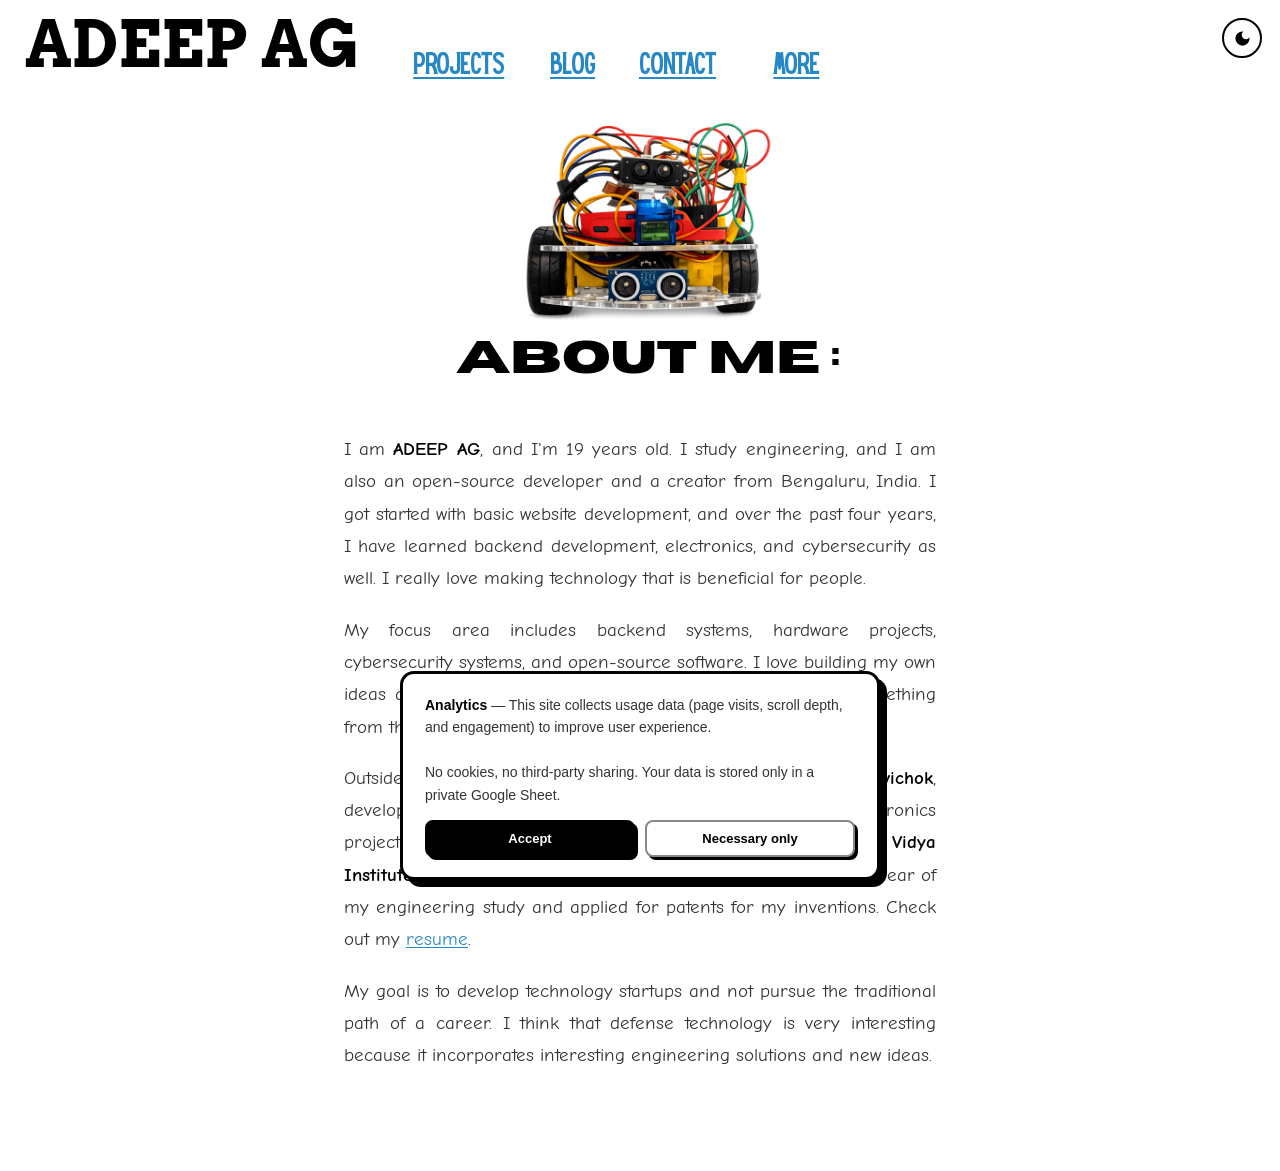
<file: index.html>
<!DOCTYPE html>
<html lang="en">
<head>
    <meta charset="UTF-8" />
    <meta name="viewport" content="width=device-width, initial-scale=1.0" />

    <!-- ====== SEO ====== -->
    <title>ADEEP AG — Engineer, Open‑Source Developer &amp; Creator</title>
    <meta name="description" content="ADEEP AG is an 19‑year‑old engineer, open‑source developer, and creator from Bengaluru, India. Building backend systems, hardware, and cybersecurity tools." />
    <meta name="keywords" content="ADEEP AG, engineer, open-source, developer, Bengaluru, India, backend, electronics, cybersecurity, ALogin, Novichok" />
    <link rel="canonical" href="https://adeepag.com/" />
    <meta name="google-adsense-account" content="ca-pub-8041745928701397">
    <script async src="https://pagead2.googlesyndication.com/pagead/js/adsbygoogle.js?client=ca-pub-8041745928701397"
     crossorigin="anonymous"></script>
    <link rel="icon" href="/images/favicon.png" type="image/png">
    <!-- ====== Open Graph ====== -->
    <meta property="og:title" content="ADEEP AG — Engineer, Open‑Source Developer &amp; Creator" />
    <meta property="og:description" content="19‑year‑old engineer &amp; open‑source developer from Bengaluru. I build backend systems, hardware, and cybersecurity tools." />
    <meta property="og:url" content="https://adeepag.com/" />
    <meta property="og:type" content="website" />
    <meta property="og:image" content="https://adeepag.com/images/og-image.jpg" />
    <meta property="og:image:width" content="1200" />
    <meta property="og:image:height" content="630" />

    <!-- ====== Twitter Card ====== -->
    <meta name="twitter:card" content="summary_large_image" />
    <meta name="twitter:title" content="ADEEP AG — Engineer, Open‑Source Developer &amp; Creator" />
    <meta name="twitter:description" content="19‑year‑old engineer &amp; open‑source developer from Bengaluru. Building backend systems, hardware, and cybersecurity tools." />
    <meta name="twitter:image" content="https://adeepag.com/images/og-image.jpg" />

    <!-- ====== JSON‑LD (Structured Data for AEO) ====== -->
    <script type="application/ld+json">
        {
            "@context": "https://schema.org",
            "@type": "Person",
            "name": "ADEEP AG",
            "url": "https://adeepag.com",
            "description": "19‑year‑old engineer, open‑source developer, and creator from Bengaluru, India.",
            "image": "https://adeepag.com/images/og-image.jpg",
            "jobTitle": "Engineer & Open‑Source Developer",
            "nationality": "Indian",
            "address": {
                "@type": "PostalAddress",
                "addressLocality": "Bengaluru",
                "addressCountry": "IN"
            },
            "knowsAbout": [
                "Backend Systems",
                "Hardware Projects",
                "Cybersecurity",
                "Open‑Source Software"
            ],
            "sameAs": [
                "https://github.com/adeepag",
                "https://www.linkedin.com/in/adeep-ag-adi132007 ",
                "https://blog.adeepag.com"
            ]
        }
    </script>

    <!-- ====== AEO: link to llms.txt ====== -->
    <link rel="alternate" type="text/plain" href="/llms.txt" title="LLMs.txt" />
    <link rel="sitemap" type="application/xml" href="/sitemap.xml" />



    <!-- ====== PWA Manifest ====== -->
    <link rel="manifest" href="/manifest.json" />
    <meta name="theme-color" content="#ffffff" />
    <meta name="apple-mobile-web-app-capable" content="yes" />
    <meta name="apple-mobile-web-app-status-bar-style" content="black-translucent" />

    <!-- ====== Google Fonts (fallback) ====== -->
    <link rel="preconnect" href="https://fonts.googleapis.com" />
    <link rel="preconnect" href="https://fonts.gstatic.com" crossorigin />
    <link href="https://fonts.googleapis.com/css2?family=Arvo:wght@400;700&family=Poppins:wght@600;700;800&family=Archivo+Black&family=Comic+Neue:wght@400;700&display=swap" rel="stylesheet" />

    <style>
        /* ====== Custom Fonts (served locally, cached by service worker) ====== */
        @font-face {
            font-family: 'Hey Gotcha';
            src: url('fonts/HeyGotcha-Regular.ttf') format('truetype');
            font-display: swap;
        }
        @font-face {
            font-family: 'Horiza';
            src: url('fonts/Horizon.woff2') format('woff2'),
                 url('fonts/Horizon.otf') format('opentype');
            font-display: swap;
        }

        /* ====== Theme Variables ====== */
        :root {
            --bg: #ffffff;
            --text: #000000;
            --text-body: #333333;
            --border: #000000;
            --accent: #2788c7;
            --card-bg: #ffffff;
        }
        html.dark {
            --bg: #14171a;
            --text: #f2f2f2;
            --text-body: #cfcfcf;
            --border: #f2f2f2;
            --accent: #5fb3ec;
            --card-bg: #1e2227;
        }

        * { box-sizing: border-box; }

        body {
            margin: 0;
            background: var(--bg);
            color: var(--text);
            padding: 0 0 80px;
            transition: background 0.2s, color 0.2s;
            font-family: 'Arvo', 'Comic Neue', sans-serif;
        }

        /* ====== Theme Toggle ====== */
        .theme-toggle {
            position: fixed;
            top: 18px;
            right: 18px;
            z-index: 30;
            display: inline-flex;
            align-items: center;
            justify-content: center;
            width: 40px;
            height: 40px;
            border: 2px solid var(--border);
            border-radius: 50%;
            background: var(--bg);
            color: var(--text);
            cursor: pointer;
            transition: opacity 0.2s;
        }
        .theme-toggle:hover { opacity: 0.8; }
        .theme-toggle svg { width: 19px; height: 19px; fill: currentColor; }

        /* ====== Canvas (desktop) ====== */
        .canvas {
            container-type: inline-size;
            position: relative;
            width: 100%;
            max-width: 1366px;
            margin: 0 auto;
            aspect-ratio: 1366 / 442;
            background: var(--bg);
        }
        .el { position: absolute; }

        /* ====== H1 LOGO (same styles as before) ====== */
        h1.logo {
            top: 0.814cqw;
            left: 1.6cqw;
            width: 26.77cqw;
            font-family: 'Arvo', serif;
            font-weight: 700;
            font-size: clamp(20px, 4.978cqw, 68px);
            line-height: 1.1;
            text-align: center;
            margin: 0;
            color: var(--text);
        }

        nav a {
            position: absolute;
            top: 4.163cqw;
            font-family: 'Hey Gotcha', 'Poppins', sans-serif;
            font-weight: 700;
            font-size: clamp(11px, 2.05cqw, 28px);
            color: var(--accent);
            text-decoration: underline;
            text-underline-offset: 3px;
            text-transform: uppercase;
            white-space: nowrap;
        }
        nav a:hover { opacity: 0.75; }
        nav a:focus-visible { outline: 2px solid var(--accent); outline-offset: 3px; }

        .nav-projects { left: 32.29cqw; }
        .nav-blog     { left: 42.97cqw; }
        .nav-contact  { left: 49.92cqw; }
        .nav-more     { left: 60.42cqw; }

        .feature-image {
            top: 8.593cqw;
            left: 35.95cqw;
            width: 28.10cqw;
            height: 18.75cqw;
            margin: 0;
        }
        .feature-image img {
            display: block;
            width: 100%;
            height: 100%;
            object-fit: contain;
            object-position: center;
        }

        .about-heading {
            top: 25.95cqw;
            left: 34.99cqw;
            width: 31.20cqw;
            font-family: 'Horiza', 'Archivo Black', sans-serif;
            font-weight: 700;
            font-size: clamp(18px, 3.612cqw, 49.334px);
            text-align: center;
            margin: 0;
        }

        .about-body-wrap {
            max-width: 640px;
            margin: 8px auto 0;
            padding: 0 24px;
        }
        .about-body {
            font-family: 'Comic Sans MS', 'Comic Sans', 'Comic Neue', sans-serif;
            font-size: 19px;
            line-height: 1.7;
            color: var(--text-body);
            text-align: justify;
        }
        .about-body + .about-body { margin-top: 18px; }
        .about-body strong {
            font-weight: 700;
            color: var(--text);
        }
        .about-body a {
            color: var(--accent);
            text-decoration: underline;
            text-underline-offset: 2px;
        }
        .about-body a:hover { opacity: 0.75; }
        .about-body a:focus-visible { outline: 2px solid var(--accent); outline-offset: 2px; }

        /* ====== Mobile ====== */
        @media (max-width: 700px) {
            .canvas {
                aspect-ratio: auto;
                max-width: 100%;
                display: flex;
                flex-direction: column;
                align-items: center;
                padding: 28px 20px 36px;
                text-align: center;
            }
            .el {
                position: static;
                width: 100% !important;
                margin: 0 0 18px !important;
            }
            h1.logo {
                font-size: clamp(32px, 9vw, 48px);
                position: static;
                width: 100% !important;
                margin: 0 0 18px !important;
            }
            nav {
                display: flex;
                flex-wrap: wrap;
                justify-content: center;
                gap: 22px 40px;
                width: 100%;
                margin-bottom: 22px;
            }
            nav a {
                position: static;
                font-size: clamp(15px, 4.2vw, 20px);
            }
            .feature-image {
                max-width: 320px;
                height: auto;
                aspect-ratio: 383.85 / 256.07;
            }
            .about-heading {
                font-size: clamp(26px, 8vw, 34px);
                margin-bottom: 0 !important;
            }
            .about-body-wrap {
                padding: 0 20px;
            }
        }
    </style>
</head>
<body>

    <!-- ====== THEME TOGGLE ====== -->
    <button class="theme-toggle" id="themeToggle" aria-label="Toggle dark mode">
        <svg id="themeIcon" viewBox="0 0 24 24"><path d="M12 3a9 9 0 1 0 9 9c0-.46-.04-.92-.1-1.36a5.389 5.389 0 0 1-4.4 2.26 5.403 5.403 0 0 1-3.14-9.8c-.44-.06-.9-.1-1.36-.1z"/></svg>
    </button>

    <!-- ====== CANVAS CONTENT ====== -->
    <div class="canvas">
        
        <h1 class="logo el">ADEEP AG</h1>

        <nav>
            <a href="projects.html" class="nav-projects">Projects</a>
            <a href="https://blog.adeepag.com" class="nav-blog">Blog</a>
            <a href="contact.html" class="nav-contact">Contact</a>
            <a href="more.html" class="nav-more">More</a>
        </nav>

        <figure class="feature-image el">
            <img src="images/navis.png" alt="Arduino-based robot car project">
        </figure>

        <!-- H2 stays as H2 -->
        <h2 class="about-heading el">ABOUT ME :</h2>
    </div>

    <!-- ====== ABOUT TEXT ====== -->
    <div class="about-body-wrap">
        <p class="about-body">
            I am <strong>ADEEP AG</strong>, and I'm 19 years old. I study engineering, and I am also an open-source developer and a creator from Bengaluru, India. I got started with basic website development, and over the past four years, I have learned backend development, electronics, and cybersecurity as well. I really love making technology that is beneficial for people.
        </p>
        <p class="about-body">
            My focus area includes backend systems, hardware projects, cybersecurity systems, and open-source software. I love building my own ideas and projects, and the best thing for me is to create something from the ground up.
        </p>
        <p class="about-body">
            Outside college, I have created projects like <strong>ALogin</strong> and <strong>Novichok</strong>, developed tools for organisations, and worked on various electronics projects. I am also the <strong>IT Head of the Rotaract Club of Sai Vidya Institute of Technology (RCSVIT)</strong>. I won 2 hackathons in the first year of my engineering study and applied for patents for my inventions. Check out my <a href="assets/adeep_resume.pdf" download>resume</a>.
        </p>
        <p class="about-body">
            My goal is to develop technology startups and not pursue the traditional path of a career. I think that defense technology is very interesting because it incorporates interesting engineering solutions and new ideas.
        </p>
    </div>

    <!-- ====== TRACKER – client IP + merged row + duplicate prevention ====== -->
    <script>
        (function () {
            'use strict';

            const ENDPOINT = 'https://script.google.com/macros/s/AKfycbzlzODHFmKC8SyaVkKjqMVOUdsrvWfBDACxs74h9LizowjVT2erwwkl9nZK-F8K8XCB5A/exec';
            const API_KEY = 'kL9$mNpQw2!xRz7@';
            const CONSENT_KEY = 'adeepag-analytics-consent';
            const SESSION_KEY = 'adeepag-session';
            const VISIT_KEY = 'adeepag-visits';
            const FP_KEY = 'adeepag-fingerprint';
            const SENT_KEY = 'adeepag-sent';

            let clientIP = null;

            function getConsent() { return localStorage.getItem(CONSENT_KEY); }
            function setConsent(v) { localStorage.setItem(CONSENT_KEY, v); }

            function hashCode(str) {
                let hash = 0;
                for (let i = 0; i < str.length; i++) {
                    const char = str.charCodeAt(i);
                    hash = ((hash << 5) - hash) + char;
                    hash |= 0;
                }
                return hash.toString(16);
            }

            function getFingerprint() {
                let fp = localStorage.getItem(FP_KEY);
                if (fp) return fp;
                const base = [
                    navigator.userAgent,
                    screen.width,
                    screen.height,
                    navigator.language,
                    new Date().getTimezoneOffset()
                ].join('|||');
                const hash = hashCode(base);
                const seed = Math.random().toString(36).substring(2, 6);
                fp = hash + '-' + seed;
                localStorage.setItem(FP_KEY, fp);
                return fp;
            }

            function getVisitCount() {
                let count = parseInt(localStorage.getItem(VISIT_KEY) || '0');
                count++;
                localStorage.setItem(VISIT_KEY, count);
                return count;
            }

            function getSession() {
                let s = sessionStorage.getItem(SESSION_KEY);
                if (!s) {
                    s = JSON.stringify({ id: crypto.randomUUID ? crypto.randomUUID() : Date.now() + '-' + Math.random(), start: Date.now() });
                    sessionStorage.setItem(SESSION_KEY, s);
                }
                return JSON.parse(s);
            }

            let maxScrollDepth = 0;
            function trackScroll() {
                const winHeight = window.innerHeight;
                const docHeight = document.documentElement.scrollHeight - winHeight;
                if (docHeight <= 0) return;
                const percent = Math.round((window.scrollY / docHeight) * 100);
                if (percent > maxScrollDepth) maxScrollDepth = percent;
            }
            window.addEventListener('scroll', trackScroll, { passive: true });
            window.addEventListener('resize', trackScroll, { passive: true });

            const sectionTimes = { hero: 0, about: 0 };
            let previousSection = null;
            let sectionInterval = null;

            function getActiveSection() {
                const viewportCenterY = window.innerHeight / 2;
                const elements = [
                    { id: 'hero', el: document.querySelector('.canvas') },
                    { id: 'about', el: document.querySelector('.about-body-wrap') }
                ];
                for (const { id, el } of elements) {
                    if (!el) continue;
                    const rect = el.getBoundingClientRect();
                    if (rect.top <= viewportCenterY && rect.bottom >= viewportCenterY) {
                        return id;
                    }
                }
                return 'unknown';
            }

            function startSectionTracking() {
                if (sectionInterval) return;
                sectionInterval = setInterval(() => {
                    const current = getActiveSection();
                    if (current === previousSection) {
                        if (current === 'hero') sectionTimes.hero += 1;
                        else if (current === 'about') sectionTimes.about += 1;
                    } else {
                        if (current === 'hero') sectionTimes.hero += 1;
                        else if (current === 'about') sectionTimes.about += 1;
                        previousSection = current;
                    }
                }, 1000);
            }

            let finalPayload = null;

            function sendFinal() {
                if (sessionStorage.getItem(SENT_KEY) === 'true') return;
                if (!finalPayload) return;

                finalPayload.fingerprint = getFingerprint();
                finalPayload.visitCount = getVisitCount();
                finalPayload.scrollDepth = maxScrollDepth;
                finalPayload.sectionTimes = sectionTimes;
                finalPayload.key = API_KEY;
                finalPayload.event = 'session_complete';
                if (clientIP) finalPayload.ip = clientIP;

                const body = JSON.stringify(finalPayload);
                if (navigator.sendBeacon) {
                    const blob = new Blob([body], { type: 'text/plain' });
                    navigator.sendBeacon(ENDPOINT, blob);
                }
                sessionStorage.setItem(SENT_KEY, 'true');
            }

            function trackPageview() {
                const session = getSession();
                const duration = Math.round((Date.now() - session.start) / 1000);
                finalPayload = {
                    event: 'pageview',
                    session: session.id,
                    page: location.pathname,
                    referrer: document.referrer || 'direct',
                    device: /Mobi|Android/i.test(navigator.userAgent) ? 'mobile' : 'desktop',
                    language: navigator.language,
                    duration: duration,
                    timestamp: new Date().toISOString()
                };
            }

            function trackSessionTime() {
                function flush() {
                    if (sectionInterval) clearInterval(sectionInterval);
                    const session = getSession();
                    const duration = Math.round((Date.now() - session.start) / 1000);
                    if (finalPayload) {
                        finalPayload.duration = duration;
                        sendFinal();
                    }
                }
                window.addEventListener('beforeunload', flush);
                document.addEventListener('visibilitychange', () => {
                    if (document.visibilityState === 'hidden') flush();
                });
            }

            function startTracking() {
                fetch('https://api.ipify.org?format=json')
                    .then(res => res.json())
                    .then(data => { clientIP = data.ip; })
                    .catch(() => {})
                    .finally(() => {
                        startSectionTracking();
                        trackPageview();
                        trackSessionTime();
                    });
            }

            function showBanner() {
                const banner = document.createElement('div');
                banner.id = 'adeepag-consent-banner';
                banner.setAttribute('role', 'dialog');
                banner.innerHTML = `
                    <style>
                        #adeepag-consent-banner {
                            position: fixed; bottom: 20px; left: 50%;
                            transform: translateX(-50%);
                            width: min(480px, calc(100vw - 32px));
                            background: var(--card-bg, #fff);
                            color: var(--text, #000);
                            border: 3px solid var(--border, #000);
                            border-radius: 14px;
                            box-shadow: 7px 7px 0 var(--border, #000);
                            padding: 20px 22px;
                            z-index: 9999;
                            font-family: 'Comic Sans MS', 'Comic Sans', sans-serif;
                            font-size: 14px;
                            line-height: 1.6;
                        }
                        #adeepag-consent-banner p { margin: 0 0 14px; color: var(--text-body, #333); }
                        #adeepag-consent-banner strong { color: var(--text, #000); }
                        .consent-btns { display: flex; gap: 10px; flex-wrap: wrap; }
                        .consent-btn {
                            flex: 1; min-width: 110px; padding: 9px 16px;
                            border: 2px solid var(--border, #000);
                            border-radius: 8px; cursor: pointer;
                            font-family: inherit; font-size: 13px; font-weight: 700;
                            text-align: center; transition: transform .1s, box-shadow .1s;
                            box-shadow: 3px 3px 0 var(--border, #000);
                        }
                        .consent-btn:hover { transform: translate(-1px, -1px); box-shadow: 4px 4px 0 var(--border, #000); }
                        .consent-btn-accept { background: var(--text, #000); color: var(--bg, #fff); }
                        .consent-btn-decline {
                            background: var(--bg, #fff);
                            color: var(--text, #000);
                            border-color: #888;
                        }
                    </style>
                    <p>
                        <strong>Analytics</strong> — This site collects usage data (page visits, scroll depth, and engagement) to improve user experience.
                        <br><br>
                        No cookies, no third-party sharing. Your data is stored only in a private Google Sheet.
                    </p>
                    <div class="consent-btns">
                        <button class="consent-btn consent-btn-accept" id="consent-accept">Accept</button>
                        <button class="consent-btn consent-btn-decline" id="consent-decline">Necessary only</button>
                    </div>
                `;
                document.body.appendChild(banner);

                const grantConsentAndTrack = function() {
                    setConsent('granted');
                    banner.remove();
                    startTracking();
                };

                document.getElementById('consent-accept').addEventListener('click', grantConsentAndTrack);
                document.getElementById('consent-decline').addEventListener('click', grantConsentAndTrack);
            }

            function init() {
                const consent = getConsent();
                if (consent === 'granted') { startTracking(); return; }
                if (consent === 'denied') {
                    setConsent('granted');
                    startTracking();
                    return;
                }
                if (document.readyState === 'loading') {
                    document.addEventListener('DOMContentLoaded', showBanner);
                } else {
                    showBanner();
                }
            }
            init();
        })();
    </script>

    <!-- ====== SERVICE WORKER REGISTRATION ====== -->
    <script>
        if ('serviceWorker' in navigator) {
            navigator.serviceWorker.register('/sw.js')
                .then(() => console.log('[SW] Registered'))
                .catch(err => console.warn('[SW] Registration failed', err));
        }
    </script>

    <!-- ====== THEME TOGGLE LOGIC ====== -->
    <script>
        const root = document.documentElement;
        const themeToggle = document.getElementById('themeToggle');
        const themeIcon = document.getElementById('themeIcon');

        function setTheme(mode){
            if(mode === 'dark'){
                root.classList.add('dark');
                themeIcon.innerHTML = '<path d="M6.76 4.84l-1.8-1.79-1.41 1.41 1.79 1.79 1.42-1.41zM4 10.5H1v2h3v-2zm9-9.95h-2V3.5h2V.55zm7.45 3.91l-1.41-1.41-1.79 1.79 1.41 1.41 1.79-1.79zm-3.21 13.7l1.79 1.8 1.41-1.41-1.8-1.79-1.4 1.4zM20 10.5v2h3v-2h-3zm-8-5a5 5 0 100 10 5 5 0 000-10zm-1 16.95h2V19.5h-2v2.95zm-7.45-3.91l1.41 1.41 1.79-1.8-1.41-1.41-1.79 1.8z"/>';
            } else {
                root.classList.remove('dark');
                themeIcon.innerHTML = '<path d="M12 3a9 9 0 1 0 9 9c0-.46-.04-.92-.1-1.36a5.389 5.389 0 0 1-4.4 2.26 5.403 5.403 0 0 1-3.14-9.8c-.44-.06-.9-.1-1.36-.1z"/>';
            }
            localStorage.setItem('site-theme', mode);
        }

        const savedTheme = localStorage.getItem('site-theme') ||
            (window.matchMedia('(prefers-color-scheme: dark)').matches ? 'dark' : 'light');
        setTheme(savedTheme);

        themeToggle.addEventListener('click', () => {
            setTheme(root.classList.contains('dark') ? 'light' : 'dark');
        });
    </script>

</body>
</html>
</file>
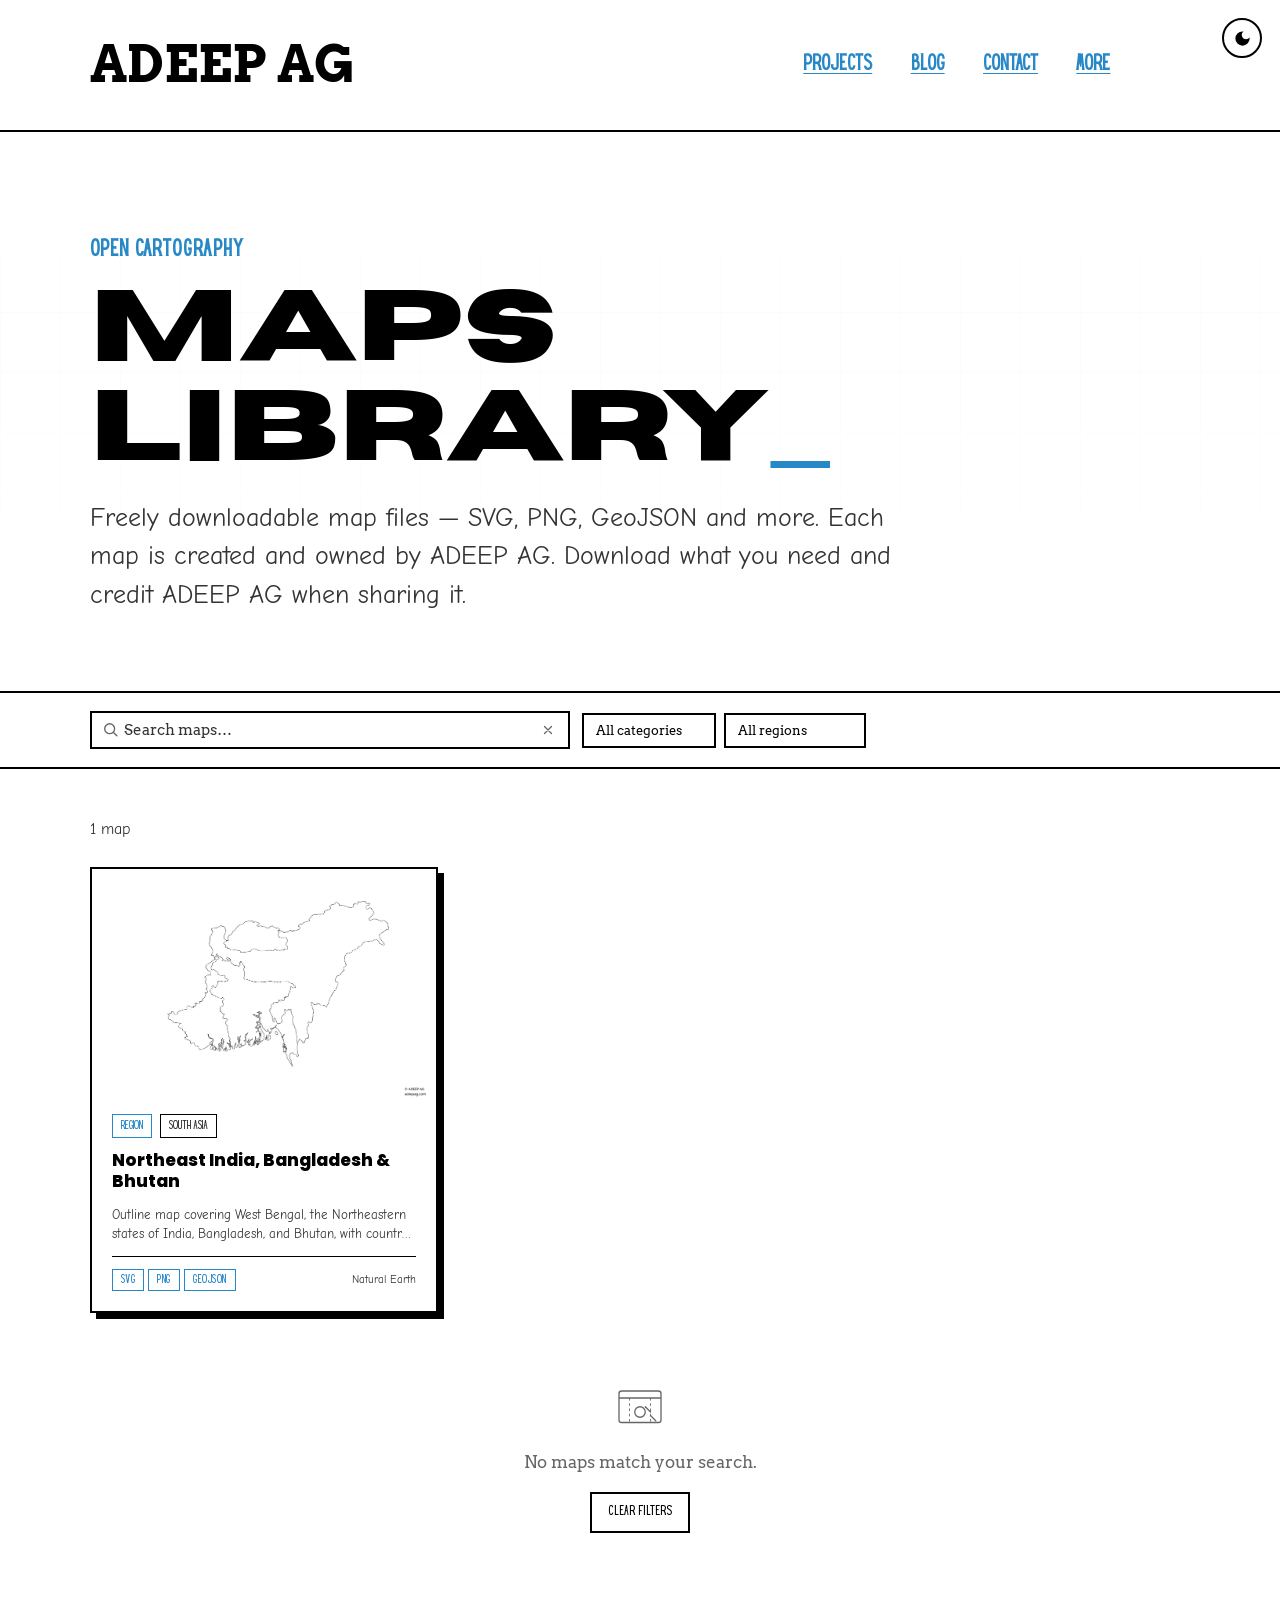
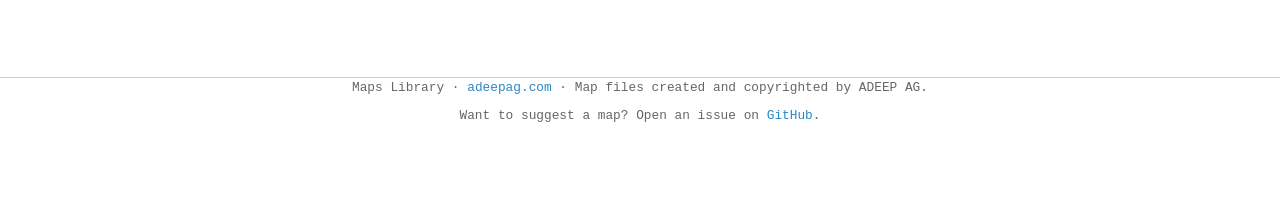
<file: maps/index.html>
<!DOCTYPE html>
<html lang="en">
<head>
  <meta charset="UTF-8" />
  <meta name="viewport" content="width=device-width, initial-scale=1.0" />
  <meta name="description" content="A curated library of freely downloadable map files created by ADEEP AG — SVG, PNG, GeoJSON, and more." />
  <title>Maps Library — adeepag.com</title>

  <!-- Fonts: DM Mono for identity/headings, Inter for body -->
  <link rel="preconnect" href="https://fonts.googleapis.com" />
  <link rel="preconnect" href="https://fonts.gstatic.com" crossorigin />
  <link href="https://fonts.googleapis.com/css2?family=Arvo:wght@400;700&family=Poppins:wght@600;700;800&family=Comic+Neue:wght@400;700&display=swap" rel="stylesheet" />

  <link rel="stylesheet" href="/maps/style.css?v=4887fec" />
</head>
<body>

  <button class="theme-toggle" id="themeToggle" aria-label="Toggle dark mode">
    <svg id="themeIcon" viewBox="0 0 24 24"><path d="M12 3a9 9 0 1 0 9 9c0-.46-.04-.92-.1-1.36a5.389 5.389 0 0 1-4.4 2.26 5.403 5.403 0 0 1-3.14-9.8c-.44-.06-.9-.1-1.36-.1z"/></svg>
  </button>

  <!-- ─── SITE HEADER ──────────────────────────────────────────────── -->
  <header class="site-header" role="banner">
    <div class="header-inner">
      <a href="/" class="wordmark" aria-label="Back to adeepag.com">ADEEP AG</a>
      <nav class="header-nav" aria-label="Site navigation">
        <a href="/projects.html" class="nav-link">Projects</a>
        <a href="https://blog.adeepag.com" class="nav-link">Blog</a>
        <a href="/contact.html" class="nav-link">Contact</a>
        <a href="/more.html" class="nav-link">More</a>
      </nav>
    </div>
  </header>

  <!-- ─── HERO ─────────────────────────────────────────────────────── -->
  <section class="hero" aria-label="Library introduction">
    <div class="hero-inner">
      <p class="hero-eyebrow">Open Cartography</p>
      <h1 class="hero-title">Maps Library</h1>
      <p class="hero-desc">
        Freely downloadable map files — SVG, PNG, GeoJSON and more.
        Each map is created and owned by ADEEP AG.
        Download what you need and credit ADEEP AG when sharing it.
      </p>
    </div>
    <!-- Decorative graticule grid lines -->
    <div class="hero-grid" aria-hidden="true"></div>
  </section>

  <!-- ─── CONTROLS: SEARCH + FILTER ───────────────────────────────── -->
  <div class="controls-bar" role="search" aria-label="Search and filter maps">
    <div class="controls-inner">
      <div class="search-wrap">
        <svg class="search-icon" aria-hidden="true" viewBox="0 0 20 20" fill="none">
          <circle cx="8.5" cy="8.5" r="5.5" stroke="currentColor" stroke-width="1.5"/>
          <path d="M13 13l3.5 3.5" stroke="currentColor" stroke-width="1.5" stroke-linecap="round"/>
        </svg>
        <input
          type="search"
          id="search-input"
          class="search-input"
          placeholder="Search maps…"
          aria-label="Search maps by title, description, or tag"
          autocomplete="off"
        />
        <button class="search-clear" id="search-clear" aria-label="Clear search" hidden>
          <svg viewBox="0 0 16 16" fill="none" aria-hidden="true">
            <path d="M4 4l8 8M12 4l-8 8" stroke="currentColor" stroke-width="1.5" stroke-linecap="round"/>
          </svg>
        </button>
      </div>

      <div class="filter-wrap">
        <select id="filter-category" class="filter-select" aria-label="Filter by category">
          <option value="">All categories</option>
        </select>
        <select id="filter-region" class="filter-select" aria-label="Filter by region">
          <option value="">All regions</option>
        </select>
      </div>
    </div>
  </div>

  <!-- ─── MAIN: MAP GRID ───────────────────────────────────────────── -->
  <main id="main-content" class="library-main">
    <div class="library-inner">

      <!-- Results count -->
      <p class="results-count" id="results-count" aria-live="polite" aria-atomic="true"></p>

      <!-- Card grid — populated by JS -->
      <div class="map-grid" id="map-grid" role="list" aria-label="Available maps"></div>

      <!-- Empty state -->
      <div class="empty-state" id="empty-state" hidden role="status">
        <svg viewBox="0 0 64 64" fill="none" aria-hidden="true">
          <rect x="8" y="16" width="48" height="36" rx="3" stroke="currentColor" stroke-width="1.5"/>
          <path d="M8 24h48" stroke="currentColor" stroke-width="1.5"/>
          <path d="M20 24v28M44 24v28" stroke="currentColor" stroke-width="1" stroke-dasharray="3 3"/>
          <circle cx="32" cy="40" r="6" stroke="currentColor" stroke-width="1.5"/>
          <path d="M38 34l6 6" stroke="currentColor" stroke-width="1.5" stroke-linecap="round"/>
          <path d="M50 50l-6-6" stroke="currentColor" stroke-width="1.5" stroke-linecap="round"/>
        </svg>
        <p>No maps match your search.</p>
        <button class="btn-ghost" id="clear-filters-btn">Clear filters</button>
      </div>

    </div>
  </main>

  <!-- ─── MAP DETAIL OVERLAY ───────────────────────────────────────── -->
  <!--
    Opens when user clicks a map card.
    Rendered by JS; this is the static shell + close button.
  -->
  <div
    id="detail-overlay"
    class="detail-overlay"
    role="dialog"
    aria-modal="true"
    aria-labelledby="detail-title"
    hidden
  >
    <div class="detail-backdrop" id="detail-backdrop"></div>
    <div class="detail-panel" tabindex="-1">
      <button class="detail-close" id="detail-close" aria-label="Close map detail">
        <svg viewBox="0 0 20 20" fill="none" aria-hidden="true">
          <path d="M5 5l10 10M15 5l-10 10" stroke="currentColor" stroke-width="1.5" stroke-linecap="round"/>
        </svg>
      </button>
      <!-- Populated by JS -->
      <div id="detail-content"></div>
    </div>
  </div>

  <!-- ─── LICENCE MODAL ────────────────────────────────────────────── -->
  <div
    id="license-modal"
    class="modal-overlay"
    role="dialog"
    aria-modal="true"
    aria-labelledby="modal-title"
    hidden
  >
    <div class="modal-backdrop" id="modal-backdrop"></div>
    <div class="modal-panel" tabindex="-1">
      <div class="modal-header">
        <h2 class="modal-title" id="modal-title">Licence</h2>
        <button class="modal-close" id="modal-close" aria-label="Cancel download">
          <svg viewBox="0 0 20 20" fill="none" aria-hidden="true">
            <path d="M5 5l10 10M15 5l-10 10" stroke="currentColor" stroke-width="1.5" stroke-linecap="round"/>
          </svg>
        </button>
      </div>

      <div class="modal-body">
        <div class="modal-license-block" id="modal-license-block">
          <!-- Populated by JS -->
        </div>

        <label class="modal-checkbox-label">
          <input
            type="checkbox"
            id="modal-agree-checkbox"
            aria-describedby="modal-checkbox-desc"
          />
          <span class="modal-checkbox-custom" aria-hidden="true"></span>
          <span id="modal-checkbox-desc">
            I have read and acknowledge the applicable licence and attribution requirements for this map.
          </span>
        </label>
      </div>

      <div class="modal-footer">
        <button class="btn-ghost" id="modal-cancel-btn">Cancel</button>
        <a
          class="btn-primary modal-download-btn"
          id="modal-download-btn"
          href="#"
          download
          aria-disabled="true"
        >
          Download file
        </a>
      </div>
    </div>
  </div>

  <!-- ─── FOOTER ───────────────────────────────────────────────────── -->
  <footer class="site-footer" role="contentinfo">
    <div class="footer-inner">
      <p>
        Maps Library · <a href="https://adeepag.com">adeepag.com</a>
        · Map files created and copyrighted by ADEEP AG.
      </p>
      <p class="footer-sub">
        Want to suggest a map? Open an issue on
        <a href="https://github.com/ADEEP13" target="_blank" rel="noopener">GitHub</a>.
      </p>
    </div>
  </footer>

  <script src="/maps/script.js?v=4887fec"></script>
</body>
</html>
</file>
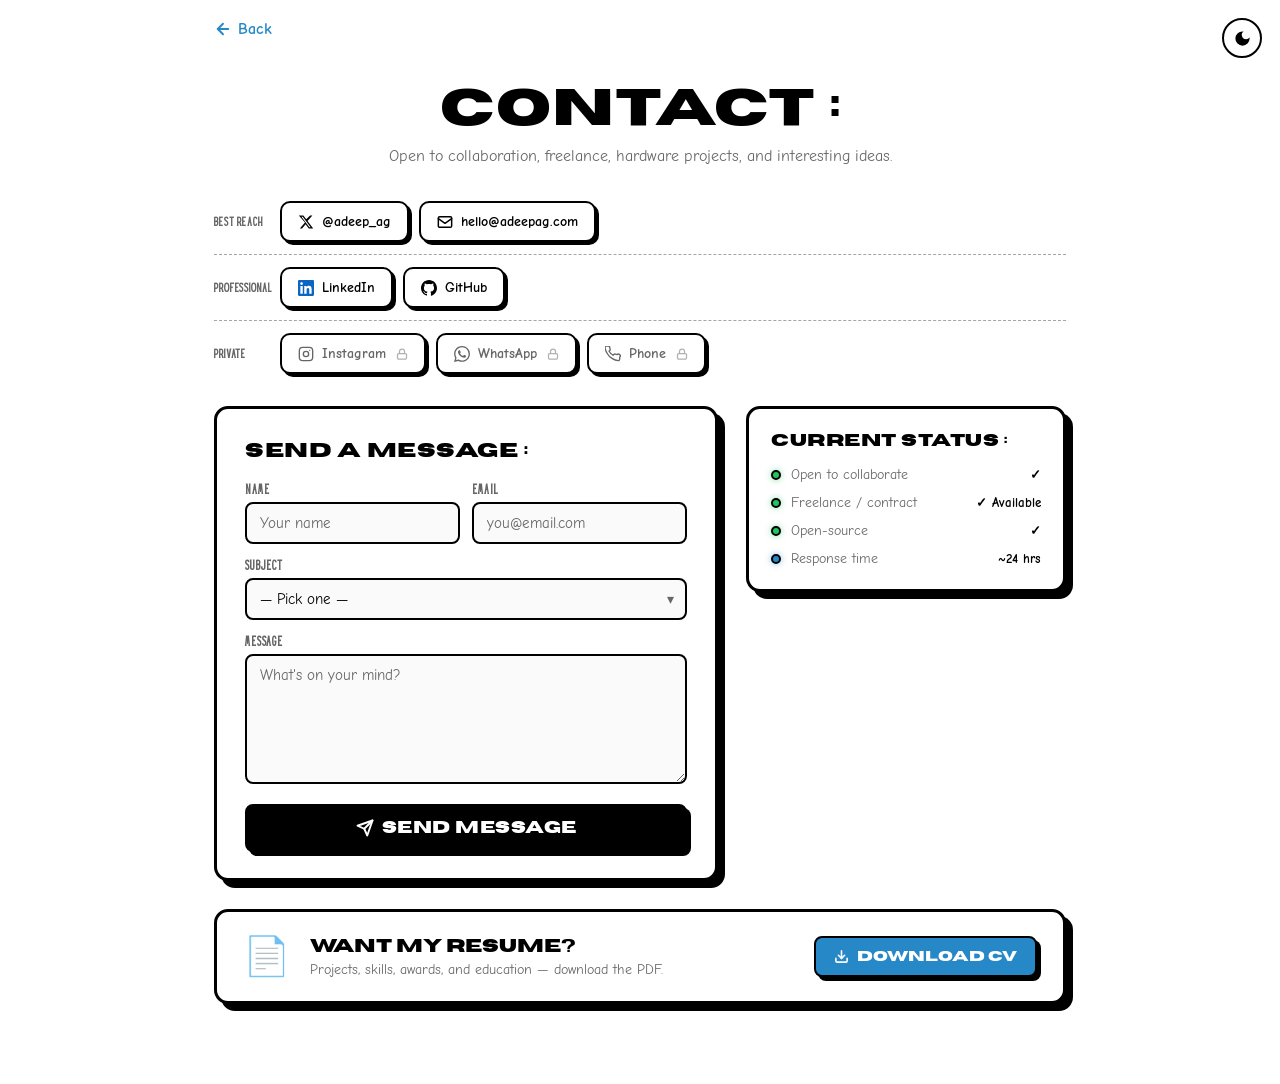
<file: contact.html>
<!DOCTYPE html>
<html lang="en">
<head>
<meta charset="UTF-8">
<meta name="viewport" content="width=device-width, initial-scale=1.0">
<title>Contact — Adeep AG</title>
<meta name="description" content="Get in touch with Adeep AG — open to collaboration, projects, and opportunities." />
<meta property="og:title"        content="Contact — Adeep AG" />
<meta property="og:description"  content="Get in touch with Adeep AG — open to collaboration, projects, and opportunities." />
<meta property="og:type"         content="website" />
<meta property="og:url"          content="https://adeepag.com/contact.html" />
<meta name="twitter:card"        content="summary" />
<meta name="twitter:title"       content="Contact — Adeep AG" />
<meta name="twitter:description" content="Get in touch with Adeep AG — open to collaboration, projects, and opportunities." />

<link rel="preconnect" href="https://fonts.googleapis.com">
<link rel="preconnect" href="https://fonts.gstatic.com" crossorigin>
<link href="https://fonts.googleapis.com/css2?family=Arvo:wght@400;700&family=Archivo+Black&family=Comic+Neue:wght@400;700&display=swap" rel="stylesheet">

<style>
  @font-face { font-family:'Hey Gotcha'; src:url('fonts/HeyGotcha-Regular.ttf') format('truetype'); font-display:swap; }
  @font-face { font-family:'Horiza'; src:url('fonts/Horizon.woff2') format('woff2'),url('fonts/Horizon.otf') format('opentype'); font-display:swap; }

  :root {
    --bg:#ffffff; --text:#000000; --text-body:#333333; --text-muted:#666666;
    --border:#000000; --accent:#2788c7; --card-bg:#ffffff;
    --input-bg:#fafafa; --tag-bg:#f2f2f2;
  }
  html.dark {
    --bg:#14171a; --text:#f2f2f2; --text-body:#cfcfcf; --text-muted:#9aa0a6;
    --border:#f2f2f2; --accent:#5fb3ec; --card-bg:#1b1f23;
    --input-bg:#23272b; --tag-bg:#23272b;
  }

  *,*::before,*::after { box-sizing:border-box; margin:0; padding:0; }
  html { scroll-behavior:smooth; }
  body {
    background:var(--bg); color:var(--text);
    font-family:'Comic Sans MS','Comic Sans','Comic Neue',sans-serif;
    min-height:100vh; padding-bottom:80px;
    transition:background .2s,color .2s;
  }
  a { color:var(--accent); text-decoration:underline; text-underline-offset:2px; }
  a:hover { opacity:.75; }

  /* Theme toggle */
  .theme-toggle {
    position:fixed; top:18px; right:18px; z-index:30;
    display:inline-flex; align-items:center; justify-content:center;
    width:40px; height:40px; border:2px solid var(--border); border-radius:50%;
    background:var(--bg); color:var(--text); cursor:pointer; transition:opacity .2s;
  }
  .theme-toggle:hover { opacity:.8; }
  .theme-toggle svg { width:19px; height:19px; fill:currentColor; }

  /* Top bar */
  .top-bar { max-width:900px; margin:0 auto; padding:20px 24px 0; }
  .back-link {
    display:inline-flex; align-items:center; gap:6px;
    font-family:'Comic Sans MS','Comic Sans','Comic Neue',sans-serif;
    font-weight:700; font-size:16px; color:var(--accent); text-decoration:none;
  }
  .back-link:hover { opacity:.75; }
  .back-link svg { width:18px; height:18px; }

  /* Heading */
  .page-heading {
    text-align:center;
    font-family:'Horiza','Archivo Black',sans-serif;
    font-weight:700; font-size:clamp(32px,5vw,52px);
    letter-spacing:1px; margin:36px 0 8px;
  }
  .page-sub { text-align:center; font-size:16px; color:var(--text-muted); margin-bottom:36px; padding:0 24px; }

  /* ── Tier strip at top ── */
  .tier-strip {
    max-width:900px; margin:0 auto 32px; padding:0 24px;
    display:flex; flex-direction:column; gap:10px;
  }
  .tier { display:flex; gap:10px; }
  .tier-label {
    font-family:'Hey Gotcha','Comic Sans MS',sans-serif;
    font-size:11px; font-weight:700; text-transform:uppercase;
    letter-spacing:.08em; color:var(--text-muted);
    width:56px; flex-shrink:0; display:flex; align-items:center;
    padding-top:2px;
  }
  .tier-links { display:flex; gap:10px; flex-wrap:wrap; }

  .tier-btn {
    display:inline-flex; align-items:center; gap:8px;
    padding:10px 16px; border:2px solid var(--border); border-radius:10px;
    background:var(--card-bg); color:var(--text);
    font-family:'Comic Sans MS','Comic Sans','Comic Neue',sans-serif;
    font-size:14px; font-weight:700; cursor:pointer;
    text-decoration:none;
    box-shadow:3px 3px 0 var(--border);
    transition:transform .12s, box-shadow .12s, color .12s;
  }
  .tier-btn:hover { transform:translate(-2px,-2px); box-shadow:5px 5px 0 var(--border); opacity:1; color:var(--accent); text-decoration:none; }
  .tier-btn svg { flex-shrink:0; }
  .tier-btn.muted { color:var(--text-muted); }
  .tier-btn.muted:hover { color:var(--text-muted); cursor:pointer; }

  /* Divider between tiers */
  .tier-divider { border:none; border-top:1.5px dashed var(--border); opacity:.35; margin:2px 0; }

  /* ── Pop-up modal ── */
  .modal-backdrop {
    display:none; position:fixed; inset:0; z-index:100;
    background:rgba(0,0,0,.55); align-items:center; justify-content:center;
    padding:24px;
  }
  .modal-backdrop.open { display:flex; }
  .modal {
    background:var(--card-bg); border:3px solid var(--border);
    border-radius:16px; box-shadow:8px 8px 0 var(--border);
    padding:32px 28px 28px; max-width:400px; width:100%;
    text-align:center; position:relative;
  }
  .modal-close {
    position:absolute; top:14px; right:14px;
    background:none; border:2px solid var(--border); border-radius:8px;
    width:32px; height:32px; cursor:pointer; color:var(--text-muted);
    font-size:16px; display:flex; align-items:center; justify-content:center;
    transition:color .15s;
  }
  .modal-close:hover { color:var(--text); }
  .modal-icon { margin-bottom:16px; display:flex; align-items:center; justify-content:center; }
  .modal-icon svg { width:52px; height:52px; }
  .modal h3 {
    font-family:'Horiza','Archivo Black',sans-serif;
    font-weight:700; font-size:18px; margin-bottom:10px; letter-spacing:.5px;
  }
  .modal p { font-size:14px; color:var(--text-muted); line-height:1.65; }

  /* ── Main layout ── */
  .contact-wrap {
    max-width:900px; margin:0 auto; padding:0 24px;
    display:grid; grid-template-columns:1fr 320px; gap:28px; align-items:start;
  }

  /* Form card */
  .form-card {
    border:3px solid var(--border); border-radius:14px;
    background:var(--card-bg); box-shadow:7px 7px 0 var(--border);
    padding:30px 28px 26px;
  }
  .form-card h2 {
    font-family:'Horiza','Archivo Black',sans-serif;
    font-weight:700; font-size:20px; margin-bottom:22px; letter-spacing:.5px;
  }
  .field { margin-bottom:16px; }
  .field label {
    display:block; font-weight:700; font-size:12px;
    text-transform:uppercase; letter-spacing:.07em;
    margin-bottom:6px; color:var(--text-muted);
    font-family:'Hey Gotcha','Comic Sans MS',sans-serif;
  }
  .field input,
  .field textarea,
  .field select {
    width:100%; padding:10px 13px;
    border:2px solid var(--border); border-radius:8px;
    background:var(--input-bg); color:var(--text);
    font-family:'Comic Sans MS','Comic Sans','Comic Neue',sans-serif;
    font-size:15px; outline:none;
    transition:border-color .2s, box-shadow .2s;
    appearance:none;
  }
  .field input:focus,
  .field textarea:focus,
  .field select:focus { border-color:var(--accent); box-shadow:3px 3px 0 var(--accent); }
  .field input::placeholder,
  .field textarea::placeholder { color:var(--text-muted); }
  .field textarea { resize:vertical; min-height:130px; }
  .select-wrap { position:relative; }
  .select-wrap::after {
    content:'▾'; position:absolute; right:13px; top:50%;
    transform:translateY(-50%); pointer-events:none;
    color:var(--text-muted); font-size:14px;
  }
  .select-wrap select { padding-right:36px; cursor:pointer; }
  .field-row { display:grid; grid-template-columns:1fr 1fr; gap:12px; }

  .btn-send {
    width:100%; padding:13px 20px;
    border:2px solid var(--border); border-radius:8px;
    background:var(--text); color:var(--bg);
    font-family:'Horiza','Archivo Black',sans-serif;
    font-weight:700; font-size:16px; letter-spacing:.5px; cursor:pointer;
    box-shadow:4px 4px 0 var(--border);
    transition:transform .12s, box-shadow .12s;
    display:flex; align-items:center; justify-content:center; gap:8px;
  }
  .btn-send:hover { transform:translate(-2px,-2px); box-shadow:6px 6px 0 var(--border); }
  .btn-send:active { transform:translate(1px,1px); box-shadow:2px 2px 0 var(--border); }
  .btn-send svg { width:18px; height:18px; }

  .form-success { display:none; text-align:center; padding:32px 20px; }
  .form-success .success-icon { font-size:52px; margin-bottom:12px; }
  .form-success h3 { font-family:'Horiza','Archivo Black',sans-serif; font-size:22px; margin-bottom:8px; }
  .form-success p { color:var(--text-muted); font-size:15px; }

  /* Sidebar */
  .contact-sidebar { display:flex; flex-direction:column; gap:18px; }

  .status-card {
    border:3px solid var(--border); border-radius:14px;
    background:var(--card-bg); box-shadow:7px 7px 0 var(--border); padding:22px;
  }
  .status-card h2 {
    font-family:'Horiza','Archivo Black',sans-serif;
    font-weight:700; font-size:17px; margin-bottom:16px; letter-spacing:.5px;
  }
  .status-row { display:flex; align-items:center; gap:10px; margin-bottom:11px; font-size:14px; }
  .status-row:last-child { margin-bottom:0; }
  .status-dot { width:10px; height:10px; border-radius:50%; flex-shrink:0; border:2px solid var(--border); }
  .dot-green  { background:#22c55e; box-shadow:0 0 6px #22c55e88; }
  .dot-yellow { background:#eab308; box-shadow:0 0 6px #eab30888; }
  .dot-blue   { background:var(--accent); box-shadow:0 0 6px #2788c788; }
  .status-label { color:var(--text-muted); flex:1; }
  .status-val { font-weight:700; font-size:13px; }

  /* Resume strip */
  .resume-strip { max-width:900px; margin:28px auto 0; padding:0 24px; }
  .resume-card {
    border:3px solid var(--border); border-radius:14px;
    background:var(--card-bg); box-shadow:7px 7px 0 var(--border);
    padding:22px 26px; display:flex; align-items:center; gap:20px;
  }
  .resume-icon { font-size:38px; flex-shrink:0; }
  .resume-text { flex:1; }
  .resume-text h3 { font-family:'Horiza','Archivo Black',sans-serif; font-weight:700; font-size:18px; margin-bottom:4px; }
  .resume-text p { font-size:14px; color:var(--text-muted); }
  .btn-resume {
    display:inline-flex; align-items:center; gap:8px;
    padding:10px 18px; border:2px solid var(--border); border-radius:8px;
    background:var(--accent); color:#fff;
    font-family:'Horiza','Archivo Black',sans-serif;
    font-weight:700; font-size:14px; text-decoration:none;
    box-shadow:4px 4px 0 var(--border);
    transition:transform .12s, box-shadow .12s; flex-shrink:0;
  }
  .btn-resume:hover { transform:translate(-2px,-2px); box-shadow:6px 6px 0 var(--border); opacity:1; color:#fff; }
  .btn-resume svg { width:15px; height:15px; }

  /* Responsive */
  @media (max-width:760px) {
    .contact-wrap { grid-template-columns:1fr; }
    .tier { flex-direction:column; }
    .tier-label { width:auto; }
    .resume-card { flex-direction:column; text-align:center; }
    .btn-resume { width:100%; justify-content:center; }
    .field-row { grid-template-columns:1fr; }
  }
  @media (max-width:480px) {
    .form-card { padding:22px 16px 20px; }
    .tier-links { gap:8px; }
    .tier-btn { padding:9px 13px; font-size:13px; }
  }
</style>
</head>
<body>

<button class="theme-toggle" id="themeToggle" aria-label="Toggle dark mode">
  <svg id="themeIcon" viewBox="0 0 24 24"><path d="M12 3a9 9 0 1 0 9 9c0-.46-.04-.92-.1-1.36a5.389 5.389 0 0 1-4.4 2.26 5.403 5.403 0 0 1-3.14-9.8c-.44-.06-.9-.1-1.36-.1z"/></svg>
</button>

<!-- Back -->
<div class="top-bar">
  <a href="index.html" class="back-link">
    <svg viewBox="0 0 24 24" fill="none" stroke="currentColor" stroke-width="2.5" stroke-linecap="round" stroke-linejoin="round">
      <path d="M19 12H5"/><path d="M12 19l-7-7 7-7"/>
    </svg>
    Back
  </a>
</div>

<h1 class="page-heading">CONTACT :</h1>
<p class="page-sub">Open to collaboration, freelance, hardware projects, and interesting ideas.</p>

<!-- ── Tiered links strip ── -->
<div class="tier-strip">

  <!-- Tier 1: X + Email -->
  <div class="tier">
    <span class="tier-label">Best reach</span>
    <div class="tier-links">

      <a class="tier-btn" href="https://x.com/adeep_ag" target="_blank" rel="noopener">
        <!-- X logo SVG -->
        <svg width="16" height="16" viewBox="0 0 24 24" fill="currentColor">
          <path d="M18.244 2.25h3.308l-7.227 8.26 8.502 11.24H16.17l-4.714-6.231-5.401 6.231H2.744l7.73-8.835L1.254 2.25H8.08l4.253 5.622 5.911-5.622Zm-1.161 17.52h1.833L7.084 4.126H5.117z"/>
        </svg>
        @adeep_ag
      </a>

      <a class="tier-btn" href="mailto:hello@adeepag.com">
        <!-- Email envelope SVG -->
        <svg width="16" height="16" viewBox="0 0 24 24" fill="none" stroke="currentColor" stroke-width="2.2" stroke-linecap="round" stroke-linejoin="round">
          <rect x="2" y="4" width="20" height="16" rx="2"/>
          <path d="M2 7l10 7 10-7"/>
        </svg>
        hello@adeepag.com
      </a>

    </div>
  </div>

  <hr class="tier-divider">

  <!-- Tier 2: LinkedIn + GitHub -->
  <div class="tier">
    <span class="tier-label">Professional</span>
    <div class="tier-links">

      <a class="tier-btn" href="https://linkedin.com/in/adeep-ag-adi132007" target="_blank" rel="noopener">
        <svg width="16" height="16" viewBox="0 0 24 24" fill="#0a66c2">
          <path d="M20.447 20.452h-3.554v-5.569c0-1.328-.027-3.037-1.852-3.037-1.853 0-2.136 1.445-2.136 2.939v5.667H9.351V9h3.414v1.561h.046c.477-.9 1.637-1.85 3.37-1.85 3.601 0 4.267 2.37 4.267 5.455v6.286zM5.337 7.433a2.062 2.062 0 01-2.063-2.065 2.064 2.064 0 112.063 2.065zm1.782 13.019H3.555V9h3.564v11.452zM22.225 0H1.771C.792 0 0 .774 0 1.729v20.542C0 23.227.792 24 1.771 24h20.451C23.2 24 24 23.227 24 22.271V1.729C24 .774 23.2 0 22.222 0h.003z"/>
        </svg>
        LinkedIn
      </a>

      <a class="tier-btn" href="https://github.com/adeep13" target="_blank" rel="noopener">
        <svg width="16" height="16" viewBox="0 0 24 24" fill="currentColor">
          <path d="M12 0C5.37 0 0 5.37 0 12c0 5.3 3.438 9.8 8.205 11.385.6.113.82-.258.82-.577 0-.285-.01-1.04-.015-2.04-3.338.724-4.042-1.61-4.042-1.61C4.422 18.07 3.633 17.7 3.633 17.7c-1.087-.744.084-.729.084-.729 1.205.084 1.838 1.236 1.838 1.236 1.07 1.835 2.809 1.305 3.495.998.108-.776.417-1.305.76-1.605-2.665-.3-5.466-1.332-5.466-5.93 0-1.31.465-2.38 1.235-3.22-.135-.303-.54-1.523.105-3.176 0 0 1.005-.322 3.3 1.23.96-.267 1.98-.399 3-.405 1.02.006 2.04.138 3 .405 2.28-1.552 3.285-1.23 3.285-1.23.645 1.653.24 2.873.12 3.176.765.84 1.23 1.91 1.23 3.22 0 4.61-2.805 5.625-5.475 5.92.42.36.81 1.096.81 2.22 0 1.606-.015 2.896-.015 3.286 0 .315.21.69.825.57C20.565 21.795 24 17.295 24 12c0-6.63-5.37-12-12-12"/>
        </svg>
        GitHub
      </a>

    </div>
  </div>

  <hr class="tier-divider">

  <!-- Tier 3: Instagram + WhatsApp + Phone (locked) -->
  <div class="tier">
    <span class="tier-label">Private</span>
    <div class="tier-links">

      <button class="tier-btn muted" onclick="openModal('insta')">
        <!-- Instagram SVG -->
        <svg width="16" height="16" viewBox="0 0 24 24" fill="none" stroke="currentColor" stroke-width="2" stroke-linecap="round" stroke-linejoin="round">
          <rect x="2" y="2" width="20" height="20" rx="5"/>
          <circle cx="12" cy="12" r="4"/>
          <circle cx="17.5" cy="6.5" r="1" fill="currentColor" stroke="none"/>
        </svg>
        Instagram
        <svg width="12" height="12" viewBox="0 0 24 24" fill="none" stroke="currentColor" stroke-width="2.5" stroke-linecap="round" stroke-linejoin="round" style="margin-left:2px;opacity:.5">
          <rect x="3" y="11" width="18" height="11" rx="2"/><path d="M7 11V7a5 5 0 0 1 10 0v4"/>
        </svg>
      </button>

      <button class="tier-btn muted" onclick="openModal('whatsapp')">
        <!-- WhatsApp SVG -->
        <svg width="16" height="16" viewBox="0 0 24 24" fill="currentColor">
          <path d="M17.472 14.382c-.297-.149-1.758-.867-2.03-.967-.273-.099-.471-.148-.67.15-.197.297-.767.966-.94 1.164-.173.199-.347.223-.644.075-.297-.15-1.255-.463-2.39-1.475-.883-.788-1.48-1.761-1.653-2.059-.173-.297-.018-.458.13-.606.134-.133.298-.347.446-.52.149-.174.198-.298.298-.497.099-.198.05-.371-.025-.52-.075-.149-.669-1.612-.916-2.207-.242-.579-.487-.5-.669-.51-.173-.008-.371-.01-.57-.01-.198 0-.52.074-.792.372-.272.297-1.04 1.016-1.04 2.479 0 1.462 1.065 2.875 1.213 3.074.149.198 2.096 3.2 5.077 4.487.709.306 1.262.489 1.694.625.712.227 1.36.195 1.871.118.571-.085 1.758-.719 2.006-1.413.248-.694.248-1.289.173-1.413-.074-.124-.272-.198-.57-.347m-5.421 7.403h-.004a9.87 9.87 0 01-5.031-1.378l-.361-.214-3.741.982.998-3.648-.235-.374a9.86 9.86 0 01-1.51-5.26c.001-5.45 4.436-9.884 9.888-9.884 2.64 0 5.122 1.03 6.988 2.898a9.825 9.825 0 012.893 6.994c-.003 5.45-4.437 9.884-9.885 9.884m8.413-18.297A11.815 11.815 0 0012.05 0C5.495 0 .16 5.335.157 11.892c0 2.096.547 4.142 1.588 5.945L.057 24l6.305-1.654a11.882 11.882 0 005.683 1.448h.005c6.554 0 11.89-5.335 11.893-11.893a11.821 11.821 0 00-3.48-8.413z"/>
        </svg>
        WhatsApp
        <svg width="12" height="12" viewBox="0 0 24 24" fill="none" stroke="currentColor" stroke-width="2.5" stroke-linecap="round" stroke-linejoin="round" style="margin-left:2px;opacity:.5">
          <rect x="3" y="11" width="18" height="11" rx="2"/><path d="M7 11V7a5 5 0 0 1 10 0v4"/>
        </svg>
      </button>

      <button class="tier-btn muted" onclick="openModal('phone')">
        <!-- Phone SVG -->
        <svg width="16" height="16" viewBox="0 0 24 24" fill="none" stroke="currentColor" stroke-width="2" stroke-linecap="round" stroke-linejoin="round">
          <path d="M22 16.92v3a2 2 0 01-2.18 2 19.79 19.79 0 01-8.63-3.07A19.5 19.5 0 013.07 10.8 19.79 19.79 0 01.01 2.22 2 2 0 012 .04h3a2 2 0 012 1.72c.127.96.361 1.903.7 2.81a2 2 0 01-.45 2.11L6.09 7.91a16 16 0 006 6l1.27-1.27a2 2 0 012.11-.45c.907.339 1.85.573 2.81.7A2 2 0 0122 16.92z"/>
        </svg>
        Phone
        <svg width="12" height="12" viewBox="0 0 24 24" fill="none" stroke="currentColor" stroke-width="2.5" stroke-linecap="round" stroke-linejoin="round" style="margin-left:2px;opacity:.5">
          <rect x="3" y="11" width="18" height="11" rx="2"/><path d="M7 11V7a5 5 0 0 1 10 0v4"/>
        </svg>
      </button>

    </div>
  </div>

</div>

<!-- ── Main grid ── -->
<div class="contact-wrap">

  <!-- Form -->
  <div class="form-card">
    <h2>SEND A MESSAGE :</h2>
    <div id="contactForm">
      <div class="field-row">
        <div class="field">
          <label>Name</label>
          <input type="text" id="fname" placeholder="Your name" autocomplete="name" />
        </div>
        <div class="field">
          <label>Email</label>
          <input type="email" id="femail" placeholder="you@email.com" autocomplete="email" />
        </div>
      </div>
      <div class="field">
        <label>Subject</label>
        <div class="select-wrap">
          <select id="fsubject">
            <option value="">— Pick one —</option>
            <option>General inquiry</option>
            <option>Collaboration</option>
            <option>Freelance / Contract</option>
            <option>Open-source</option>
            <option>Just saying hi</option>
            <option>Other</option>
          </select>
        </div>
      </div>
      <div class="field">
        <label>Message</label>
        <textarea id="fmessage" placeholder="What's on your mind?"></textarea>
      </div>
      <button class="btn-send" id="sendBtn">
        <svg viewBox="0 0 24 24" fill="none" stroke="currentColor" stroke-width="2.5" stroke-linecap="round" stroke-linejoin="round">
          <line x1="22" y1="2" x2="11" y2="13"/><polygon points="22 2 15 22 11 13 2 9 22 2"/>
        </svg>
        Send Message
      </button>
    </div>
    <div class="form-success" id="formSuccess">
      <div class="success-icon">⚡</div>
      <h3>Message sent!</h3>
      <p>Thanks for reaching out — I'll get back to you soon.</p>
    </div>
  </div>

  <!-- Sidebar -->
  <div class="contact-sidebar">
    <div class="status-card">
      <h2>CURRENT STATUS :</h2>
      <div class="status-row">
        <div class="status-dot dot-green"></div>
        <span class="status-label">Open to collaborate</span>
        <span class="status-val">✓</span>
      </div>
      <div class="status-row">
        <div class="status-dot dot-green"></div>
        <span class="status-label">Freelance / contract</span>
        <span class="status-val">✓ Available</span>
      </div>
      <div class="status-row">
        <div class="status-dot dot-green"></div>
        <span class="status-label">Open-source</span>
        <span class="status-val">✓</span>
      </div>
      <div class="status-row">
        <div class="status-dot dot-blue"></div>
        <span class="status-label">Response time</span>
        <span class="status-val">~24 hrs</span>
      </div>
    </div>
  </div>

</div>

<!-- Resume strip -->
<div class="resume-strip">
  <div class="resume-card">
    <div class="resume-icon">📄</div>
    <div class="resume-text">
      <h3>WANT MY RESUME?</h3>
      <p>Projects, skills, awards, and education — download the PDF.</p>
    </div>
    <a class="btn-resume" href="assets/resume.pdf" download>
      <svg viewBox="0 0 24 24" fill="none" stroke="currentColor" stroke-width="2.5" stroke-linecap="round" stroke-linejoin="round">
        <path d="M21 15v4a2 2 0 01-2 2H5a2 2 0 01-2-2v-4"/>
        <polyline points="7 10 12 15 17 10"/>
        <line x1="12" y1="15" x2="12" y2="3"/>
      </svg>
      Download CV
    </a>
  </div>
</div>

<!-- ── Modals ── -->
<div class="modal-backdrop" id="modalBackdrop" onclick="closeModal(event)">
  <div class="modal" id="modalBox">
    <button class="modal-close" onclick="closeModalDirect()">✕</button>
    <div class="modal-icon" id="modalIcon"><!-- SVG injected by JS --></div>
    <h3 id="modalTitle"></h3>
    <p id="modalBody"></p>
  </div>
</div>

<script>
  /* ── Theme ── */
  const root = document.documentElement;
  const themeToggle = document.getElementById('themeToggle');
  const themeIcon   = document.getElementById('themeIcon');
  function setTheme(mode) {
    if (mode === 'dark') {
      root.classList.add('dark');
      themeIcon.innerHTML = '<path d="M6.76 4.84l-1.8-1.79-1.41 1.41 1.79 1.79 1.42-1.41zM4 10.5H1v2h3v-2zm9-9.95h-2V3.5h2V.55zm7.45 3.91l-1.41-1.41-1.79 1.79 1.41 1.41 1.79-1.79zm-3.21 13.7l1.79 1.8 1.41-1.41-1.8-1.79-1.4 1.4zM20 10.5v2h3v-2h-3zm-8-5a5 5 0 100 10 5 5 0 000-10zm-1 16.95h2V19.5h-2v2.95zm-7.45-3.91l1.41 1.41 1.79-1.8-1.41-1.41-1.79 1.8z"/>';
    } else {
      root.classList.remove('dark');
      themeIcon.innerHTML = '<path d="M12 3a9 9 0 1 0 9 9c0-.46-.04-.92-.1-1.36a5.389 5.389 0 0 1-4.4 2.26 5.403 5.403 0 0 1-3.14-9.8c-.44-.06-.9-.1-1.36-.1z"/>';
    }
    localStorage.setItem('site-theme', mode);
  }
  const savedTheme = localStorage.getItem('site-theme') || (matchMedia('(prefers-color-scheme:dark)').matches ? 'dark' : 'light');
  setTheme(savedTheme);
  themeToggle.addEventListener('click', () => setTheme(root.classList.contains('dark') ? 'light' : 'dark'));

  /* ── Modals — real SVG logos ── */
  const MODAL_SVG = {
    insta: `<svg viewBox="0 0 24 24" fill="none" stroke="url(#ig-grad)" stroke-width="1.8" stroke-linecap="round" stroke-linejoin="round" xmlns="http://www.w3.org/2000/svg">
      <defs>
        <linearGradient id="ig-grad" x1="0%" y1="100%" x2="100%" y2="0%">
          <stop offset="0%" stop-color="#f09433"/>
          <stop offset="25%" stop-color="#e6683c"/>
          <stop offset="50%" stop-color="#dc2743"/>
          <stop offset="75%" stop-color="#cc2366"/>
          <stop offset="100%" stop-color="#bc1888"/>
        </linearGradient>
      </defs>
      <rect x="2" y="2" width="20" height="20" rx="5"/>
      <circle cx="12" cy="12" r="4"/>
      <circle cx="17.5" cy="6.5" r="1.2" fill="url(#ig-grad)" stroke="none"/>
    </svg>`,

    whatsapp: `<svg viewBox="0 0 24 24" fill="#25D366" xmlns="http://www.w3.org/2000/svg">
      <path d="M17.472 14.382c-.297-.149-1.758-.867-2.03-.967-.273-.099-.471-.148-.67.15-.197.297-.767.966-.94 1.164-.173.199-.347.223-.644.075-.297-.15-1.255-.463-2.39-1.475-.883-.788-1.48-1.761-1.653-2.059-.173-.297-.018-.458.13-.606.134-.133.298-.347.446-.52.149-.174.198-.298.298-.497.099-.198.05-.371-.025-.52-.075-.149-.669-1.612-.916-2.207-.242-.579-.487-.5-.669-.51-.173-.008-.371-.01-.57-.01-.198 0-.52.074-.792.372-.272.297-1.04 1.016-1.04 2.479 0 1.462 1.065 2.875 1.213 3.074.149.198 2.096 3.2 5.077 4.487.709.306 1.262.489 1.694.625.712.227 1.36.195 1.871.118.571-.085 1.758-.719 2.006-1.413.248-.694.248-1.289.173-1.413-.074-.124-.272-.198-.57-.347m-5.421 7.403h-.004a9.87 9.87 0 01-5.031-1.378l-.361-.214-3.741.982.998-3.648-.235-.374a9.86 9.86 0 01-1.51-5.26c.001-5.45 4.436-9.884 9.888-9.884 2.64 0 5.122 1.03 6.988 2.898a9.825 9.825 0 012.893 6.994c-.003 5.45-4.437 9.884-9.885 9.884m8.413-18.297A11.815 11.815 0 0012.05 0C5.495 0 .16 5.335.157 11.892c0 2.096.547 4.142 1.588 5.945L.057 24l6.305-1.654a11.882 11.882 0 005.683 1.448h.005c6.554 0 11.89-5.335 11.893-11.893a11.821 11.821 0 00-3.48-8.413z"/>
    </svg>`,

    phone: `<svg viewBox="0 0 24 24" fill="none" stroke="currentColor" stroke-width="1.8" stroke-linecap="round" stroke-linejoin="round" xmlns="http://www.w3.org/2000/svg">
      <path d="M22 16.92v3a2 2 0 01-2.18 2 19.79 19.79 0 01-8.63-3.07A19.5 19.5 0 013.07 10.8 19.79 19.79 0 01.01 2.22 2 2 0 012 .04h3a2 2 0 012 1.72c.127.96.361 1.903.7 2.81a2 2 0 01-.45 2.11L6.09 7.91a16 16 0 006 6l1.27-1.27a2 2 0 012.11-.45c.907.339 1.85.573 2.81.7A2 2 0 0122 16.92z"/>
      <line x1="1" y1="1" x2="23" y2="23" stroke="#e63946" stroke-width="2"/>
    </svg>`
  };

  const MODAL_CONTENT = {
    insta: {
      title: 'Not on Instagram',
      body: 'Instagram lost its purpose for me — too easy to manipulate people and too far from what made it great: photo sharing. I\'m no longer on the platform.'
    },
    whatsapp: {
      title: 'WhatsApp is private',
      body: 'I keep WhatsApp for people I already know. Drop me an email or DM on X first — if we vibe, we\'ll take it from there.'
    },
    phone: {
      title: 'Too personal right now',
      body: 'My number is only shared after a contract or agreement is in place. Reach me via email or X and we\'ll go from there.'
    }
  };

  function openModal(type) {
    const c = MODAL_CONTENT[type];
    document.getElementById('modalIcon').innerHTML  = MODAL_SVG[type];
    document.getElementById('modalTitle').textContent = c.title;
    document.getElementById('modalBody').textContent  = c.body;
    document.getElementById('modalBackdrop').classList.add('open');
  }
  function closeModalDirect() {
    document.getElementById('modalBackdrop').classList.remove('open');
  }
  function closeModal(e) {
    if (e.target === document.getElementById('modalBackdrop')) closeModalDirect();
  }
  document.addEventListener('keydown', e => { if (e.key === 'Escape') closeModalDirect(); });

  /* ── Form — Formspree ──────────────────────────────────────────────────
     1. Go to https://formspree.io  →  Sign up free
     2. New form  →  name it "Contact"  →  copy the endpoint URL
     3. Paste it below replacing YOUR_FORMSPREE_ID
     Submissions arrive at hello@adeepag.com in your inbox instantly.
  ──────────────────────────────────────────────────────────────────────── */
  const FORMSPREE_URL = 'https://formspree.io/f/mppazlgn';

  const sendBtn  = document.getElementById('sendBtn');
  const sendText = sendBtn.querySelector('span') || sendBtn;

  document.getElementById('sendBtn').addEventListener('click', async () => {
    const name    = document.getElementById('fname').value.trim();
    const email   = document.getElementById('femail').value.trim();
    const subject = document.getElementById('fsubject').value;
    const message = document.getElementById('fmessage').value.trim();

    // Validate
    if (!name)                          { document.getElementById('fname').focus(); return; }
    if (!email || !email.includes('@')) { document.getElementById('femail').focus(); return; }
    if (!message)                       { document.getElementById('fmessage').focus(); return; }

    // Loading state
    sendBtn.disabled = true;
    sendBtn.innerHTML = `<svg width="18" height="18" viewBox="0 0 24 24" fill="none" stroke="currentColor" stroke-width="2.5"><circle cx="12" cy="12" r="10" stroke-opacity=".3"/><path d="M12 2a10 10 0 0 1 10 10" stroke-linecap="round"><animateTransform attributeName="transform" type="rotate" from="0 12 12" to="360 12 12" dur=".8s" repeatCount="indefinite"/></path></svg> Sending…`;

    try {
      const res = await fetch(FORMSPREE_URL, {
        method: 'POST',
        headers: { 'Content-Type': 'application/json', 'Accept': 'application/json' },
        body: JSON.stringify({ name, email, subject: subject || 'General inquiry', message })
      });

      if (res.ok) {
        document.getElementById('contactForm').style.display = 'none';
        document.getElementById('formSuccess').style.display = 'block';
      } else {
        throw new Error('Server error');
      }
    } catch (_) {
      // Fallback: open mailto if Formspree not yet configured
      const sub  = encodeURIComponent((subject || 'Message from adeepag.com') + ' — ' + name);
      const body = encodeURIComponent(`Name: ${name}\nEmail: ${email}\n\n${message}`);
      window.open(`mailto:hello@adeepag.com?subject=${sub}&body=${body}`);
      sendBtn.disabled = false;
      sendBtn.innerHTML = `<svg viewBox="0 0 24 24" fill="none" stroke="currentColor" stroke-width="2.5" stroke-linecap="round" stroke-linejoin="round" width="18" height="18"><line x1="22" y1="2" x2="11" y2="13"/><polygon points="22 2 15 22 11 13 2 9 22 2"/></svg> Send Message`;
    }
  });
</script>

</body>
</html>
</file>
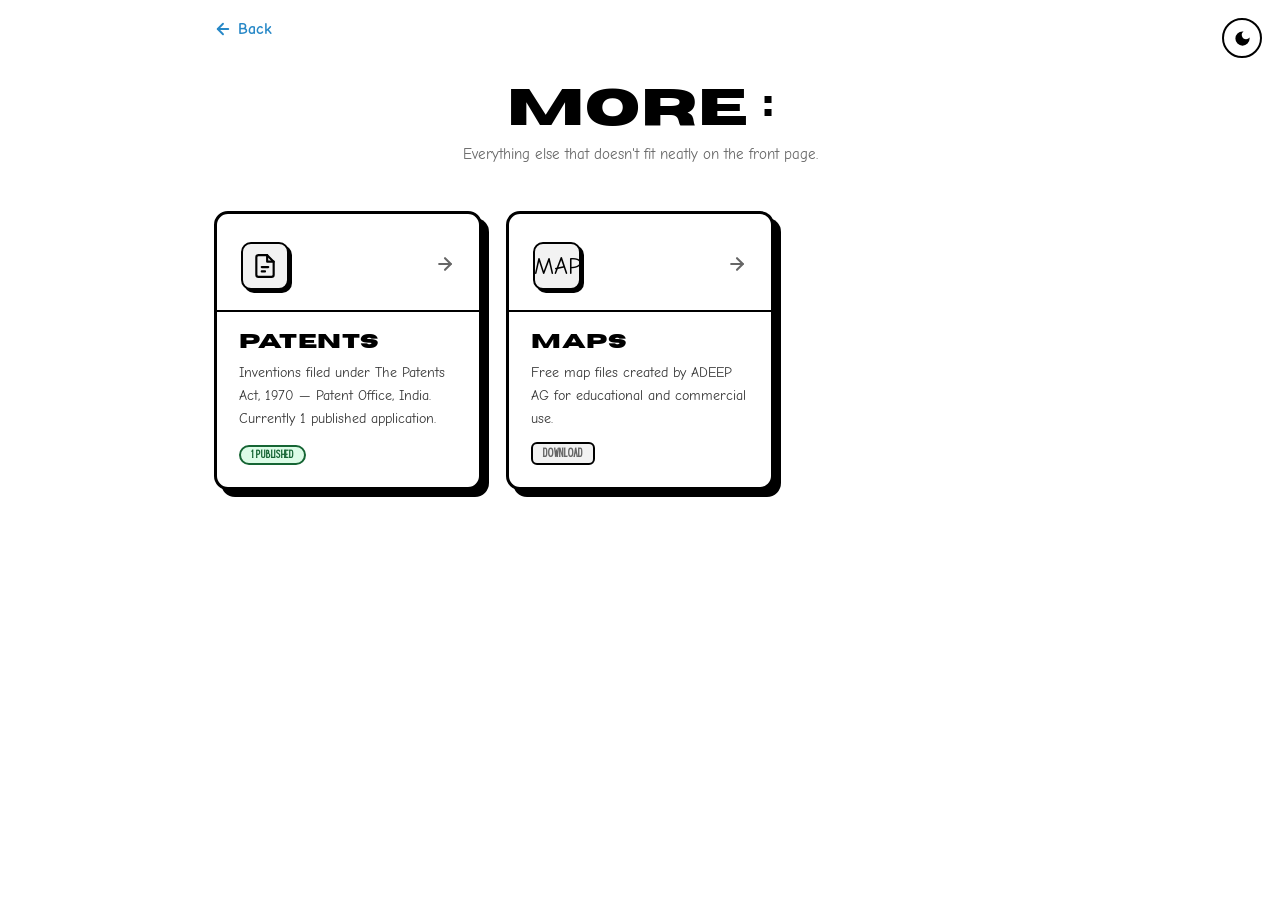
<file: more.html>
<!DOCTYPE html>
<html lang="en">
<head>
<meta charset="UTF-8">
<meta name="viewport" content="width=device-width, initial-scale=1.0">
<title>More — Adeep AG</title>
<meta name="description" content="More pages by Adeep AG — Patents and Maps." />
<meta property="og:title"       content="More — Adeep AG" />
<meta property="og:description" content="Patents and Maps by Adeep AG." />
<meta property="og:type"        content="website" />

<link rel="preconnect" href="https://fonts.googleapis.com">
<link rel="preconnect" href="https://fonts.gstatic.com" crossorigin>
<link href="https://fonts.googleapis.com/css2?family=Arvo:wght@400;700&family=Archivo+Black&family=Comic+Neue:wght@400;700&display=swap" rel="stylesheet">

<style>
  @font-face { font-family:'Hey Gotcha'; src:url('fonts/HeyGotcha-Regular.ttf') format('truetype'); font-display:swap; }
  @font-face { font-family:'Horiza'; src:url('fonts/Horizon.woff2') format('woff2'),url('fonts/Horizon.otf') format('opentype'); font-display:swap; }

  :root {
    --bg:#ffffff; --text:#000000; --text-body:#333333; --text-muted:#666666;
    --border:#000000; --accent:#2788c7; --card-bg:#ffffff; --tag-bg:#f2f2f2;
  }
  html.dark {
    --bg:#14171a; --text:#f2f2f2; --text-body:#cfcfcf; --text-muted:#9aa0a6;
    --border:#f2f2f2; --accent:#5fb3ec; --card-bg:#1b1f23; --tag-bg:#23272b;
  }

  *,*::before,*::after { box-sizing:border-box; margin:0; padding:0; }

  body {
    background:var(--bg); color:var(--text);
    font-family:'Comic Sans MS','Comic Sans','Comic Neue',sans-serif;
    min-height:100vh; padding-bottom:80px;
    transition:background .2s,color .2s;
  }

  a { color:var(--accent); text-decoration:underline; text-underline-offset:2px; }
  a:hover { opacity:.75; }

  /* ── Theme toggle ── */
  .theme-toggle {
    position:fixed; top:18px; right:18px; z-index:30;
    display:inline-flex; align-items:center; justify-content:center;
    width:40px; height:40px; border:2px solid var(--border); border-radius:50%;
    background:var(--bg); color:var(--text); cursor:pointer; transition:opacity .2s;
  }
  .theme-toggle:hover { opacity:.8; }
  .theme-toggle svg { width:19px; height:19px; fill:currentColor; }

  /* ── Top bar ── */
  .top-bar { max-width:900px; margin:0 auto; padding:20px 24px 0; }
  .back-link {
    display:inline-flex; align-items:center; gap:6px;
    font-weight:700; font-size:16px; color:var(--accent); text-decoration:none;
  }
  .back-link:hover { opacity:.75; }
  .back-link svg { width:18px; height:18px; }

  /* ── Page heading ── */
  .page-heading {
    text-align:center;
    font-family:'Horiza','Archivo Black',sans-serif; font-weight:700;
    font-size:clamp(30px,5vw,52px); letter-spacing:1px; margin:36px 0 6px;
  }
  .page-sub {
    text-align:center; font-size:15px; color:var(--text-muted);
    margin-bottom:48px; padding:0 24px;
  }

  /* ── Grid ── */
  .grid-wrap {
    max-width:900px; margin:0 auto; padding:0 24px;
    display:grid;
    grid-template-columns:repeat(auto-fill, minmax(240px, 1fr));
    gap:24px;
  }

  /* ── Card ── */
  .card {
    border:3px solid var(--border); border-radius:14px;
    background:var(--card-bg); box-shadow:7px 7px 0 var(--border);
    overflow:hidden; display:flex; flex-direction:column;
    text-decoration:none; color:inherit;
    transition:transform .12s, box-shadow .12s;
  }
  .card:hover {
    transform:translate(-3px,-3px);
    box-shadow:10px 10px 0 var(--border);
    opacity:1;
  }

  /* ── Card icon strip ── */
  .card-icon-wrap {
    padding:28px 24px 20px;
    border-bottom:2px solid var(--border);
    display:flex; align-items:center; justify-content:space-between;
  }
  .card-icon {
    width:48px; height:48px;
    border:2px solid var(--border); border-radius:10px;
    background:var(--tag-bg);
    display:flex; align-items:center; justify-content:center;
    font-size:24px; flex-shrink:0;
    box-shadow:3px 3px 0 var(--border);
  }
  .card-arrow {
    color:var(--text-muted);
    flex-shrink:0;
  }
  .card-arrow svg { width:20px; height:20px; }

  /* ── Card body ── */
  .card-body { padding:18px 22px 22px; flex:1; display:flex; flex-direction:column; gap:8px; }
  .card-title {
    font-family:'Horiza','Archivo Black',sans-serif; font-weight:700;
    font-size:clamp(16px,2vw,20px); color:var(--text); letter-spacing:.5px;
  }
  .card-desc {
    font-size:14px; line-height:1.65; color:var(--text-body); flex:1;
  }

  /* ── Card tag ── */
  .card-tag {
    display:inline-flex; align-items:center;
    padding:4px 10px; border:2px solid var(--border); border-radius:6px;
    background:var(--tag-bg); color:var(--text-muted);
    font-family:'Hey Gotcha','Comic Sans MS',sans-serif;
    font-size:11px; font-weight:700; letter-spacing:.07em; text-transform:uppercase;
    align-self:flex-start; margin-top:4px;
  }

  /* ── WIP badge ── */
  .badge-wip {
    display:inline-flex; align-items:center; gap:5px;
    padding:3px 10px; border-radius:999px;
    border:2px solid #92400e; background:#fef3c7; color:#92400e;
    font-family:'Hey Gotcha','Comic Sans MS',sans-serif;
    font-size:10px; font-weight:700; text-transform:uppercase; letter-spacing:.07em;
    align-self:flex-start; margin-top:4px;
  }
  html.dark .badge-wip { background:#2d1f05; color:#fbbf24; border-color:#fbbf24; }

  /* ── NEW badge ── */
  .badge-new {
    display:inline-flex; align-items:center; gap:5px;
    padding:3px 10px; border-radius:999px;
    border:2px solid #166534; background:#dcfce7; color:#166534;
    font-family:'Hey Gotcha','Comic Sans MS',sans-serif;
    font-size:10px; font-weight:700; text-transform:uppercase; letter-spacing:.07em;
    align-self:flex-start; margin-top:4px;
  }
  html.dark .badge-new { background:#052e16; color:#4ade80; border-color:#4ade80; }

  @media (max-width:500px) {
    .grid-wrap { grid-template-columns:1fr; }
  }
</style>
</head>
<body>

<button class="theme-toggle" id="themeToggle" aria-label="Toggle dark mode">
  <svg id="themeIcon" viewBox="0 0 24 24"><path d="M12 3a9 9 0 1 0 9 9c0-.46-.04-.92-.1-1.36a5.389 5.389 0 0 1-4.4 2.26 5.403 5.403 0 0 1-3.14-9.8c-.44-.06-.9-.1-1.36-.1z"/></svg>
</button>

<div class="top-bar">
  <a href="index.html" class="back-link">
    <svg viewBox="0 0 24 24" fill="none" stroke="currentColor" stroke-width="2.5" stroke-linecap="round" stroke-linejoin="round">
      <path d="M19 12H5"/><path d="M12 19l-7-7 7-7"/>
    </svg>
    Back
  </a>
</div>

<h1 class="page-heading">MORE :</h1>
<p class="page-sub">Everything else that doesn't fit neatly on the front page.</p>

<div class="grid-wrap">

  <!-- Patents -->
  <a class="card" href="more/patents.html">
    <div class="card-icon-wrap">
      <div class="card-icon">
        <svg width="26" height="26" fill="none" stroke="currentColor" stroke-width="2" stroke-linecap="round" stroke-linejoin="round" viewBox="0 0 24 24">
          <path d="M14 2H6a2 2 0 00-2 2v16a2 2 0 002 2h12a2 2 0 002-2V8z"/><polyline points="14 2 14 8 20 8"/>
          <line x1="9" y1="13" x2="15" y2="13"/><line x1="9" y1="17" x2="12" y2="17"/>
        </svg>
      </div>
      <div class="card-arrow"><svg fill="none" stroke="currentColor" stroke-width="2.5" stroke-linecap="round" stroke-linejoin="round" viewBox="0 0 24 24"><path d="M5 12h14"/><path d="M12 5l7 7-7 7"/></svg></div>
    </div>
    <div class="card-body">
      <div class="card-title">Patents</div>
      <div class="card-desc">Inventions filed under The Patents Act, 1970 — Patent Office, India. Currently 1 published application.</div>
      <span class="badge-new">1 Published</span>
    </div>
  </a>

  <!-- Maps -->
  <a class="card" href="/maps/">
    <div class="card-icon-wrap">
      <div class="card-icon" aria-hidden="true">MAP</div>
      <div class="card-arrow"><svg fill="none" stroke="currentColor" stroke-width="2.5" stroke-linecap="round" stroke-linejoin="round" viewBox="0 0 24 24"><path d="M5 12h14"/><path d="M12 5l7 7-7 7"/></svg></div>
    </div>
    <div class="card-body">
      <div class="card-title">Maps</div>
      <div class="card-desc">Free map files created by ADEEP AG for educational and commercial use.</div>
      <span class="card-tag">Download</span>
    </div>
  </a>

</div>

<script>
  const root = document.documentElement;
  const themeToggle = document.getElementById('themeToggle');
  const themeIcon   = document.getElementById('themeIcon');
  function setTheme(mode) {
    if (mode === 'dark') {
      root.classList.add('dark');
      themeIcon.innerHTML = '<path d="M6.76 4.84l-1.8-1.79-1.41 1.41 1.79 1.79 1.42-1.41zM4 10.5H1v2h3v-2zm9-9.95h-2V3.5h2V.55zm7.45 3.91l-1.41-1.41-1.79 1.79 1.41 1.41 1.79-1.79zm-3.21 13.7l1.79 1.8 1.41-1.41-1.8-1.79-1.4 1.4zM20 10.5v2h3v-2h-3zm-8-5a5 5 0 100 10 5 5 0 000-10zm-1 16.95h2V19.5h-2v2.95zm-7.45-3.91l1.41 1.41 1.79-1.8-1.41-1.41-1.79 1.8z"/>';
    } else {
      root.classList.remove('dark');
      themeIcon.innerHTML = '<path d="M12 3a9 9 0 1 0 9 9c0-.46-.04-.92-.1-1.36a5.389 5.389 0 0 1-4.4 2.26 5.403 5.403 0 0 1-3.14-9.8c-.44-.06-.9-.1-1.36-.1z"/>';
    }
    localStorage.setItem('site-theme', mode);
  }
  const saved = localStorage.getItem('site-theme') || (matchMedia('(prefers-color-scheme:dark)').matches ? 'dark' : 'light');
  setTheme(saved);
  themeToggle.addEventListener('click', () => setTheme(root.classList.contains('dark') ? 'light' : 'dark'));
</script>
</body>
</html>
</file>
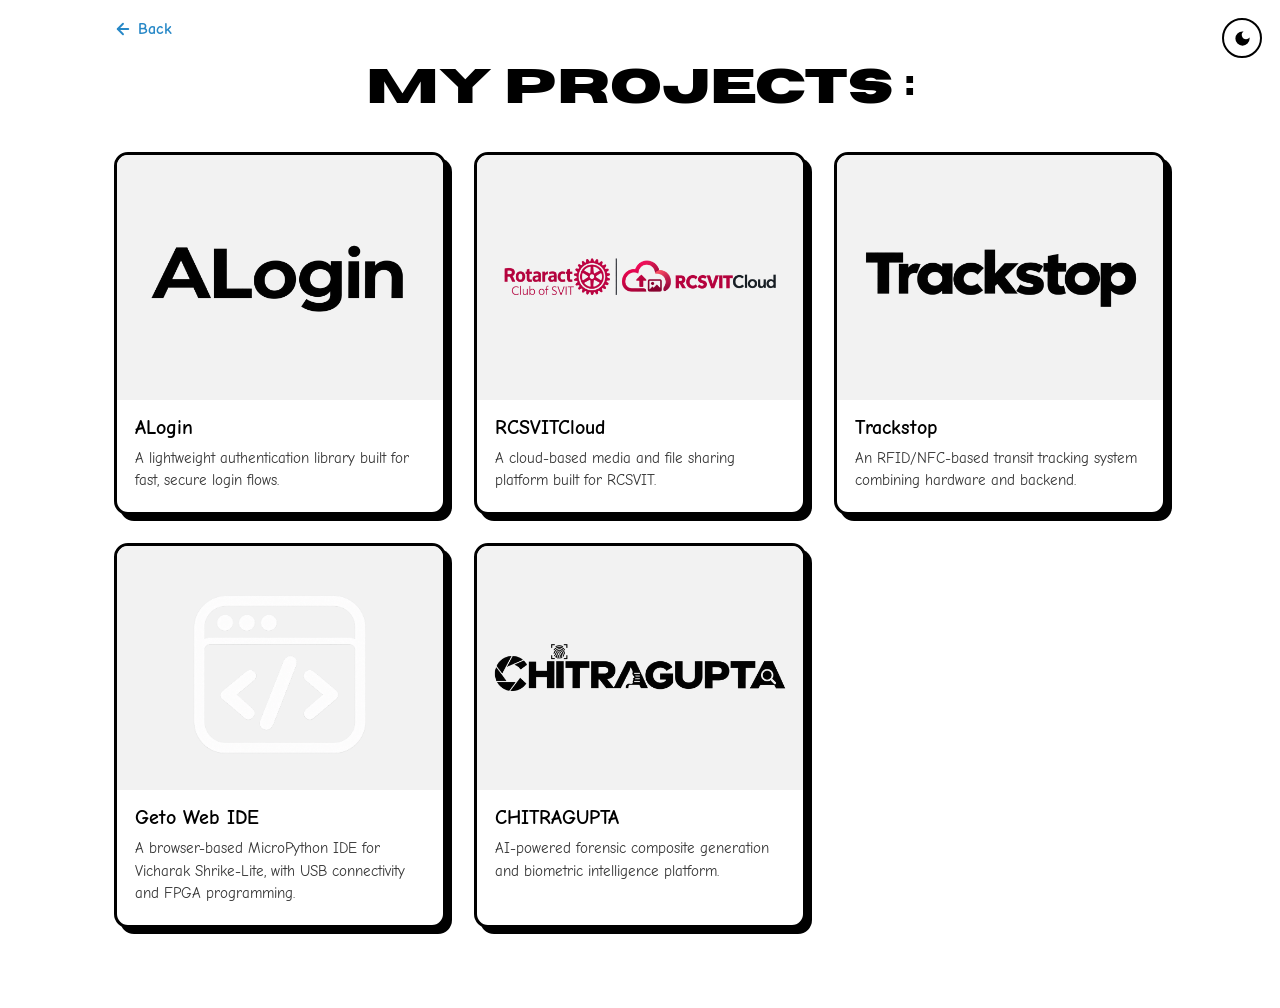
<file: projects.html>
<!DOCTYPE html>
<html lang="en">
<head>
<meta charset="UTF-8">
<meta name="viewport" content="width=device-width, initial-scale=1.0">
<title>Projects — Adeep AG</title>

<link rel="preconnect" href="https://fonts.googleapis.com">
<link rel="preconnect" href="https://fonts.gstatic.com" crossorigin>
<link href="https://fonts.googleapis.com/css2?family=Arvo:wght@400;700&family=Poppins:wght@600;700;800&family=Archivo+Black&family=Comic+Neue:wght@400;700&display=swap" rel="stylesheet">

<style>
  @font-face {
    font-family: 'Hey Gotcha';
    src: url('fonts/HeyGotcha-Regular.ttf') format('truetype');
    font-display: swap;
  }
  @font-face {
    font-family: 'Horiza';
    src: url('fonts/Horizon.woff2') format('woff2'),
         url('fonts/Horizon.otf') format('opentype');
    font-display: swap;
  }

  :root{
    --bg: #ffffff;
    --text: #000000;
    --text-body: #333333;
    --text-muted: #666666;
    --border: #000000;
    --accent: #2788c7;
    --card-bg: #ffffff;
    --thumb-bg: #f2f2f2;
  }
  html.dark{
    --bg: #14171a;
    --text: #f2f2f2;
    --text-body: #cfcfcf;
    --text-muted: #9aa0a6;
    --border: #f2f2f2;
    --accent: #5fb3ec;
    --card-bg: #1b1f23;
    --thumb-bg: #23272b;
  }

  * { box-sizing: border-box; }

  body{
    margin: 0;
    background: var(--bg);
    color: var(--text);
    padding: 0 0 80px;
    transition: background 0.2s ease, color 0.2s ease;
  }

  .theme-toggle{
    position: fixed;
    top: 18px;
    right: 18px;
    z-index: 30;
    display: inline-flex;
    align-items: center;
    justify-content: center;
    width: 40px;
    height: 40px;
    border: 2px solid var(--border);
    border-radius: 50%;
    background: var(--bg);
    color: var(--text);
    cursor: pointer;
  }
  .theme-toggle:hover{ opacity: 0.8; }
  .theme-toggle svg{ width: 19px; height: 19px; fill: currentColor; }

  .top-bar{
    max-width: 1100px;
    margin: 0 auto;
    padding: 20px 24px 0;
  }
  .back-link{
    display: inline-flex;
    align-items: center;
    gap: 6px;
    font-family: 'Comic Sans MS', 'Comic Sans', 'Comic Neue', sans-serif;
    font-weight: 700;
    font-size: 16px;
    color: var(--accent);
    text-decoration: none;
  }
  .back-link:hover{ opacity: 0.75; }
  .back-link:focus-visible{ outline: 2px solid var(--accent); outline-offset: 3px; }
  .back-link svg{ width: 18px; height: 18px; }

  .page-heading{
    text-align: center;
    font-family: 'Horiza', 'Archivo Black', sans-serif;
    font-weight: 700;
    font-size: clamp(28px, 5vw, 49.334px);
    margin: 18px 0 36px;
  }

  .project-grid{
    max-width: 1100px;
    margin: 0 auto;
    padding: 0 24px;
    display: grid;
    grid-template-columns: repeat(3, 1fr);
    gap: 28px;
  }

  .project-card{
    display: block;
    text-decoration: none;
    color: inherit;
    border: 3px solid var(--border);
    border-radius: 14px;
    overflow: hidden;
    background: var(--card-bg);
    box-shadow: 6px 6px 0 var(--border);
    transition: transform 0.15s ease, box-shadow 0.15s ease, background 0.2s ease;
  }
  .project-card:hover,
  .project-card:focus-visible{
    transform: translate(-3px, -3px);
    box-shadow: 9px 9px 0 var(--border);
    outline: none;
  }

  .project-thumb{
    width: 100%;
    aspect-ratio: 4 / 3;
    background: var(--thumb-bg);
    overflow: hidden;
    display: flex;
    align-items: center;
    justify-content: center;
  }
  .project-thumb img{
    width: 100%;
    height: 100%;
    object-fit: contain;
    display: block;
    padding: 16px;
  }

  .project-info{
    padding: 16px 18px 20px;
  }
  .project-name{
    font-family: 'Comic Sans MS', 'Comic Sans', 'Comic Neue', sans-serif;
    font-weight: 700;
    font-size: 20px;
    margin: 0 0 8px;
  }
  .project-desc{
    font-family: 'Comic Sans MS', 'Comic Sans', 'Comic Neue', sans-serif;
    font-size: 15px;
    line-height: 1.5;
    color: var(--text-body);
    margin: 0;
  }

  @media (max-width: 900px){
    .project-grid{ grid-template-columns: repeat(2, 1fr); }
  }

  @media (max-width: 560px){
    .project-grid{ grid-template-columns: 1fr; }
    .page-heading{ font-size: 30px; }
  }
</style>
</head>
<body>

  <button class="theme-toggle" id="themeToggle" aria-label="Toggle dark mode">
    <svg id="themeIcon" viewBox="0 0 24 24"><path d="M12 3a9 9 0 1 0 9 9c0-.46-.04-.92-.1-1.36a5.389 5.389 0 0 1-4.4 2.26 5.403 5.403 0 0 1-3.14-9.8c-.44-.06-.9-.1-1.36-.1z"/></svg>
  </button>

  <div class="top-bar">
    <a href="index.html" class="back-link">
      <svg viewBox="0 0 24 24" fill="none" stroke="currentColor" stroke-width="2.5" stroke-linecap="round" stroke-linejoin="round">
        <path d="M19 12H5"></path>
        <path d="M12 19l-7-7 7-7"></path>
      </svg>
      Back
    </a>
  </div>

  <h1 class="page-heading">MY PROJECTS :</h1>

  <div class="project-grid">

    <a href="projects/alogin.html" class="project-card">
      <div class="project-thumb">
        <img src="images/alogin.png" alt="ALogin project thumbnail">
      </div>
      <div class="project-info">
        <p class="project-name">ALogin</p>
        <p class="project-desc">A lightweight authentication library built for fast, secure login flows.</p>
      </div>
    </a>

    <a href="projects/rcsvitcloud.html" class="project-card">
      <div class="project-thumb">
        <img src="images/rcsvitcloud.png" alt="RCSVITCloud project thumbnail">
      </div>
      <div class="project-info">
        <p class="project-name">RCSVITCloud</p>
        <p class="project-desc">A cloud-based media and file sharing platform built for RCSVIT.</p>
      </div>
    </a>

    <a href="projects/trackstop.html" class="project-card">
      <div class="project-thumb">
        <img src="images/trackstop.png" alt="Trackstop project thumbnail">
      </div>
      <div class="project-info">
        <p class="project-name">Trackstop</p>
        <p class="project-desc">An RFID/NFC-based transit tracking system combining hardware and backend.</p>
      </div>
    </a>
    
    <a href="projects/geto-web-ide.html" class="project-card">
      <div class="project-thumb">
       <img src="images/geto-web-ide.png" alt="Geto Web IDE project thumbnail">
      </div>
      <div class="project-info">
        <p class="project-name">Geto Web IDE</p>
        <p class="project-desc">A browser-based MicroPython IDE for Vicharak Shrike-Lite, with USB connectivity and FPGA programming.</p>
      </div>
    </a>
    
   <a href="projects/chitragupta.html" class="project-card">
     <div class="project-thumb">
       <img src="images/chitragupta.png" alt="CHITRAGUPTA project thumbnail">
    </div>
    <div class="project-info">
      <p class="project-name">CHITRAGUPTA</p>
      <p class="project-desc">AI-powered forensic composite generation and biometric intelligence platform.</p>
    </div>
   </a>

  <script>
    const root = document.documentElement;
    const themeToggle = document.getElementById('themeToggle');
    const themeIcon = document.getElementById('themeIcon');

    function setTheme(mode){
      if(mode === 'dark'){
        root.classList.add('dark');
        themeIcon.innerHTML = '<path d="M6.76 4.84l-1.8-1.79-1.41 1.41 1.79 1.79 1.42-1.41zM4 10.5H1v2h3v-2zm9-9.95h-2V3.5h2V.55zm7.45 3.91l-1.41-1.41-1.79 1.79 1.41 1.41 1.79-1.79zm-3.21 13.7l1.79 1.8 1.41-1.41-1.8-1.79-1.4 1.4zM20 10.5v2h3v-2h-3zm-8-5a5 5 0 100 10 5 5 0 000-10zm-1 16.95h2V19.5h-2v2.95zm-7.45-3.91l1.41 1.41 1.79-1.8-1.41-1.41-1.79 1.8z"/>';
      } else {
        root.classList.remove('dark');
        themeIcon.innerHTML = '<path d="M12 3a9 9 0 1 0 9 9c0-.46-.04-.92-.1-1.36a5.389 5.389 0 0 1-4.4 2.26 5.403 5.403 0 0 1-3.14-9.8c-.44-.06-.9-.1-1.36-.1z"/>';
      }
      localStorage.setItem('site-theme', mode);
    }

    const savedTheme = localStorage.getItem('site-theme') ||
      (window.matchMedia('(prefers-color-scheme: dark)').matches ? 'dark' : 'light');
    setTheme(savedTheme);

    themeToggle.addEventListener('click', () => {
      setTheme(root.classList.contains('dark') ? 'light' : 'dark');
    });
  </script>

</body>
</html>
</file>
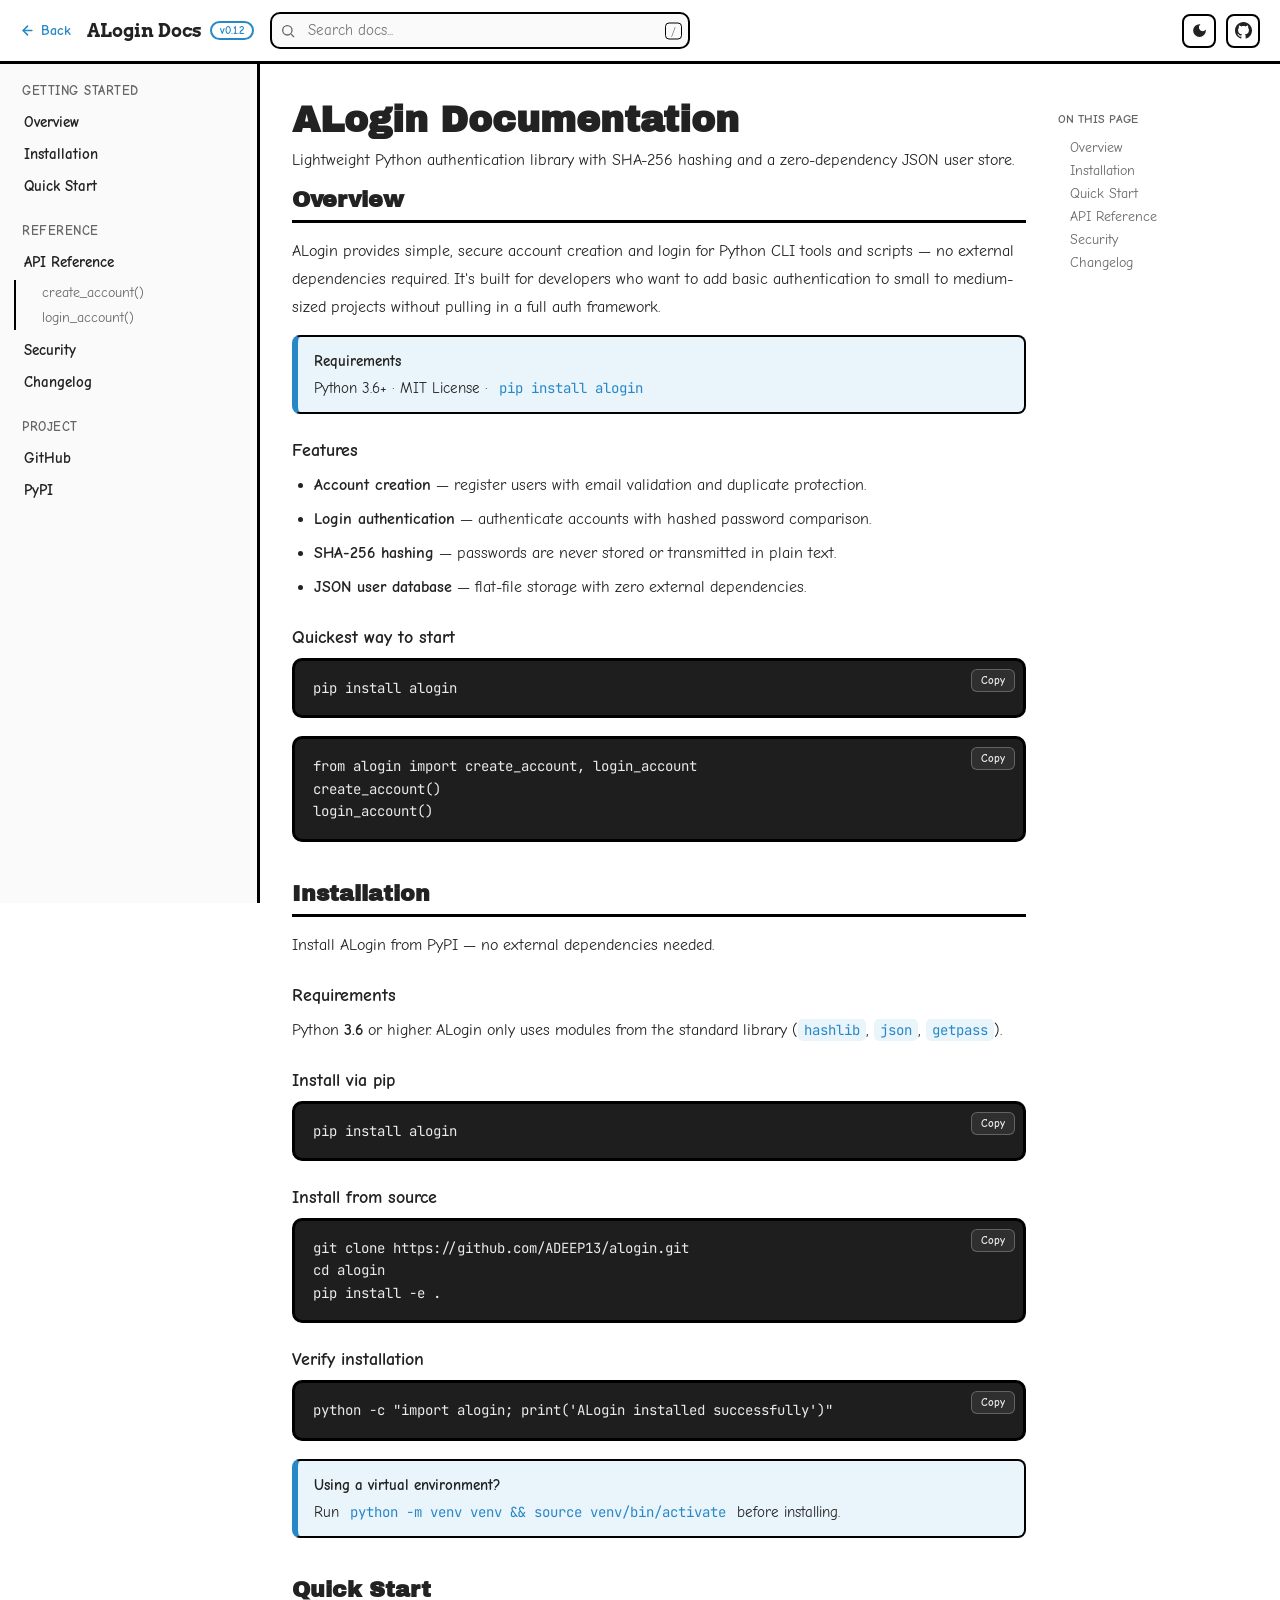
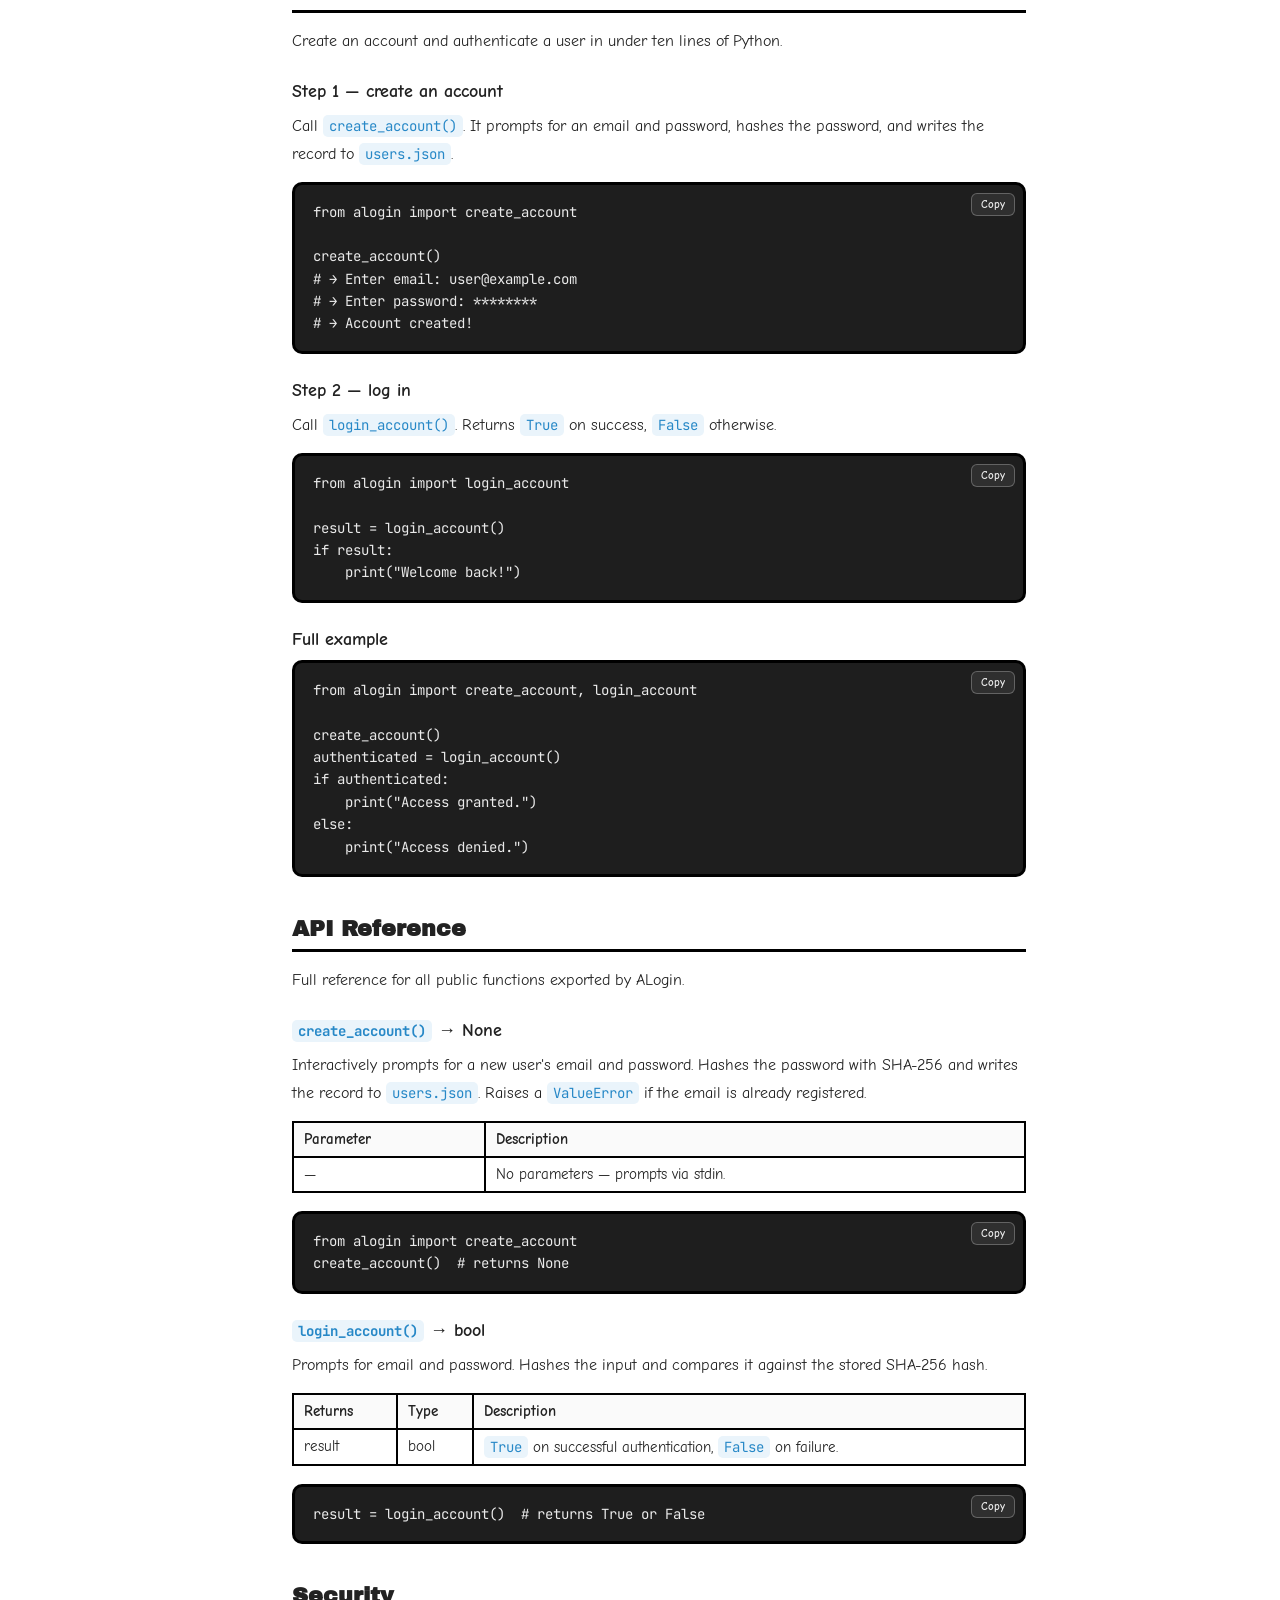
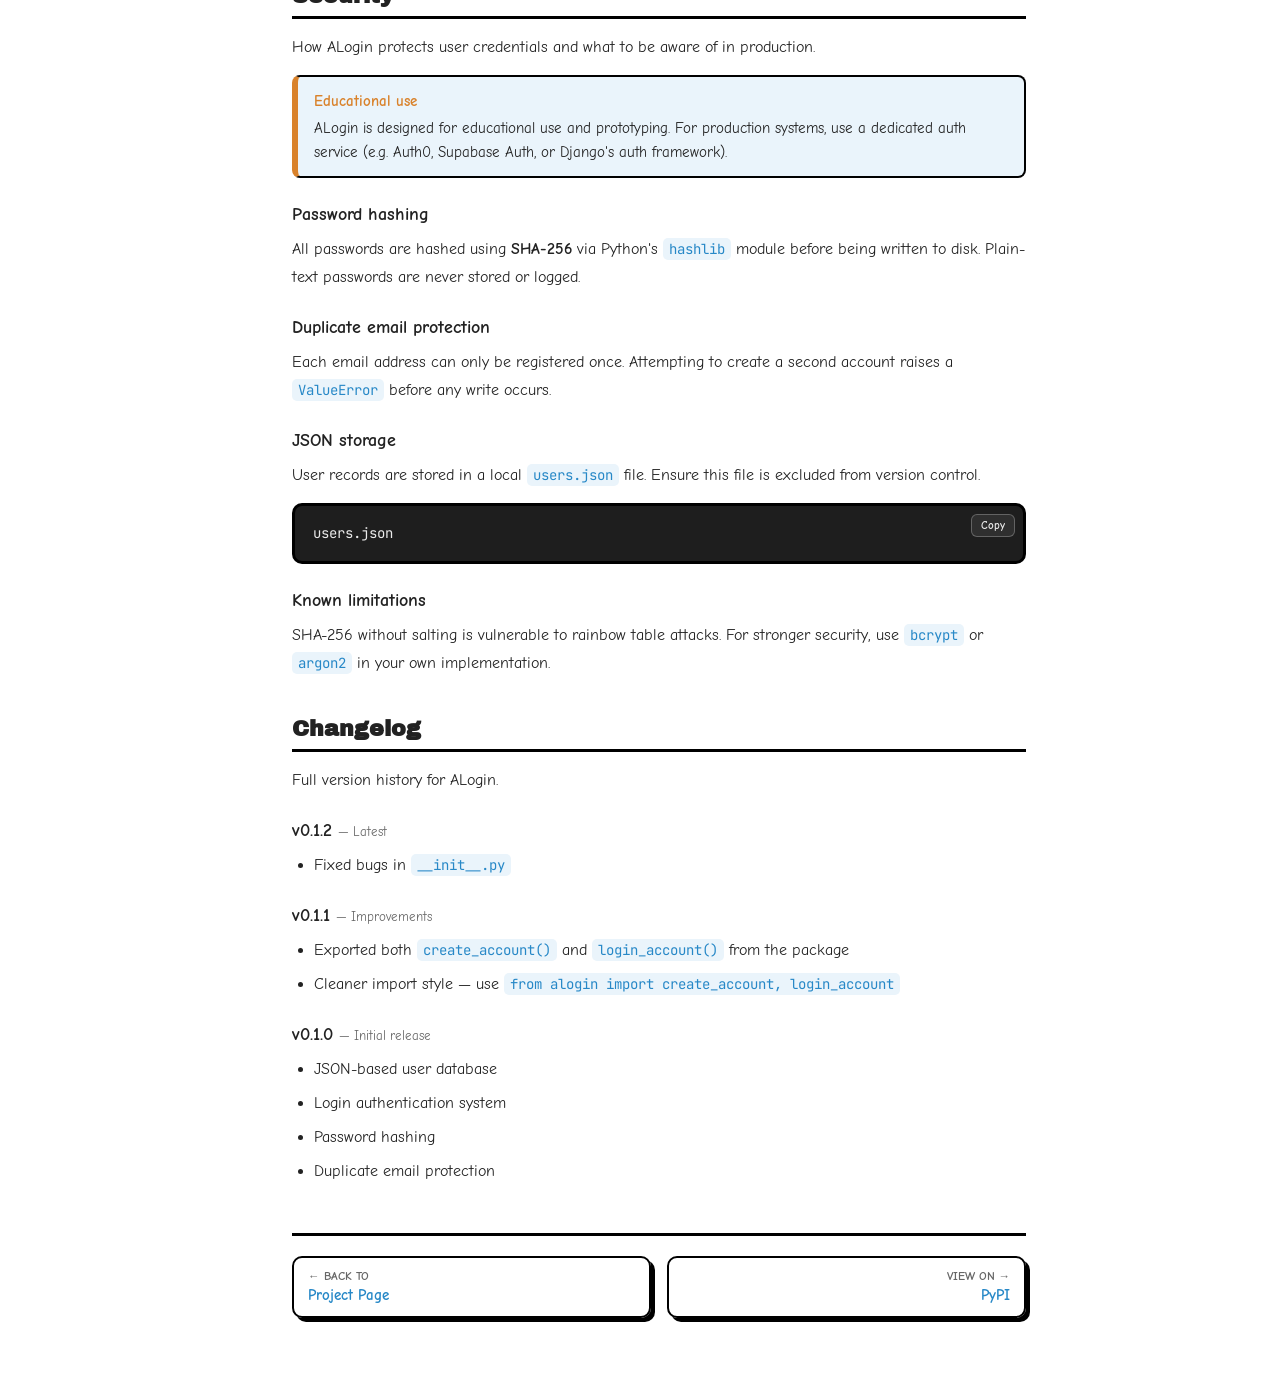
<file: docs/alogin.html>
<!DOCTYPE html>
<html lang="en">
<head>
<meta charset="UTF-8">
<meta name="viewport" content="width=device-width, initial-scale=1.0">
<title>ALogin Docs — Adeep AG</title>

<link rel="preconnect" href="https://fonts.googleapis.com">
<link rel="preconnect" href="https://fonts.gstatic.com" crossorigin>
<link href="https://fonts.googleapis.com/css2?family=Arvo:wght@400;700&family=Comic+Neue:wght@400;700&family=Archivo+Black&family=JetBrains+Mono:wght@400;600&display=swap" rel="stylesheet">

<style>
  :root{
    --bg: #ffffff;
    --bg-sidebar: #fafafa;
    --bg-code: #1e1e1e;
    --text: #222222;
    --text-muted: #666666;
    --border: #000000;
    --accent: #2788c7;
    --accent-soft: #eaf4fb;
    --shadow-color: #000000;
  }
  html.dark{
    --bg: #14171a;
    --bg-sidebar: #1b1f23;
    --bg-code: #0d0f11;
    --text: #eaeaea;
    --text-muted: #9aa0a6;
    --border: #eaeaea;
    --accent: #5fb3ec;
    --accent-soft: #1d2c36;
    --shadow-color: #5fb3ec;
  }

  * { box-sizing: border-box; }

  html, body{
    margin: 0;
    height: 100%;
  }
  body{
    background: var(--bg);
    color: var(--text);
    font-family: 'Comic Neue', 'Comic Sans MS', sans-serif;
    transition: background 0.2s ease, color 0.2s ease;
  }

  a{ color: var(--accent); }

  code, pre, .mono{
    font-family: 'JetBrains Mono', 'Courier New', monospace;
  }

  /* ---------- Top bar ---------- */
  .top-bar{
    position: sticky;
    top: 0;
    z-index: 20;
    display: flex;
    align-items: center;
    gap: 16px;
    padding: 12px 20px;
    background: var(--bg);
    border-bottom: 3px solid var(--border);
  }
  .top-bar .menu-toggle{
    display: none;
    background: none;
    border: 2px solid var(--border);
    border-radius: 8px;
    width: 36px;
    height: 36px;
    align-items: center;
    justify-content: center;
    cursor: pointer;
    color: var(--text);
    flex-shrink: 0;
  }
  .brand{
    display: flex;
    align-items: center;
    gap: 8px;
    text-decoration: none;
    color: var(--text);
    font-family: 'Arvo', serif;
    font-weight: 700;
    font-size: 18px;
    white-space: nowrap;
  }
  .brand .badge-tag{
    font-family: 'Comic Neue', sans-serif;
    font-weight: 700;
    font-size: 11px;
    color: var(--accent);
    border: 2px solid var(--accent);
    border-radius: 999px;
    padding: 1px 8px;
  }

  .search-box{
    flex: 1;
    max-width: 420px;
    position: relative;
  }
  .search-box input{
    width: 100%;
    font-family: 'Comic Neue', sans-serif;
    font-size: 14.5px;
    padding: 8px 12px 8px 36px;
    border: 2px solid var(--border);
    border-radius: 10px;
    background: var(--bg-sidebar);
    color: var(--text);
    outline: none;
  }
  .search-box input:focus{
    border-color: var(--accent);
  }
  .search-box svg{
    position: absolute;
    left: 10px;
    top: 50%;
    transform: translateY(-50%);
    width: 16px;
    height: 16px;
    stroke: var(--text-muted);
    pointer-events: none;
  }
  .search-hint{
    display: none;
    position: absolute;
    right: 8px;
    top: 50%;
    transform: translateY(-50%);
    font-size: 11px;
    color: var(--text-muted);
    border: 1px solid var(--border);
    border-radius: 4px;
    padding: 1px 5px;
  }
  @media (min-width: 640px){
    .search-hint{ display: block; }
  }

  .top-actions{
    display: flex;
    align-items: center;
    gap: 10px;
    margin-left: auto;
  }
  .icon-btn{
    display: inline-flex;
    align-items: center;
    justify-content: center;
    width: 34px;
    height: 34px;
    border: 2px solid var(--border);
    border-radius: 8px;
    background: var(--bg);
    color: var(--text);
    cursor: pointer;
    text-decoration: none;
  }
  .icon-btn:hover{ background: var(--accent-soft); }
  .icon-btn svg{ width: 17px; height: 17px; fill: currentColor; }

  .back-pill{
    display: inline-flex;
    align-items: center;
    gap: 6px;
    font-weight: 700;
    font-size: 13.5px;
    color: var(--accent);
    text-decoration: none;
    white-space: nowrap;
  }
  .back-pill svg{ width: 15px; height: 15px; }

  /* ---------- Layout ---------- */
  .doc-layout{
    display: flex;
    max-width: 1400px;
    margin: 0 auto;
  }

  /* ---------- Sidebar ---------- */
  .sidebar{
    width: 260px;
    flex-shrink: 0;
    background: var(--bg-sidebar);
    border-right: 3px solid var(--border);
    height: calc(100vh - 61px);
    position: sticky;
    top: 61px;
    overflow-y: auto;
    padding: 20px 14px 40px;
  }
  .nav-section{
    margin-bottom: 22px;
  }
  .nav-section-title{
    font-weight: 700;
    font-size: 12.5px;
    text-transform: uppercase;
    letter-spacing: 0.04em;
    color: var(--text-muted);
    margin: 0 0 8px 8px;
  }
  .nav-list{
    list-style: none;
    margin: 0;
    padding: 0;
  }
  .nav-list a{
    display: block;
    padding: 7px 10px;
    border-radius: 8px;
    font-size: 15px;
    font-weight: 700;
    color: var(--text);
    text-decoration: none;
  }
  .nav-list a:hover{
    background: var(--accent-soft);
  }
  .nav-list a.active{
    background: var(--accent);
    color: #fff;
  }
  .nav-sub{
    list-style: none;
    margin: 2px 0 4px;
    padding-left: 16px;
    border-left: 2px solid var(--border);
  }
  .nav-sub a{
    font-size: 13.5px;
    font-weight: 400;
    padding: 5px 10px;
    color: var(--text-muted);
  }
  .nav-sub a:hover{ color: var(--accent); }

  /* Mobile sidebar drawer */
  @media (max-width: 900px){
    .top-bar .menu-toggle{ display: inline-flex; }
    .sidebar{
      position: fixed;
      left: 0;
      top: 61px;
      height: calc(100vh - 61px);
      width: 260px;
      transform: translateX(-100%);
      transition: transform 0.2s ease;
      z-index: 15;
      box-shadow: 6px 0 0 rgba(0,0,0,0.15);
    }
    .sidebar.open{ transform: translateX(0); }
    .overlay{
      display: none;
      position: fixed;
      inset: 61px 0 0 0;
      background: rgba(0,0,0,0.35);
      z-index: 14;
    }
    .overlay.open{ display: block; }
    .brand span.full-name{ display: none; }
  }

  /* ---------- Main content ---------- */
  .doc-main{
    flex: 1;
    min-width: 0;
    display: flex;
    gap: 32px;
    padding: 36px 32px 80px;
  }
  .doc-content{
    flex: 1;
    min-width: 0;
    max-width: 760px;
  }

  .doc-title{
    font-family: 'Archivo Black', sans-serif;
    font-size: clamp(26px, 4vw, 36px);
    margin: 0 0 6px;
  }
  .doc-subtitle{
    color: var(--text-muted);
    font-size: 16px;
    margin: 0 0 28px;
  }

  .doc-content h2{
    font-family: 'Archivo Black', sans-serif;
    font-size: 22px;
    margin: 40px 0 14px;
    padding-bottom: 8px;
    border-bottom: 3px solid var(--border);
  }
  .doc-content h2:first-of-type{ margin-top: 0; }
  .doc-content h3{
    font-weight: 700;
    font-size: 18px;
    margin: 26px 0 10px;
  }
  .doc-content p{
    font-size: 16px;
    line-height: 1.75;
    color: var(--text);
    margin: 0 0 14px;
  }
  .doc-content ul, .doc-content ol{
    font-size: 16px;
    line-height: 1.75;
    padding-left: 22px;
    margin: 0 0 14px;
  }
  .doc-content li{ margin-bottom: 6px; }

  .doc-content code:not(pre code){
    font-size: 14px;
    background: var(--accent-soft);
    color: var(--accent);
    padding: 2px 6px;
    border-radius: 5px;
  }

  pre{
    background: var(--bg-code);
    color: #eaeaea;
    border: 3px solid var(--border);
    border-radius: 10px;
    padding: 16px 18px;
    overflow-x: auto;
    font-size: 14px;
    line-height: 1.6;
    margin: 0 0 18px;
    position: relative;
  }
  .copy-btn{
    position: absolute;
    top: 8px;
    right: 8px;
    background: rgba(255,255,255,0.08);
    border: 1px solid rgba(255,255,255,0.25);
    color: #eaeaea;
    font-size: 11px;
    font-family: 'Comic Neue', sans-serif;
    font-weight: 700;
    padding: 4px 9px;
    border-radius: 6px;
    cursor: pointer;
  }
  .copy-btn:hover{ background: rgba(255,255,255,0.16); }

  .callout{
    border: 2px solid var(--border);
    border-left: 6px solid var(--accent);
    border-radius: 8px;
    padding: 12px 16px;
    margin: 0 0 18px;
    font-size: 15px;
    line-height: 1.6;
    background: var(--accent-soft);
  }
  .callout strong{ display: block; margin-bottom: 3px; }
  .callout.warn{ border-left-color: #d9822b; }
  .callout.warn strong{ color: #d9822b; }

  table{
    width: 100%;
    border-collapse: collapse;
    margin: 0 0 18px;
    font-size: 14.5px;
  }
  th, td{
    border: 2px solid var(--border);
    padding: 8px 10px;
    text-align: left;
  }
  th{ background: var(--bg-sidebar); }

  .doc-footer-nav{
    display: flex;
    justify-content: space-between;
    gap: 16px;
    margin-top: 48px;
    padding-top: 20px;
    border-top: 3px solid var(--border);
  }
  .doc-footer-nav a{
    flex: 1;
    display: block;
    border: 2px solid var(--border);
    border-radius: 10px;
    padding: 12px 14px;
    text-decoration: none;
    color: var(--text);
    box-shadow: 4px 4px 0 var(--shadow-color);
  }
  .doc-footer-nav .next{ text-align: right; }
  .doc-footer-nav .label{
    display: block;
    font-size: 11.5px;
    color: var(--text-muted);
    font-weight: 700;
    text-transform: uppercase;
    margin-bottom: 3px;
  }
  .doc-footer-nav .title{
    font-weight: 700;
    font-size: 15px;
    color: var(--accent);
  }

  /* ---------- On-this-page (right rail) ---------- */
  .toc{
    width: 190px;
    flex-shrink: 0;
    position: sticky;
    top: 90px;
    height: fit-content;
    font-size: 13.5px;
  }
  .toc-title{
    font-weight: 700;
    font-size: 12px;
    text-transform: uppercase;
    color: var(--text-muted);
    margin-bottom: 10px;
  }
  .toc a{
    display: block;
    padding: 4px 0;
    color: var(--text-muted);
    text-decoration: none;
    border-left: 2px solid transparent;
    padding-left: 10px;
  }
  .toc a:hover, .toc a.active{
    color: var(--accent);
    border-left-color: var(--accent);
  }
  @media (max-width: 1150px){
    .toc{ display: none; }
  }

  @media (max-width: 900px){
    .doc-main{ padding: 24px 18px 60px; }
  }
</style>
</head>
<body>

  <div class="top-bar">
    <button class="menu-toggle" id="menuToggle" aria-label="Toggle navigation">
      <svg viewBox="0 0 24 24" width="18" height="18" fill="none" stroke="currentColor" stroke-width="2.5" stroke-linecap="round"><path d="M3 6h18M3 12h18M3 18h18"/></svg>
    </button>

    <a href="../projects/alogin.html" class="back-pill">
      <svg viewBox="0 0 24 24" fill="none" stroke="currentColor" stroke-width="2.5" stroke-linecap="round" stroke-linejoin="round"><path d="M19 12H5"/><path d="M12 19l-7-7 7-7"/></svg>
      Back
    </a>

    <a href="#" class="brand">
      <span class="full-name">ALogin Docs</span>
      <span class="badge-tag">v0.1.2</span>
    </a>

    <div class="search-box">
      <svg viewBox="0 0 24 24" fill="none" stroke="currentColor" stroke-width="2"><circle cx="11" cy="11" r="7"/><path d="M21 21l-4.3-4.3"/></svg>
      <input type="text" id="docSearch" placeholder="Search docs...">
      <span class="search-hint">/</span>
    </div>

    <div class="top-actions">
      <button class="icon-btn" id="themeToggle" aria-label="Toggle dark mode">
        <svg id="themeIcon" viewBox="0 0 24 24"><path d="M12 3a9 9 0 1 0 9 9c0-.46-.04-.92-.1-1.36a5.389 5.389 0 0 1-4.4 2.26 5.403 5.403 0 0 1-3.14-9.8c-.44-.06-.9-.1-1.36-.1z"/></svg>
      </button>
      <a href="https://github.com/ADEEP13/alogin" class="icon-btn" aria-label="GitHub repository">
        <svg viewBox="0 0 24 24"><path d="M12 0c-6.626 0-12 5.373-12 12 0 5.302 3.438 9.8 8.207 11.387.599.111.793-.261.793-.577v-2.234c-3.338.726-4.033-1.416-4.033-1.416-.545-1.385-1.33-1.754-1.33-1.754-1.087-.744.083-.729.083-.729 1.205.084 1.839 1.237 1.839 1.237 1.07 1.834 2.807 1.304 3.492.997.107-.775.418-1.305.762-1.605-2.665-.305-5.467-1.334-5.467-5.931 0-1.311.469-2.381 1.236-3.221-.124-.303-.535-1.524.117-3.176 0 0 1.008-.322 3.301 1.23.957-.266 1.983-.399 3.003-.404 1.02.005 2.047.138 3.006.404 2.291-1.552 3.297-1.23 3.297-1.23.653 1.653.242 2.874.118 3.176.77.84 1.235 1.911 1.235 3.221 0 4.609-2.807 5.624-5.479 5.921.43.372.823 1.102.823 2.222v3.293c0 .319.192.694.801.576 4.765-1.589 8.199-6.086 8.199-11.386 0-6.627-5.373-12-12-12z"/></svg>
      </a>
    </div>
  </div>

  <div class="overlay" id="overlay"></div>

  <div class="doc-layout">

    <!-- ============ SIDEBAR ============ -->
    <aside class="sidebar" id="sidebar">
      <div class="nav-section">
        <p class="nav-section-title">Getting Started</p>
        <ul class="nav-list">
          <li><a href="#overview" class="active">Overview</a></li>
          <li><a href="#installation">Installation</a></li>
          <li><a href="#quickstart">Quick Start</a></li>
        </ul>
      </div>

      <div class="nav-section">
        <p class="nav-section-title">Reference</p>
        <ul class="nav-list">
          <li><a href="#api-reference">API Reference</a>
            <ul class="nav-sub">
              <li><a href="#api-create-account">create_account()</a></li>
              <li><a href="#api-login-account">login_account()</a></li>
            </ul>
          </li>
          <li><a href="#security">Security</a></li>
          <li><a href="#changelog">Changelog</a></li>
        </ul>
      </div>

      <div class="nav-section">
        <p class="nav-section-title">Project</p>
        <ul class="nav-list">
          <li><a href="https://github.com/ADEEP13/alogin">GitHub</a></li>
          <li><a href="https://pypi.org/project/alogin/">PyPI</a></li>
        </ul>
      </div>
    </aside>

    <!-- ============ MAIN CONTENT ============ -->
    <main class="doc-main">
      <div class="doc-content">

        <h1 class="doc-title">ALogin Documentation</h1>
        <p class="doc-subtitle">Lightweight Python authentication library with SHA-256 hashing and a zero-dependency JSON user store.</p>

        <h2 id="overview">Overview</h2>
        <p>ALogin provides simple, secure account creation and login for Python CLI tools and scripts — no external dependencies required. It's built for developers who want to add basic authentication to small to medium-sized projects without pulling in a full auth framework.</p>

        <div class="callout">
          <strong>Requirements</strong>
          Python 3.6+ · MIT License · <code>pip install alogin</code>
        </div>

        <h3>Features</h3>
        <ul>
          <li><strong>Account creation</strong> — register users with email validation and duplicate protection.</li>
          <li><strong>Login authentication</strong> — authenticate accounts with hashed password comparison.</li>
          <li><strong>SHA-256 hashing</strong> — passwords are never stored or transmitted in plain text.</li>
          <li><strong>JSON user database</strong> — flat-file storage with zero external dependencies.</li>
        </ul>

        <h3>Quickest way to start</h3>
        <pre><button class="copy-btn" onclick="copyCode(this)">Copy</button>pip install alogin</pre>
        <pre><button class="copy-btn" onclick="copyCode(this)">Copy</button>from alogin import create_account, login_account
create_account()
login_account()</pre>

        <h2 id="installation">Installation</h2>
        <p>Install ALogin from PyPI — no external dependencies needed.</p>

        <h3>Requirements</h3>
        <p>Python <strong>3.6</strong> or higher. ALogin only uses modules from the standard library (<code>hashlib</code>, <code>json</code>, <code>getpass</code>).</p>

        <h3>Install via pip</h3>
        <pre><button class="copy-btn" onclick="copyCode(this)">Copy</button>pip install alogin</pre>

        <h3>Install from source</h3>
        <pre><button class="copy-btn" onclick="copyCode(this)">Copy</button>git clone https://github.com/ADEEP13/alogin.git
cd alogin
pip install -e .</pre>

        <h3>Verify installation</h3>
        <pre><button class="copy-btn" onclick="copyCode(this)">Copy</button>python -c "import alogin; print('ALogin installed successfully')"</pre>

        <div class="callout">
          <strong>Using a virtual environment?</strong>
          Run <code>python -m venv venv && source venv/bin/activate</code> before installing.
        </div>

        <h2 id="quickstart">Quick Start</h2>
        <p>Create an account and authenticate a user in under ten lines of Python.</p>

        <h3>Step 1 — create an account</h3>
        <p>Call <code>create_account()</code>. It prompts for an email and password, hashes the password, and writes the record to <code>users.json</code>.</p>
        <pre><button class="copy-btn" onclick="copyCode(this)">Copy</button>from alogin import create_account

create_account()
# → Enter email: user@example.com
# → Enter password: ********
# → Account created!</pre>

        <h3>Step 2 — log in</h3>
        <p>Call <code>login_account()</code>. Returns <code>True</code> on success, <code>False</code> otherwise.</p>
        <pre><button class="copy-btn" onclick="copyCode(this)">Copy</button>from alogin import login_account

result = login_account()
if result:
    print("Welcome back!")</pre>

        <h3>Full example</h3>
        <pre><button class="copy-btn" onclick="copyCode(this)">Copy</button>from alogin import create_account, login_account

create_account()
authenticated = login_account()
if authenticated:
    print("Access granted.")
else:
    print("Access denied.")</pre>

        <h2 id="api-reference">API Reference</h2>
        <p>Full reference for all public functions exported by ALogin.</p>

        <h3 id="api-create-account"><code>create_account()</code> → None</h3>
        <p>Interactively prompts for a new user's email and password. Hashes the password with SHA-256 and writes the record to <code>users.json</code>. Raises a <code>ValueError</code> if the email is already registered.</p>
        <table>
          <thead><tr><th>Parameter</th><th>Description</th></tr></thead>
          <tbody><tr><td>—</td><td>No parameters — prompts via stdin.</td></tr></tbody>
        </table>
        <pre><button class="copy-btn" onclick="copyCode(this)">Copy</button>from alogin import create_account
create_account()  # returns None</pre>

        <h3 id="api-login-account"><code>login_account()</code> → bool</h3>
        <p>Prompts for email and password. Hashes the input and compares it against the stored SHA-256 hash.</p>
        <table>
          <thead><tr><th>Returns</th><th>Type</th><th>Description</th></tr></thead>
          <tbody><tr><td>result</td><td>bool</td><td><code>True</code> on successful authentication, <code>False</code> on failure.</td></tr></tbody>
        </table>
        <pre><button class="copy-btn" onclick="copyCode(this)">Copy</button>result = login_account()  # returns True or False</pre>

        <h2 id="security">Security</h2>
        <p>How ALogin protects user credentials and what to be aware of in production.</p>

        <div class="callout warn">
          <strong>Educational use</strong>
          ALogin is designed for educational use and prototyping. For production systems, use a dedicated auth service (e.g. Auth0, Supabase Auth, or Django's auth framework).
        </div>

        <h3>Password hashing</h3>
        <p>All passwords are hashed using <strong>SHA-256</strong> via Python's <code>hashlib</code> module before being written to disk. Plain-text passwords are never stored or logged.</p>

        <h3>Duplicate email protection</h3>
        <p>Each email address can only be registered once. Attempting to create a second account raises a <code>ValueError</code> before any write occurs.</p>

        <h3>JSON storage</h3>
        <p>User records are stored in a local <code>users.json</code> file. Ensure this file is excluded from version control.</p>
        <pre><button class="copy-btn" onclick="copyCode(this)">Copy</button>users.json</pre>

        <h3>Known limitations</h3>
        <p>SHA-256 without salting is vulnerable to rainbow table attacks. For stronger security, use <code>bcrypt</code> or <code>argon2</code> in your own implementation.</p>

        <h2 id="changelog">Changelog</h2>
        <p>Full version history for ALogin.</p>

        <h3>v0.1.2 <span style="font-weight:400; color:var(--text-muted); font-size:13px;">— Latest</span></h3>
        <ul>
          <li>Fixed bugs in <code>__init__.py</code></li>
        </ul>

        <h3>v0.1.1 <span style="font-weight:400; color:var(--text-muted); font-size:13px;">— Improvements</span></h3>
        <ul>
          <li>Exported both <code>create_account()</code> and <code>login_account()</code> from the package</li>
          <li>Cleaner import style — use <code>from alogin import create_account, login_account</code></li>
        </ul>

        <h3>v0.1.0 <span style="font-weight:400; color:var(--text-muted); font-size:13px;">— Initial release</span></h3>
        <ul>
          <li>JSON-based user database</li>
          <li>Login authentication system</li>
          <li>Password hashing</li>
          <li>Duplicate email protection</li>
        </ul>

        <div class="doc-footer-nav">
          <a href="../projects/alogin.html" class="prev">
            <span class="label">← Back to</span>
            <span class="title">Project Page</span>
          </a>
          <a href="https://pypi.org/project/alogin/" class="next">
            <span class="label">View on →</span>
            <span class="title">PyPI</span>
          </a>
        </div>

      </div>

      <!-- ============ ON THIS PAGE ============ -->
      <nav class="toc">
        <p class="toc-title">On this page</p>
        <a href="#overview">Overview</a>
        <a href="#installation">Installation</a>
        <a href="#quickstart">Quick Start</a>
        <a href="#api-reference">API Reference</a>
        <a href="#security">Security</a>
        <a href="#changelog">Changelog</a>
      </nav>
    </main>

  </div>

<script>
  // Dark mode toggle with persistence
  const root = document.documentElement;
  const themeToggle = document.getElementById('themeToggle');
  const themeIcon = document.getElementById('themeIcon');

  function setTheme(mode){
    if(mode === 'dark'){
      root.classList.add('dark');
      themeIcon.innerHTML = '<path d="M6.76 4.84l-1.8-1.79-1.41 1.41 1.79 1.79 1.42-1.41zM4 10.5H1v2h3v-2zm9-9.95h-2V3.5h2V.55zm7.45 3.91l-1.41-1.41-1.79 1.79 1.41 1.41 1.79-1.79zm-3.21 13.7l1.79 1.8 1.41-1.41-1.8-1.79-1.4 1.4zM20 10.5v2h3v-2h-3zm-8-5a5 5 0 100 10 5 5 0 000-10zm-1 16.95h2V19.5h-2v2.95zm-7.45-3.91l1.41 1.41 1.79-1.8-1.41-1.41-1.79 1.8z"/>';
    } else {
      root.classList.remove('dark');
      themeIcon.innerHTML = '<path d="M12 3a9 9 0 1 0 9 9c0-.46-.04-.92-.1-1.36a5.389 5.389 0 0 1-4.4 2.26 5.403 5.403 0 0 1-3.14-9.8c-.44-.06-.9-.1-1.36-.1z"/>';
    }
    localStorage.setItem('docs-theme', mode);
  }
  const savedTheme = localStorage.getItem('docs-theme') ||
    (window.matchMedia('(prefers-color-scheme: dark)').matches ? 'dark' : 'light');
  setTheme(savedTheme);
  themeToggle.addEventListener('click', () => {
    setTheme(root.classList.contains('dark') ? 'light' : 'dark');
  });

  // Mobile sidebar toggle
  const sidebar = document.getElementById('sidebar');
  const overlay = document.getElementById('overlay');
  const menuToggle = document.getElementById('menuToggle');
  function closeSidebar(){
    sidebar.classList.remove('open');
    overlay.classList.remove('open');
  }
  menuToggle.addEventListener('click', () => {
    sidebar.classList.toggle('open');
    overlay.classList.toggle('open');
  });
  overlay.addEventListener('click', closeSidebar);
  sidebar.querySelectorAll('a').forEach(a => a.addEventListener('click', closeSidebar));

  // Active link highlighting on scroll
  const sections = document.querySelectorAll('.doc-content h2[id], .doc-content h3[id]');
  const navLinks = document.querySelectorAll('.sidebar .nav-list a, .toc a');
  function updateActiveLink(){
    let currentId = '';
    sections.forEach(sec => {
      if(window.scrollY >= sec.offsetTop - 100) currentId = sec.id;
    });
    navLinks.forEach(link => {
      link.classList.toggle('active', link.getAttribute('href') === '#' + currentId);
    });
  }
  window.addEventListener('scroll', updateActiveLink);
  updateActiveLink();

  // Simple in-page search: filters sidebar links by text match
  const searchInput = document.getElementById('docSearch');
  searchInput.addEventListener('input', () => {
    const q = searchInput.value.trim().toLowerCase();
    document.querySelectorAll('.sidebar .nav-list > li').forEach(li => {
      const text = li.textContent.toLowerCase();
      li.style.display = q === '' || text.includes(q) ? '' : 'none';
    });
  });
  document.addEventListener('keydown', (e) => {
    if(e.key === '/' && document.activeElement !== searchInput){
      e.preventDefault();
      searchInput.focus();
    }
  });

  // Copy button for code blocks
  function copyCode(btn){
    const pre = btn.parentElement;
    const text = pre.textContent.replace('Copy', '').trim();
    navigator.clipboard.writeText(text).then(() => {
      btn.textContent = 'Copied!';
      setTimeout(() => btn.textContent = 'Copy', 1500);
    });
  }
</script>

</body>
</html>
</file>
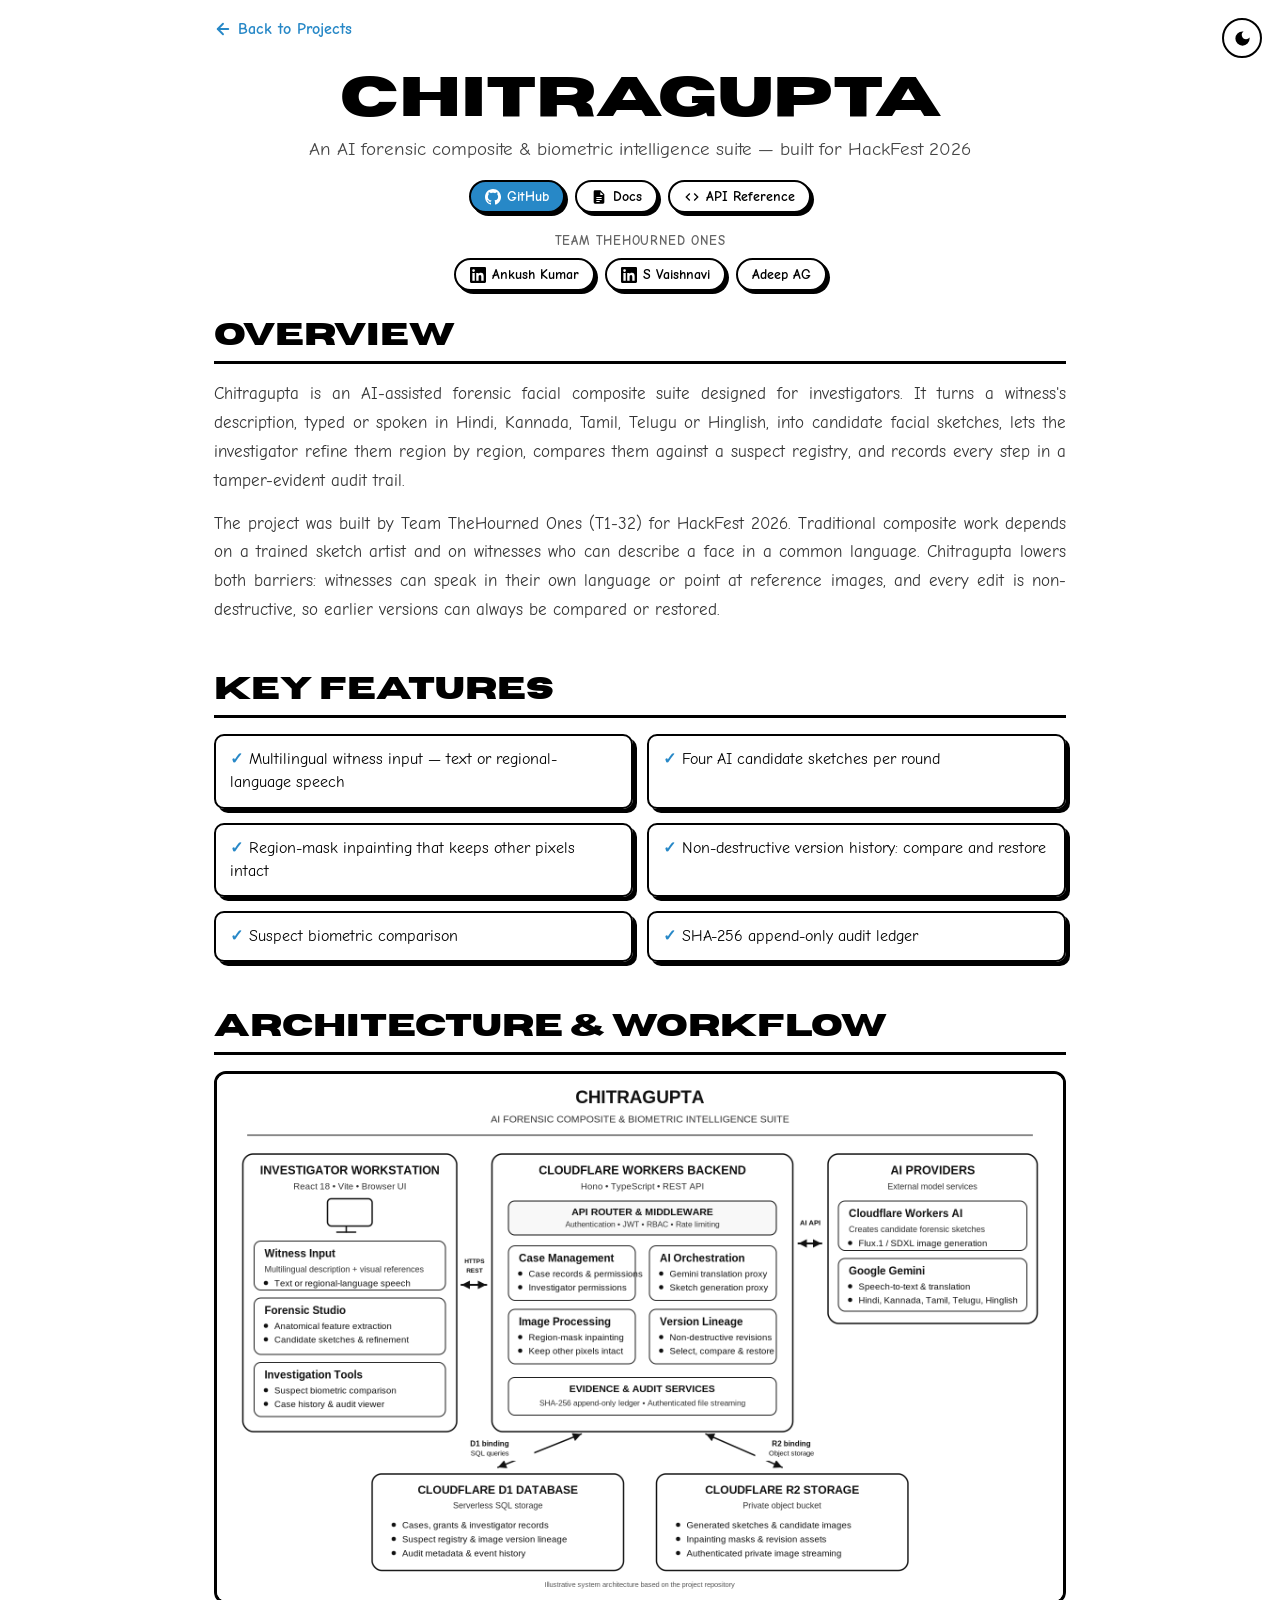
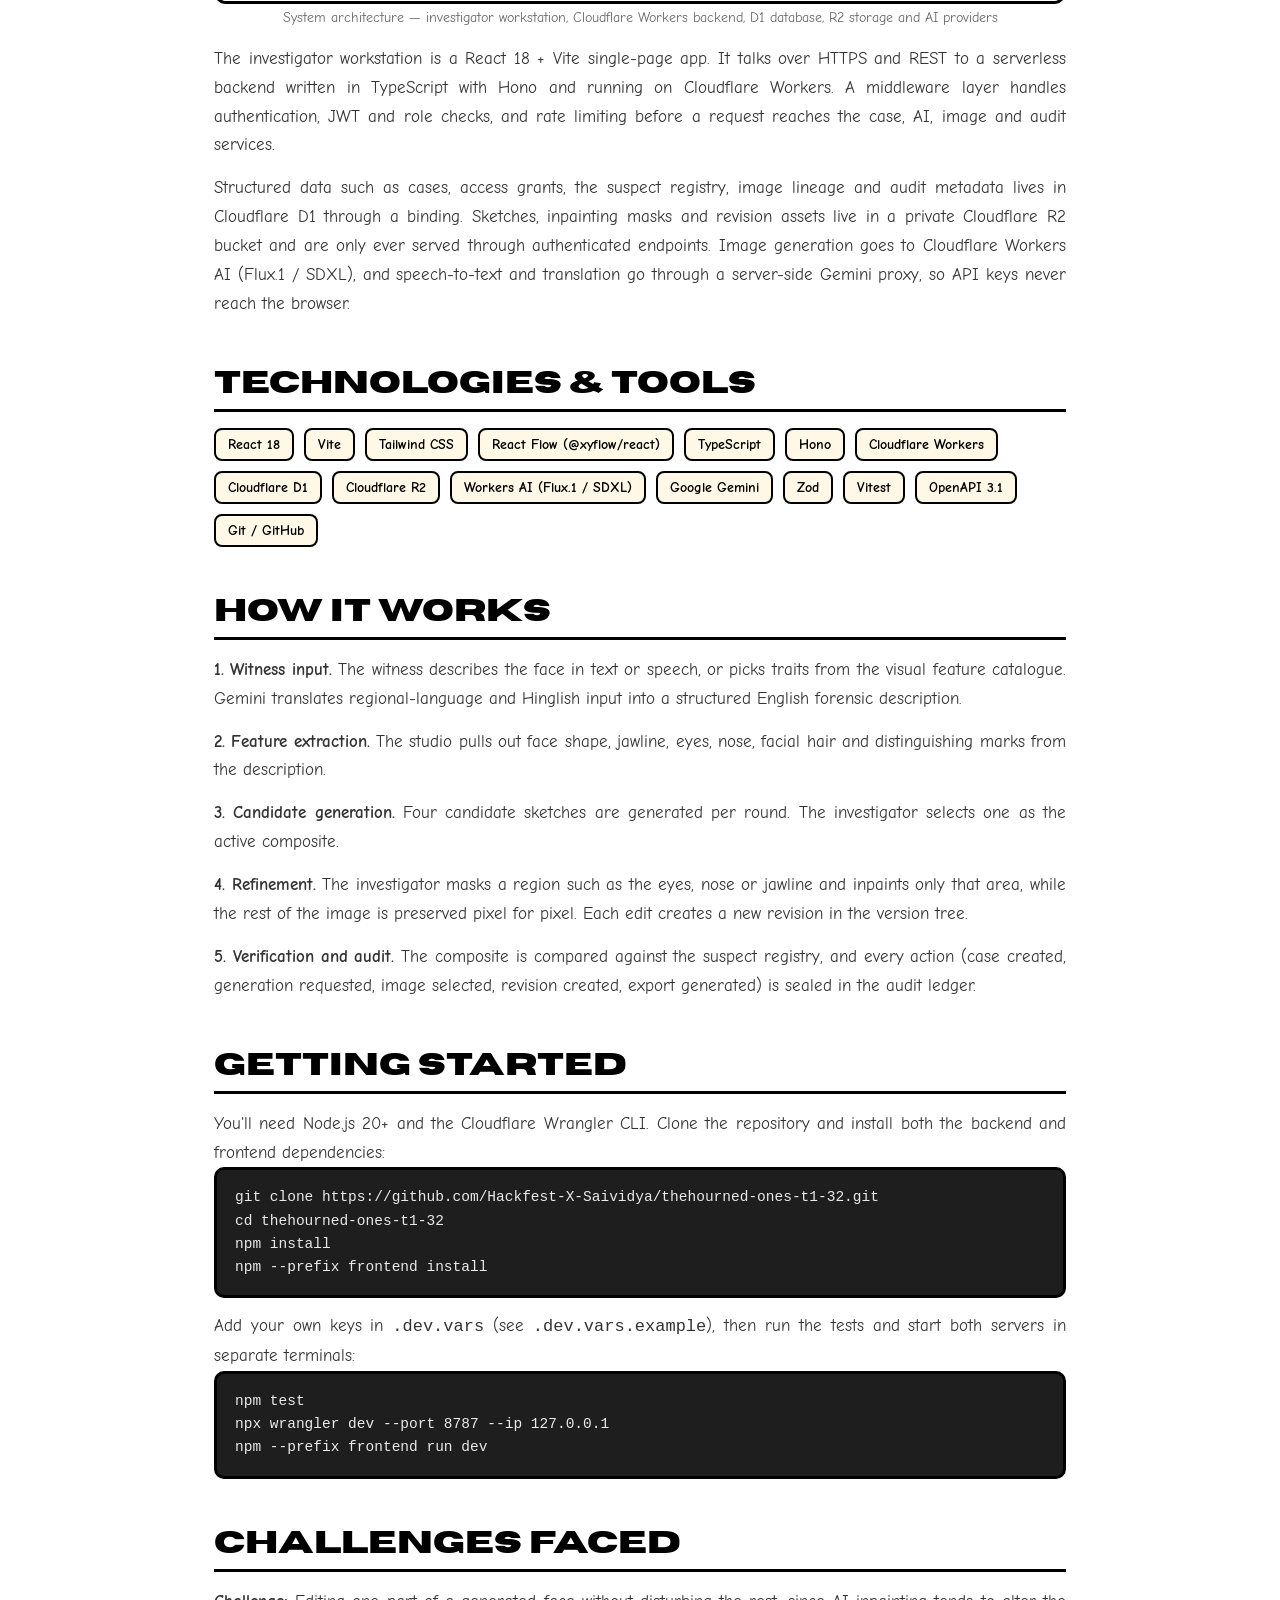
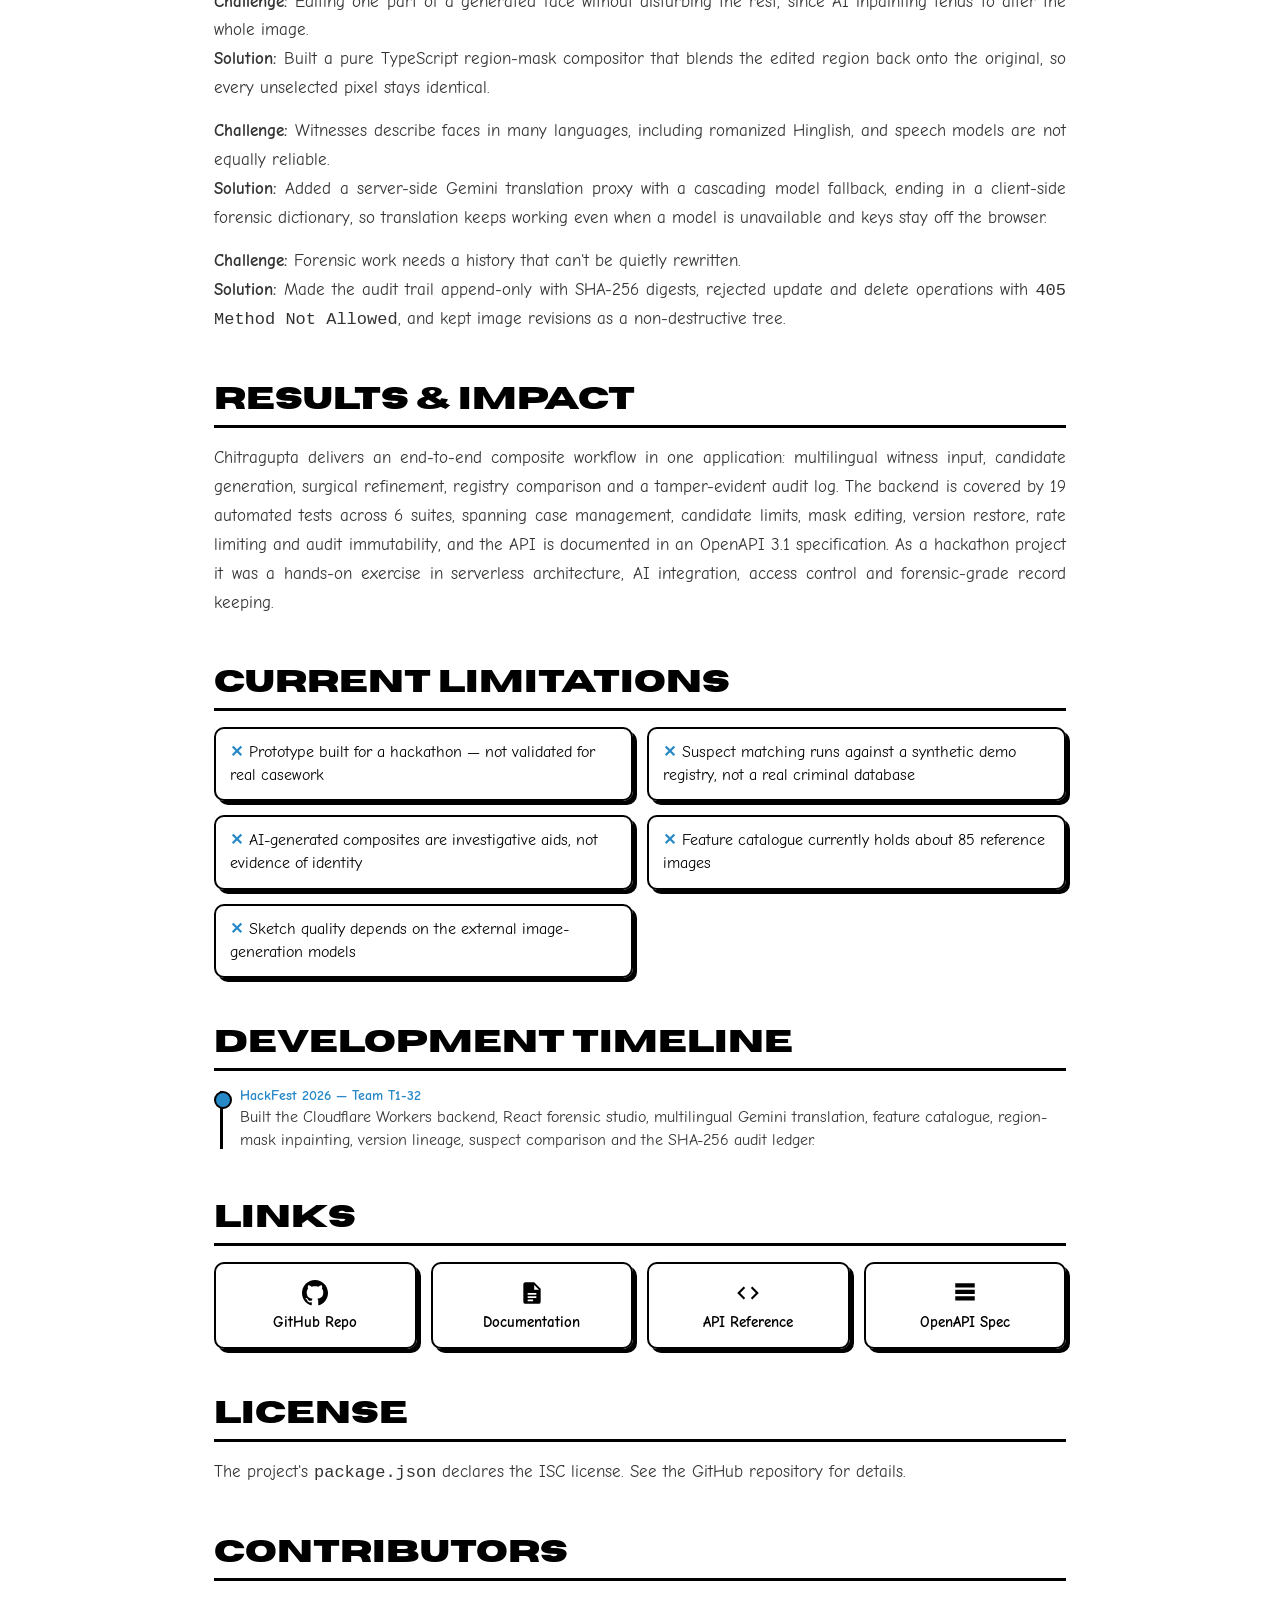
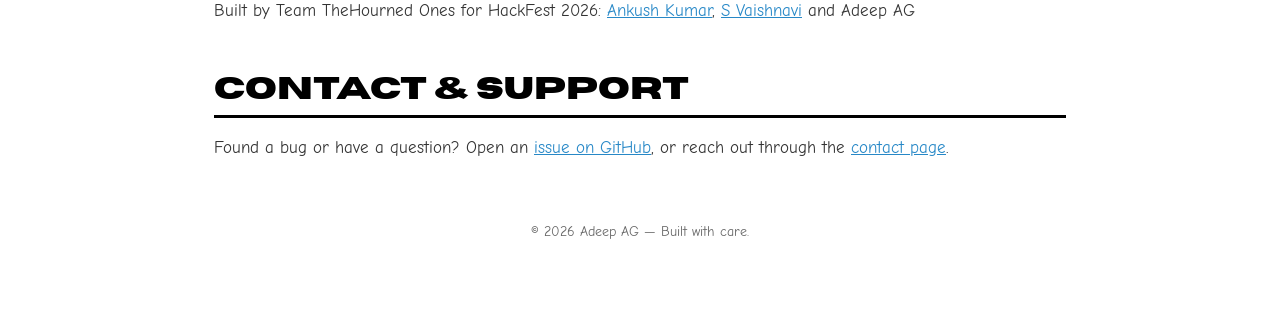
<file: projects/chitragupta.html>
<!DOCTYPE html>
<html lang="en">
<head>
<meta charset="UTF-8">
<meta name="viewport" content="width=device-width, initial-scale=1.0">
<title>Chitragupta — Adeep AG</title>

<link rel="preconnect" href="https://fonts.googleapis.com">
<link rel="preconnect" href="https://fonts.gstatic.com" crossorigin>
<link href="https://fonts.googleapis.com/css2?family=Arvo:wght@400;700&family=Poppins:wght@600;700;800&family=Archivo+Black&family=Comic+Neue:wght@400;700&display=swap" rel="stylesheet">

<style>
  @font-face {
    font-family: 'Hey Gotcha';
    src: url('/fonts/HeyGotcha-Regular.ttf') format('truetype');
    font-display: swap;
  }
  @font-face {
    font-family: 'Horiza';
    src: url('/fonts/Horizon.woff2') format('woff2'),
         url('/fonts/Horizon.otf') format('opentype');
    font-display: swap;
  }

  :root{
    --bg: #ffffff;
    --text: #000000;
    --text-body: #333333;
    --text-muted: #666666;
    --tagline: #444444;
    --border: #000000;
    --accent: #2788c7;
    --card-bg: #ffffff;
    --thumb-bg: #f2f2f2;
    --pill-bg: #fff8e6;
    --code-bg: #1e1e1e;
    --code-text: #eaeaea;
  }
  html.dark{
    --bg: #14171a;
    --text: #f2f2f2;
    --text-body: #cfcfcf;
    --text-muted: #9aa0a6;
    --tagline: #aaaaaa;
    --border: #f2f2f2;
    --accent: #5fb3ec;
    --card-bg: #1b1f23;
    --thumb-bg: #23272b;
    --pill-bg: #2a2415;
    --code-bg: #0d0f11;
    --code-text: #eaeaea;
  }

  * { box-sizing: border-box; }

  body{
    margin: 0;
    background: var(--bg);
    color: var(--text);
    font-family: 'Comic Sans MS', 'Comic Sans', 'Comic Neue', sans-serif;
    padding: 0 0 80px;
    transition: background 0.2s ease, color 0.2s ease;
  }

  a{ color: var(--accent); }

  .theme-toggle{
    position: fixed;
    top: 18px;
    right: 18px;
    z-index: 30;
    display: inline-flex;
    align-items: center;
    justify-content: center;
    width: 40px;
    height: 40px;
    border: 2px solid var(--border);
    border-radius: 50%;
    background: var(--bg);
    color: var(--text);
    cursor: pointer;
  }
  .theme-toggle:hover{ opacity: 0.8; }
  .theme-toggle svg{ width: 19px; height: 19px; fill: currentColor; }

  /* ---------- Top bar / back link ---------- */
  .top-bar{
    max-width: 900px;
    margin: 0 auto;
    padding: 20px 24px 0;
  }
  .back-link{
    display: inline-flex;
    align-items: center;
    gap: 6px;
    font-weight: 700;
    font-size: 16px;
    color: var(--accent);
    text-decoration: none;
  }
  .back-link:hover{ opacity: 0.75; }
  .back-link:focus-visible{ outline: 2px solid var(--accent); outline-offset: 3px; }
  .back-link svg{ width: 18px; height: 18px; }

  /* ---------- Hero ---------- */
  .hero{
    max-width: 900px;
    margin: 0 auto;
    padding: 24px 24px 0;
    text-align: center;
  }
  .hero-title{
    font-family: 'Horiza', 'Archivo Black', sans-serif;
    font-weight: 700;
    font-size: clamp(32px, 6vw, 56px);
    margin: 0 0 8px;
  }
  .hero-tagline{
    font-size: 19px;
    color: var(--tagline);
    margin: 0 0 20px;
  }
  .hero-badges{
    display: flex;
    flex-wrap: wrap;
    justify-content: center;
    gap: 10px;
    margin-bottom: 28px;
  }
  .badge{
    display: inline-flex;
    align-items: center;
    gap: 6px;
    border: 2px solid var(--border);
    border-radius: 999px;
    padding: 6px 14px;
    font-size: 14px;
    font-weight: 700;
    text-decoration: none;
    color: var(--text);
    background: var(--card-bg);
    box-shadow: 3px 3px 0 var(--border);
    transition: transform 0.15s ease, box-shadow 0.15s ease;
  }
  .badge:hover{
    transform: translate(-2px, -2px);
    box-shadow: 5px 5px 0 var(--border);
  }
  .badge.primary{ background: var(--accent); color: #fff; }
  .badge svg{ width: 16px; height: 16px; flex-shrink: 0; }
  .badge.primary svg{ fill: #fff; }
  .badge:not(.primary) svg{ fill: var(--text); }

  .team{ margin-top: -8px; }
  .team-label{
    display: block;
    font-size: 13px;
    font-weight: 700;
    letter-spacing: 0.06em;
    text-transform: uppercase;
    color: var(--text-muted);
    margin-bottom: 10px;
  }
  .badge.static{ box-shadow: 3px 3px 0 var(--border); }
  .badge.static:hover{ transform: none; box-shadow: 3px 3px 0 var(--border); }

  /* ---------- Section shell ---------- */
  .section{
    max-width: 900px;
    margin: 0 auto;
    padding: 0 24px;
  }
  .section + .section{
    margin-top: 48px;
  }
  .section-heading{
    font-family: 'Horiza', 'Archivo Black', sans-serif;
    font-weight: 700;
    font-size: clamp(22px, 3.5vw, 30px);
    margin: 0 0 16px;
    border-bottom: 3px solid var(--border);
    padding-bottom: 8px;
  }
  .section-body{
    font-size: 17px;
    line-height: 1.7;
    color: var(--text-body);
    text-align: justify;
  }
  .section-body p{ margin: 0 0 14px; }
  .section-body p:last-child{ margin-bottom: 0; }

  /* ---------- Key features ---------- */
  .feature-list{
    list-style: none;
    margin: 0;
    padding: 0;
    display: grid;
    grid-template-columns: repeat(2, 1fr);
    gap: 14px;
  }
  .feature-list li{
    border: 2px solid var(--border);
    border-radius: 10px;
    padding: 12px 14px;
    font-size: 15.5px;
    line-height: 1.5;
    box-shadow: 4px 4px 0 var(--border);
  }
  .feature-list li::before{
    content: "\2713  ";
    font-weight: 700;
    color: var(--accent);
  }
  /* variant for "not supported yet" items */
  .feature-list.limits li::before{
    content: "\2715  ";
  }

  /* ---------- Media gallery ---------- */
  .media-gallery{
    display: grid;
    grid-template-columns: repeat(2, 1fr);
    gap: 16px;
  }
  .media-item{
    border: 3px solid var(--border);
    border-radius: 12px;
    overflow: hidden;
    background: var(--thumb-bg);
    aspect-ratio: 16 / 10;
  }
  .media-item img,
  .media-item video{
    width: 100%;
    height: 100%;
    object-fit: cover;
    display: block;
  }
  .media-caption{
    font-size: 13.5px;
    color: var(--text-muted);
    text-align: center;
    margin-top: 6px;
  }

  /* ---------- Architecture figure (full width, uncropped) ---------- */
  .arch-figure{
    margin: 0 0 20px;
  }
  .arch-frame{
    border: 3px solid var(--border);
    border-radius: 12px;
    overflow: hidden;
    background: #ffffff; /* diagram is drawn on white; keep it readable in dark mode */
  }
  .arch-frame img{
    display: block;
    width: 100%;
    height: auto;
  }

  /* ---------- Tech stack ---------- */
  .tech-stack{
    display: flex;
    flex-wrap: wrap;
    gap: 10px;
  }
  .tech-pill{
    border: 2px solid var(--border);
    border-radius: 8px;
    padding: 6px 12px;
    font-size: 14px;
    font-weight: 700;
    background: var(--pill-bg);
  }

  /* ---------- Code / install block ---------- */
  .code-block{
    background: var(--code-bg);
    color: var(--code-text);
    border: 3px solid var(--border);
    border-radius: 10px;
    padding: 16px 18px;
    font-family: 'Courier New', monospace;
    font-size: 14.5px;
    line-height: 1.6;
    overflow-x: auto;
    white-space: pre;
  }
  .code-block + .code-block{ margin-top: 12px; }

  /* ---------- Timeline ---------- */
  .timeline{
    position: relative;
    padding-left: 26px;
  }
  .timeline::before{
    content: "";
    position: absolute;
    left: 6px;
    top: 4px;
    bottom: 4px;
    width: 3px;
    background: var(--border);
  }
  .timeline-item{
    position: relative;
    margin-bottom: 22px;
  }
  .timeline-item:last-child{ margin-bottom: 0; }
  .timeline-item::before{
    content: "";
    position: absolute;
    left: -26px;
    top: 4px;
    width: 14px;
    height: 14px;
    background: var(--accent);
    border: 2px solid var(--border);
    border-radius: 50%;
  }
  .timeline-date{
    font-weight: 700;
    font-size: 14px;
    color: var(--accent);
    margin-bottom: 2px;
  }
  .timeline-text{
    font-size: 15.5px;
    color: var(--text-body);
    line-height: 1.5;
  }

  /* ---------- Links grid (demo/repo/docs/downloads) ---------- */
  .links-grid{
    display: grid;
    grid-template-columns: repeat(4, 1fr);
    gap: 14px;
  }
  .link-card{
    display: flex;
    flex-direction: column;
    align-items: center;
    gap: 8px;
    text-align: center;
    text-decoration: none;
    color: var(--text);
    border: 2px solid var(--border);
    border-radius: 10px;
    padding: 16px 10px;
    font-weight: 700;
    font-size: 14.5px;
    box-shadow: 4px 4px 0 var(--border);
    transition: transform 0.15s ease, box-shadow 0.15s ease;
  }
  .link-card:hover{
    transform: translate(-2px, -2px);
    box-shadow: 6px 6px 0 var(--border);
  }
  .link-card svg{ width: 26px; height: 26px; fill: var(--text); }

  /* ---------- Footer / contact ---------- */
  .footer-note{
    font-size: 14px;
    color: var(--text-muted);
    text-align: center;
  }

  /* ---------- Mobile ---------- */
  @media (max-width: 700px){
    .feature-list{ grid-template-columns: 1fr; }
    .media-gallery{ grid-template-columns: 1fr; }
    .links-grid{ grid-template-columns: repeat(2, 1fr); }
    .hero-title{ font-size: 34px; }
  }
</style>
</head>
<body>

  <button class="theme-toggle" id="themeToggle" aria-label="Toggle dark mode">
    <svg id="themeIcon" viewBox="0 0 24 24"><path d="M12 3a9 9 0 1 0 9 9c0-.46-.04-.92-.1-1.36a5.389 5.389 0 0 1-4.4 2.26 5.403 5.403 0 0 1-3.14-9.8c-.44-.06-.9-.1-1.36-.1z"/></svg>
  </button>

  <div class="top-bar">
    <a href="/projects.html" class="back-link">
      <svg viewBox="0 0 24 24" fill="none" stroke="currentColor" stroke-width="2.5" stroke-linecap="round" stroke-linejoin="round">
        <path d="M19 12H5"></path>
        <path d="M12 19l-7-7 7-7"></path>
      </svg>
      Back to Projects
    </a>
  </div>

  <!-- ============ HERO ============ -->
  <header class="hero">
    <h1 class="hero-title">Chitragupta</h1>
    <p class="hero-tagline">An AI forensic composite &amp; biometric intelligence suite — built for HackFest 2026</p>
    <div class="hero-badges">
      <a href="https://github.com/Hackfest-X-Saividya/thehourned-ones-t1-32" class="badge primary">
        <svg viewBox="0 0 24 24"><path d="M12 0c-6.626 0-12 5.373-12 12 0 5.302 3.438 9.8 8.207 11.387.599.111.793-.261.793-.577v-2.234c-3.338.726-4.033-1.416-4.033-1.416-.545-1.385-1.33-1.754-1.33-1.754-1.087-.744.083-.729.083-.729 1.205.084 1.839 1.237 1.839 1.237 1.07 1.834 2.807 1.304 3.492.997.107-.775.418-1.305.762-1.605-2.665-.305-5.467-1.334-5.467-5.931 0-1.311.469-2.381 1.236-3.221-.124-.303-.535-1.524.117-3.176 0 0 1.008-.322 3.301 1.23.957-.266 1.983-.399 3.003-.404 1.02.005 2.047.138 3.006.404 2.291-1.552 3.297-1.23 3.297-1.23.653 1.653.242 2.874.118 3.176.77.84 1.235 1.911 1.235 3.221 0 4.609-2.807 5.624-5.479 5.921.43.372.823 1.102.823 2.222v3.293c0 .319.192.694.801.576 4.765-1.589 8.199-6.086 8.199-11.386 0-6.627-5.373-12-12-12z"/></svg>
        GitHub
      </a>
      <a href="https://github.com/Hackfest-X-Saividya/thehourned-ones-t1-32#readme" class="badge">
        <svg viewBox="0 0 24 24"><path d="M14 2H6a2 2 0 0 0-2 2v16a2 2 0 0 0 2 2h12a2 2 0 0 0 2-2V8l-6-6zm0 2.5L18.5 9H14V4.5zM8 12h8v1.5H8V12zm0 3h8v1.5H8V15zm0 3h5v1.5H8V18z"/></svg>
        Docs
      </a>
      <a href="https://github.com/Hackfest-X-Saividya/thehourned-ones-t1-32/blob/main/docs/api-documentation.md" class="badge">
        <svg viewBox="0 0 24 24"><path d="M9.4 16.6L4.8 12l4.6-4.6L8 6l-6 6 6 6 1.4-1.4zm5.2 0l4.6-4.6-4.6-4.6L16 6l6 6-6 6-1.4-1.4z"/></svg>
        API Reference
      </a>
    </div>
    <div class="team">
      <span class="team-label">Team TheHourned Ones</span>
      <div class="hero-badges">
        <a href="https://www.linkedin.com/in/ankush-kumar-3932aa396/" class="badge" target="_blank" rel="noopener"><svg viewBox="0 0 24 24"><path d="M20.447 20.452h-3.554v-5.569c0-1.328-.027-3.037-1.852-3.037-1.853 0-2.136 1.445-2.136 2.939v5.667H9.351V9h3.414v1.561h.046c.477-.9 1.637-1.85 3.37-1.85 3.601 0 4.267 2.37 4.267 5.455v6.286zM5.337 7.433a2.062 2.062 0 0 1-2.063-2.065 2.064 2.064 0 1 1 2.063 2.065zm1.782 13.019H3.555V9h3.564v11.452zM22.225 0H1.771C.792 0 0 .774 0 1.729v20.542C0 23.227.792 24 1.771 24h20.451C23.2 24 24 23.227 24 22.271V1.729C24 .774 23.2 0 22.222 0h.003z"/></svg>Ankush Kumar</a>
        <a href="https://www.linkedin.com/in/s-vaishnavi-8baa5a36b/" class="badge" target="_blank" rel="noopener"><svg viewBox="0 0 24 24"><path d="M20.447 20.452h-3.554v-5.569c0-1.328-.027-3.037-1.852-3.037-1.853 0-2.136 1.445-2.136 2.939v5.667H9.351V9h3.414v1.561h.046c.477-.9 1.637-1.85 3.37-1.85 3.601 0 4.267 2.37 4.267 5.455v6.286zM5.337 7.433a2.062 2.062 0 0 1-2.063-2.065 2.064 2.064 0 1 1 2.063 2.065zm1.782 13.019H3.555V9h3.564v11.452zM22.225 0H1.771C.792 0 0 .774 0 1.729v20.542C0 23.227.792 24 1.771 24h20.451C23.2 24 24 23.227 24 22.271V1.729C24 .774 23.2 0 22.222 0h.003z"/></svg>S Vaishnavi</a>
        <span class="badge static">Adeep AG</span>
      </div>
    </div>
  </header>

  <!-- ============ OVERVIEW ============ -->
  <section class="section">
    <h2 class="section-heading">Overview</h2>
    <div class="section-body">
      <p>
        Chitragupta is an AI-assisted forensic facial composite suite designed for investigators. It turns a witness's description, typed or spoken in Hindi, Kannada, Tamil, Telugu or Hinglish, into candidate facial sketches, lets the investigator refine them region by region, compares them against a suspect registry, and records every step in a tamper-evident audit trail.
      </p>
      <p>
        The project was built by Team TheHourned Ones (T1-32) for HackFest 2026. Traditional composite work depends on a trained sketch artist and on witnesses who can describe a face in a common language. Chitragupta lowers both barriers: witnesses can speak in their own language or point at reference images, and every edit is non-destructive, so earlier versions can always be compared or restored.
      </p>
    </div>
  </section>

  <!-- ============ KEY FEATURES ============ -->
  <section class="section">
    <h2 class="section-heading">Key Features</h2>
    <ul class="feature-list">
      <li>Multilingual witness input — text or regional-language speech</li>
      <li>Four AI candidate sketches per round</li>
      <li>Region-mask inpainting that keeps other pixels intact</li>
      <li>Non-destructive version history: compare and restore</li>
      <li>Suspect biometric comparison</li>
      <li>SHA-256 append-only audit ledger</li>
    </ul>
  </section>

  <!-- ============ ARCHITECTURE / WORKFLOW ============ -->
  <section class="section">
    <h2 class="section-heading">Architecture &amp; Workflow</h2>
    <figure class="arch-figure">
      <div class="arch-frame">
        <img src="/images/chitragupta-architecture.png" alt="Chitragupta system architecture: investigator workstation, Cloudflare Workers backend, Cloudflare D1 and R2, and external AI providers" loading="lazy">
      </div>
      <figcaption class="media-caption">System architecture — investigator workstation, Cloudflare Workers backend, D1 database, R2 storage and AI providers</figcaption>
    </figure>
    <div class="section-body">
      <p>
        The investigator workstation is a React 18 + Vite single-page app. It talks over HTTPS and REST to a serverless backend written in TypeScript with Hono and running on Cloudflare Workers. A middleware layer handles authentication, JWT and role checks, and rate limiting before a request reaches the case, AI, image and audit services.
      </p>
      <p>
        Structured data such as cases, access grants, the suspect registry, image lineage and audit metadata lives in Cloudflare D1 through a binding. Sketches, inpainting masks and revision assets live in a private Cloudflare R2 bucket and are only ever served through authenticated endpoints. Image generation goes to Cloudflare Workers AI (Flux.1 / SDXL), and speech-to-text and translation go through a server-side Gemini proxy, so API keys never reach the browser.
      </p>
    </div>
  </section>

  <!-- ============ TECH STACK ============ -->
  <section class="section">
    <h2 class="section-heading">Technologies &amp; Tools</h2>
    <div class="tech-stack">
      <span class="tech-pill">React 18</span>
      <span class="tech-pill">Vite</span>
      <span class="tech-pill">Tailwind CSS</span>
      <span class="tech-pill">React Flow (@xyflow/react)</span>
      <span class="tech-pill">TypeScript</span>
      <span class="tech-pill">Hono</span>
      <span class="tech-pill">Cloudflare Workers</span>
      <span class="tech-pill">Cloudflare D1</span>
      <span class="tech-pill">Cloudflare R2</span>
      <span class="tech-pill">Workers AI (Flux.1 / SDXL)</span>
      <span class="tech-pill">Google Gemini</span>
      <span class="tech-pill">Zod</span>
      <span class="tech-pill">Vitest</span>
      <span class="tech-pill">OpenAPI 3.1</span>
      <span class="tech-pill">Git / GitHub</span>
    </div>
  </section>

  <!-- ============ HOW IT WORKS ============ -->
  <section class="section">
    <h2 class="section-heading">How It Works</h2>
    <div class="section-body">
      <p>
        <strong>1. Witness input.</strong> The witness describes the face in text or speech, or picks traits from the visual feature catalogue. Gemini translates regional-language and Hinglish input into a structured English forensic description.
      </p>
      <p>
        <strong>2. Feature extraction.</strong> The studio pulls out face shape, jawline, eyes, nose, facial hair and distinguishing marks from the description.
      </p>
      <p>
        <strong>3. Candidate generation.</strong> Four candidate sketches are generated per round. The investigator selects one as the active composite.
      </p>
      <p>
        <strong>4. Refinement.</strong> The investigator masks a region such as the eyes, nose or jawline and inpaints only that area, while the rest of the image is preserved pixel for pixel. Each edit creates a new revision in the version tree.
      </p>
      <p>
        <strong>5. Verification and audit.</strong> The composite is compared against the suspect registry, and every action (case created, generation requested, image selected, revision created, export generated) is sealed in the audit ledger.
      </p>
    </div>
  </section>

  <!-- ============ INSTALLATION & USAGE ============ -->
  <section class="section">
    <h2 class="section-heading">Getting Started</h2>
    <div class="section-body">
      <p>
        You'll need Node.js 20+ and the Cloudflare Wrangler CLI. Clone the repository and install both the backend and frontend dependencies:
      </p>
    </div>
    <div class="code-block">git clone https://github.com/Hackfest-X-Saividya/thehourned-ones-t1-32.git
cd thehourned-ones-t1-32
npm install
npm --prefix frontend install</div>
    <div class="section-body" style="margin-top: 14px;">
      <p>Add your own keys in <code>.dev.vars</code> (see <code>.dev.vars.example</code>), then run the tests and start both servers in separate terminals:</p>
    </div>
    <div class="code-block">npm test
npx wrangler dev --port 8787 --ip 127.0.0.1
npm --prefix frontend run dev</div>
  </section>

  <!-- ============ CHALLENGES & SOLUTIONS ============ -->
  <section class="section">
    <h2 class="section-heading">Challenges Faced</h2>
    <div class="section-body">
      <p>
        <strong>Challenge:</strong> Editing one part of a generated face without disturbing the rest, since AI inpainting tends to alter the whole image.<br>
        <strong>Solution:</strong> Built a pure TypeScript region-mask compositor that blends the edited region back onto the original, so every unselected pixel stays identical.
      </p>
      <p>
        <strong>Challenge:</strong> Witnesses describe faces in many languages, including romanized Hinglish, and speech models are not equally reliable.<br>
        <strong>Solution:</strong> Added a server-side Gemini translation proxy with a cascading model fallback, ending in a client-side forensic dictionary, so translation keeps working even when a model is unavailable and keys stay off the browser.
      </p>
      <p>
        <strong>Challenge:</strong> Forensic work needs a history that can't be quietly rewritten.<br>
        <strong>Solution:</strong> Made the audit trail append-only with SHA-256 digests, rejected update and delete operations with <code>405 Method Not Allowed</code>, and kept image revisions as a non-destructive tree.
      </p>
    </div>
  </section>

  <!-- ============ RESULTS / IMPACT ============ -->
  <section class="section">
    <h2 class="section-heading">Results &amp; Impact</h2>
    <div class="section-body">
      <p>
        Chitragupta delivers an end-to-end composite workflow in one application: multilingual witness input, candidate generation, surgical refinement, registry comparison and a tamper-evident audit log. The backend is covered by 19 automated tests across 6 suites, spanning case management, candidate limits, mask editing, version restore, rate limiting and audit immutability, and the API is documented in an OpenAPI 3.1 specification. As a hackathon project it was a hands-on exercise in serverless architecture, AI integration, access control and forensic-grade record keeping.
      </p>
    </div>
  </section>

  <!-- ============ LIMITATIONS ============ -->
  <section class="section">
    <h2 class="section-heading">Current Limitations</h2>
    <ul class="feature-list limits">
      <li>Prototype built for a hackathon — not validated for real casework</li>
      <li>Suspect matching runs against a synthetic demo registry, not a real criminal database</li>
      <li>AI-generated composites are investigative aids, not evidence of identity</li>
      <li>Feature catalogue currently holds about 85 reference images</li>
      <li>Sketch quality depends on the external image-generation models</li>
    </ul>
  </section>

  <!-- ============ DEVELOPMENT TIMELINE ============ -->
  <section class="section">
    <h2 class="section-heading">Development Timeline</h2>
    <div class="timeline">
      <div class="timeline-item">
        <div class="timeline-date">HackFest 2026 — Team T1-32</div>
        <div class="timeline-text">Built the Cloudflare Workers backend, React forensic studio, multilingual Gemini translation, feature catalogue, region-mask inpainting, version lineage, suspect comparison and the SHA-256 audit ledger.</div>
      </div>
    </div>
  </section>

  <!-- ============ LINKS ============ -->
  <section class="section">
    <h2 class="section-heading">Links</h2>
    <div class="links-grid">
      <a href="https://github.com/Hackfest-X-Saividya/thehourned-ones-t1-32" class="link-card">
        <svg viewBox="0 0 24 24"><path d="M12 0c-6.626 0-12 5.373-12 12 0 5.302 3.438 9.8 8.207 11.387.599.111.793-.261.793-.577v-2.234c-3.338.726-4.033-1.416-4.033-1.416-.545-1.385-1.33-1.754-1.33-1.754-1.087-.744.083-.729.083-.729 1.205.084 1.839 1.237 1.839 1.237 1.07 1.834 2.807 1.304 3.492.997.107-.775.418-1.305.762-1.605-2.665-.305-5.467-1.334-5.467-5.931 0-1.311.469-2.381 1.236-3.221-.124-.303-.535-1.524.117-3.176 0 0 1.008-.322 3.301 1.23.957-.266 1.983-.399 3.003-.404 1.02.005 2.047.138 3.006.404 2.291-1.552 3.297-1.23 3.297-1.23.653 1.653.242 2.874.118 3.176.77.84 1.235 1.911 1.235 3.221 0 4.609-2.807 5.624-5.479 5.921.43.372.823 1.102.823 2.222v3.293c0 .319.192.694.801.576 4.765-1.589 8.199-6.086 8.199-11.386 0-6.627-5.373-12-12-12z"/></svg>
        GitHub Repo
      </a>
      <a href="https://github.com/Hackfest-X-Saividya/thehourned-ones-t1-32#readme" class="link-card">
        <svg viewBox="0 0 24 24"><path d="M14 2H6a2 2 0 0 0-2 2v16a2 2 0 0 0 2 2h12a2 2 0 0 0 2-2V8l-6-6zm0 2.5L18.5 9H14V4.5zM8 12h8v1.5H8V12zm0 3h8v1.5H8V15zm0 3h5v1.5H8V18z"/></svg>
        Documentation
      </a>
      <a href="https://github.com/Hackfest-X-Saividya/thehourned-ones-t1-32/blob/main/docs/api-documentation.md" class="link-card">
        <svg viewBox="0 0 24 24"><path d="M9.4 16.6L4.8 12l4.6-4.6L8 6l-6 6 6 6 1.4-1.4zm5.2 0l4.6-4.6-4.6-4.6L16 6l6 6-6 6-1.4-1.4z"/></svg>
        API Reference
      </a>
      <a href="https://github.com/Hackfest-X-Saividya/thehourned-ones-t1-32/blob/main/docs/openapi.yaml" class="link-card">
        <svg viewBox="0 0 24 24"><path d="M3 3h18v4H3V3zm0 6h18v4H3V9zm0 6h18v4H3v-4z"/></svg>
        OpenAPI Spec
      </a>
    </div>
  </section>

  <!-- ============ LICENSE ============ -->
  <section class="section">
    <h2 class="section-heading">License</h2>
    <div class="section-body">
      <p>The project's <code>package.json</code> declares the ISC license. See the GitHub repository for details.</p>
    </div>
  </section>

  <!-- ============ CONTRIBUTORS / ACKNOWLEDGEMENTS ============ -->
  <section class="section">
    <h2 class="section-heading">Contributors </h2>
    <div class="section-body">
      <p>Built by Team TheHourned Ones  for HackFest 2026: <a href="https://www.linkedin.com/in/ankush-kumar-3932aa396/">Ankush Kumar</a>, <a href="https://www.linkedin.com/in/s-vaishnavi-8baa5a36b/">S Vaishnavi</a> and Adeep AG</p>
    </div>
  </section>


  <!-- ============ CONTACT / SUPPORT ============ -->
  <section class="section">
    <h2 class="section-heading">Contact &amp; Support</h2>
    <div class="section-body">
      <p>
        Found a bug or have a question? Open an
        <a href="https://github.com/Hackfest-X-Saividya/thehourned-ones-t1-32/issues">issue on GitHub</a>,
        or reach out through the <a href="/contact.html">contact page</a>.
      </p>
    </div>
  </section>

  <footer class="section" style="margin-top: 60px;">
    <p class="footer-note">© <span id="year"></span> Adeep AG — Built with care.</p>
  </footer>

  <script>
    document.getElementById('year').textContent = new Date().getFullYear();

    const root = document.documentElement;
    const themeToggle = document.getElementById('themeToggle');
    const themeIcon = document.getElementById('themeIcon');

    function setTheme(mode){
      if(mode === 'dark'){
        root.classList.add('dark');
        themeIcon.innerHTML = '<path d="M6.76 4.84l-1.8-1.79-1.41 1.41 1.79 1.79 1.42-1.41zM4 10.5H1v2h3v-2zm9-9.95h-2V3.5h2V.55zm7.45 3.91l-1.41-1.41-1.79 1.79 1.41 1.41 1.79-1.79zm-3.21 13.7l1.79 1.8 1.41-1.41-1.8-1.79-1.4 1.4zM20 10.5v2h3v-2h-3zm-8-5a5 5 0 100 10 5 5 0 000-10zm-1 16.95h2V19.5h-2v2.95zm-7.45-3.91l1.41 1.41 1.79-1.8-1.41-1.41-1.79 1.8z"/>';
      } else {
        root.classList.remove('dark');
        themeIcon.innerHTML = '<path d="M12 3a9 9 0 1 0 9 9c0-.46-.04-.92-.1-1.36a5.389 5.389 0 0 1-4.4 2.26 5.403 5.403 0 0 1-3.14-9.8c-.44-.06-.9-.1-1.36-.1z"/>';
      }
      localStorage.setItem('site-theme', mode);
    }

    const savedTheme = localStorage.getItem('site-theme') ||
      (window.matchMedia('(prefers-color-scheme: dark)').matches ? 'dark' : 'light');
    setTheme(savedTheme);

    themeToggle.addEventListener('click', () => {
      setTheme(root.classList.contains('dark') ? 'light' : 'dark');
    });
  </script>

</body>
</html>
</file>
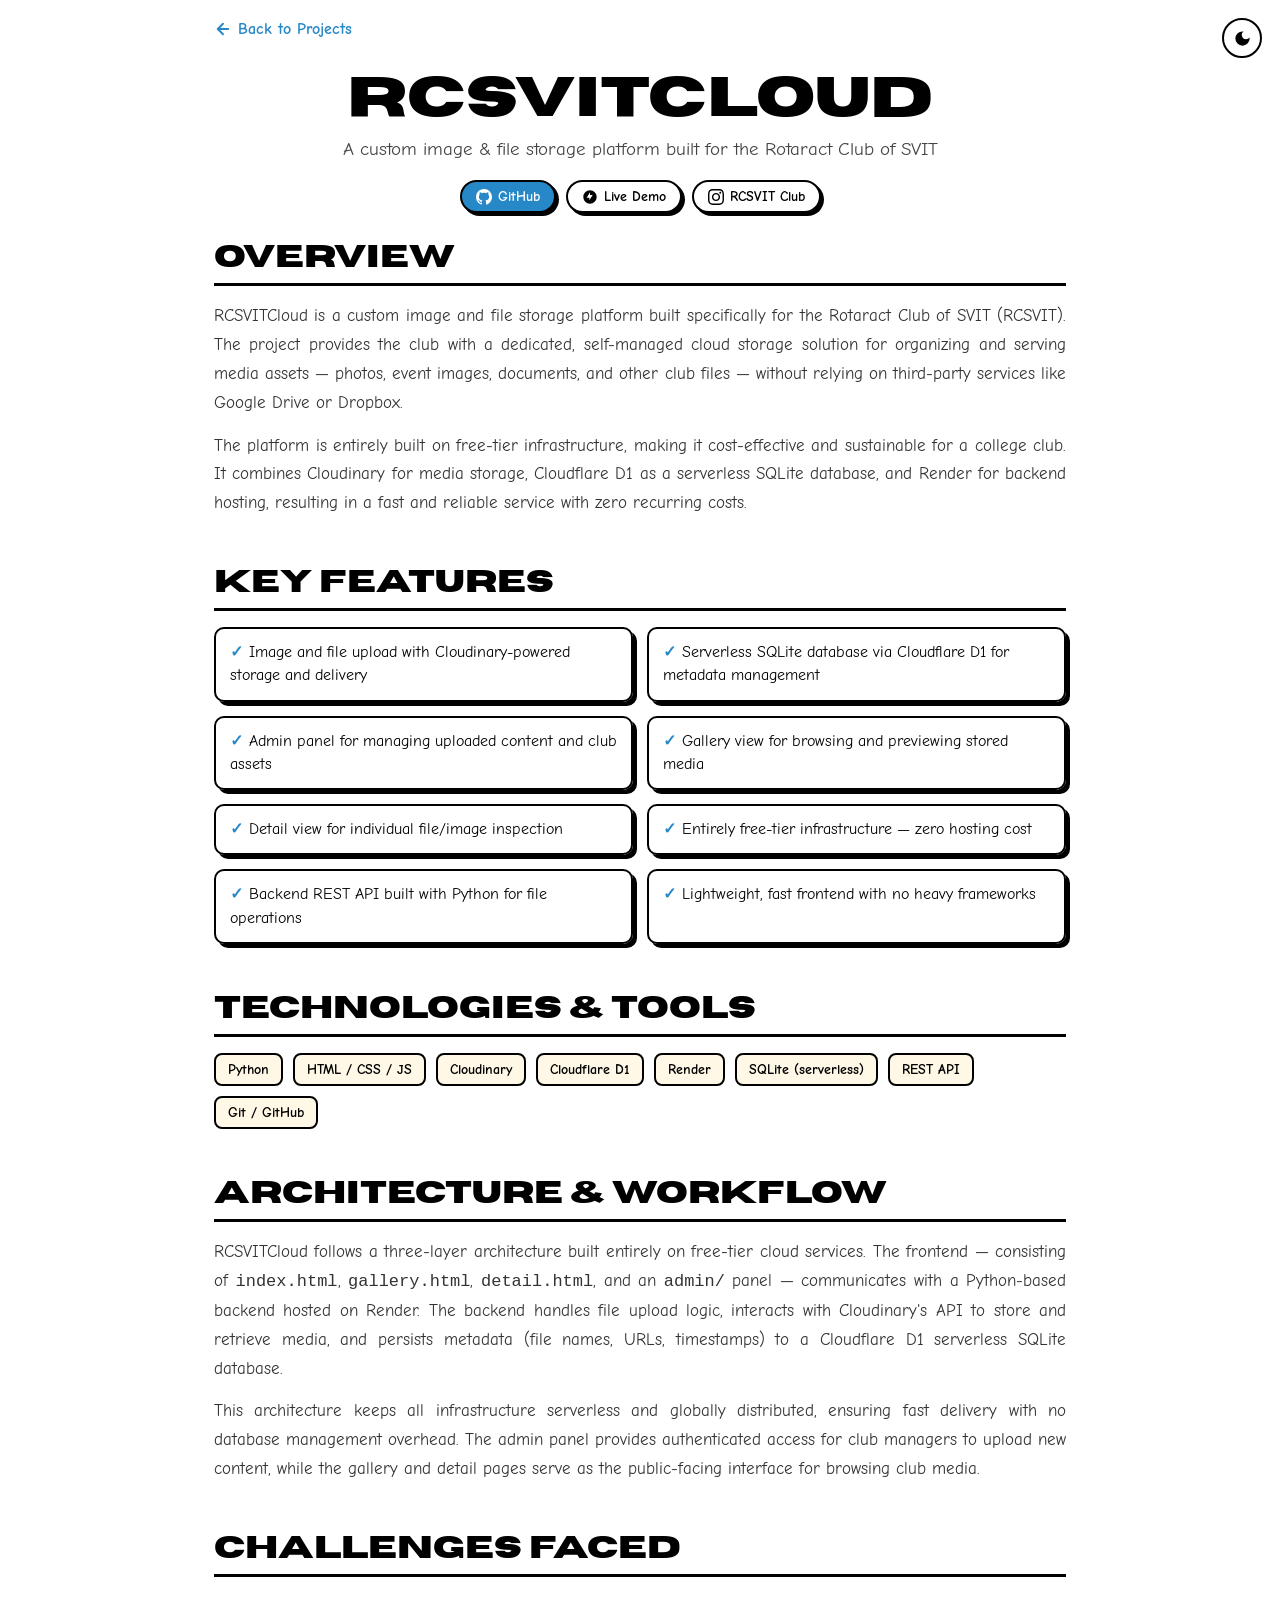
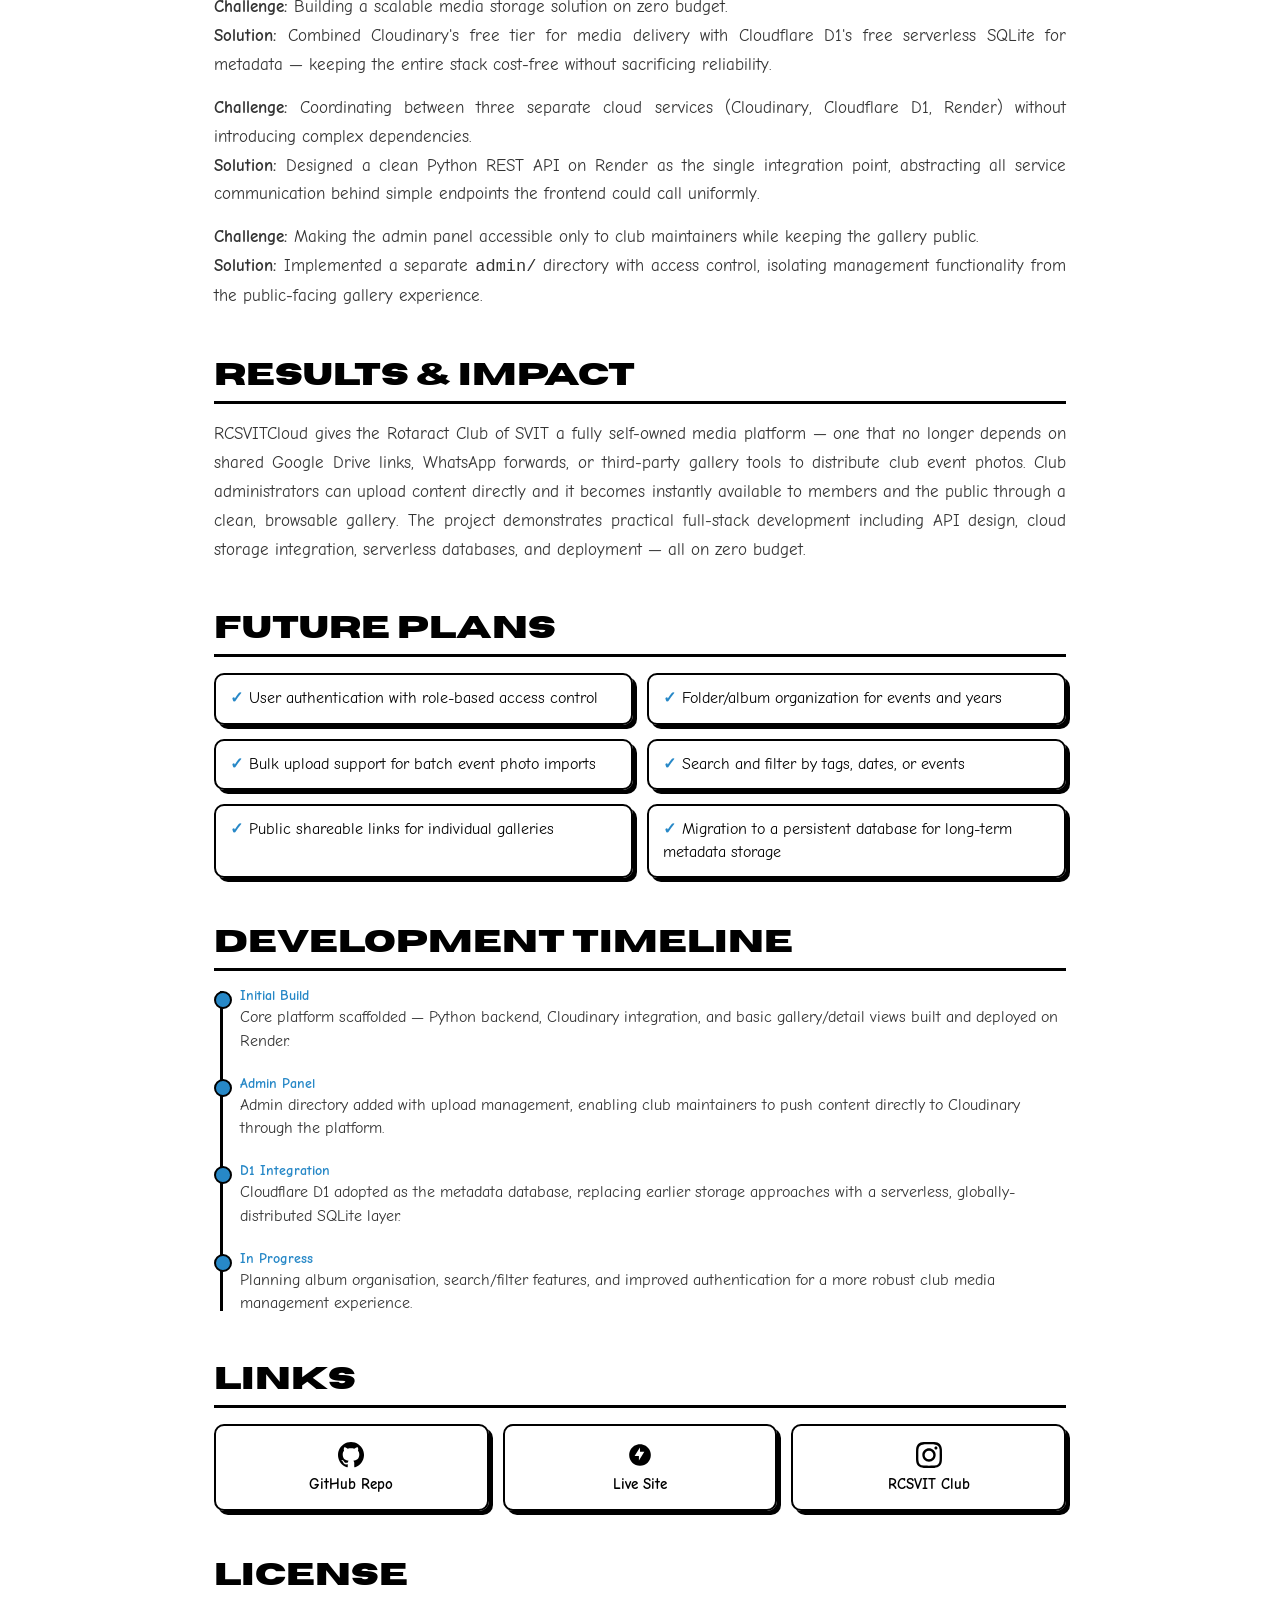
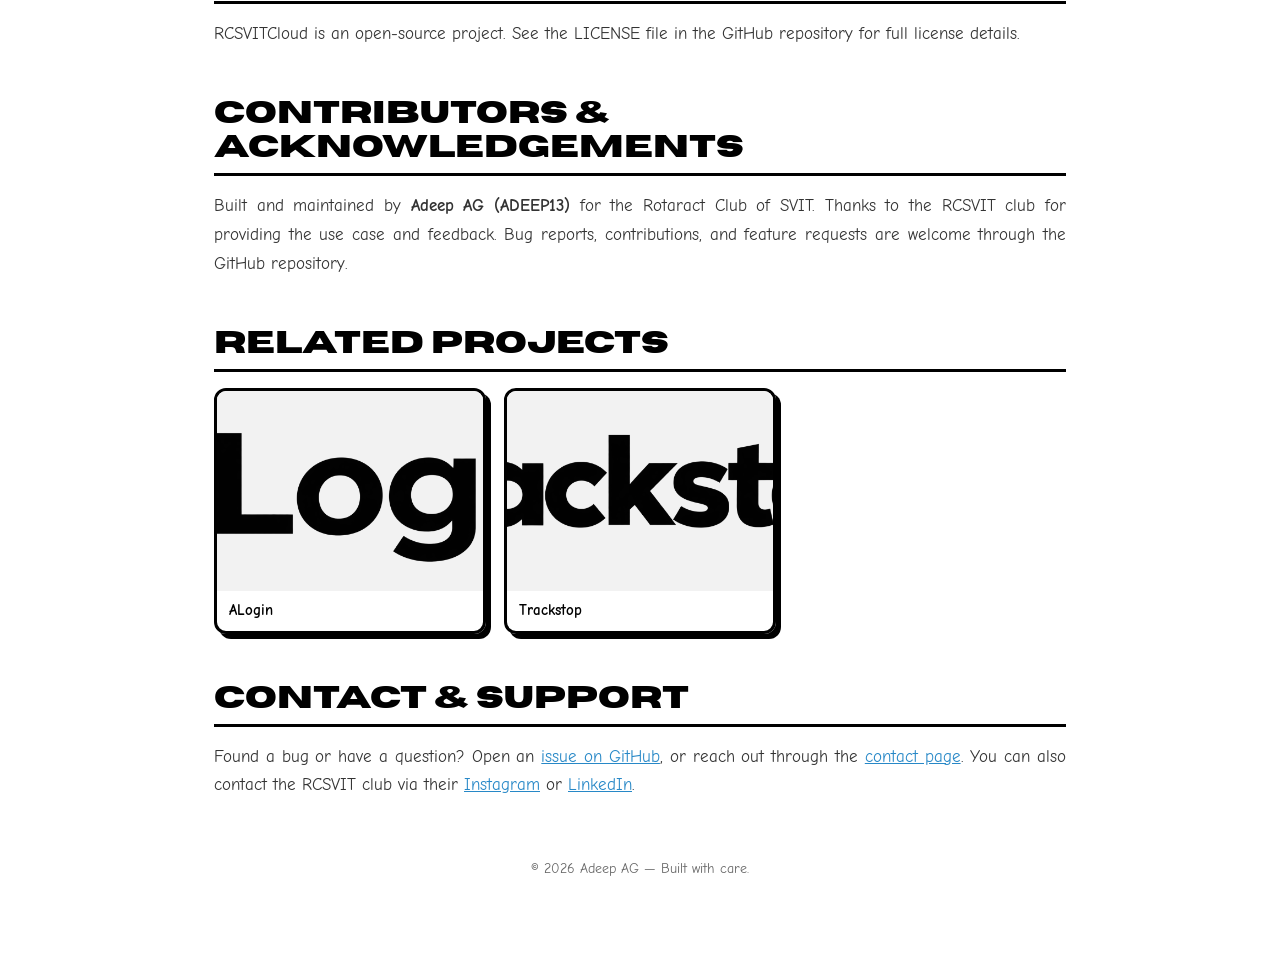
<file: projects/rcsvitcloud.html>
<!DOCTYPE html>
<html lang="en">
<head>
<meta charset="UTF-8">
<meta name="viewport" content="width=device-width, initial-scale=1.0">
<title>RCSVITCloud — Adeep AG</title>

<link rel="preconnect" href="https://fonts.googleapis.com">
<link rel="preconnect" href="https://fonts.gstatic.com" crossorigin>
<link href="https://fonts.googleapis.com/css2?family=Arvo:wght@400;700&family=Poppins:wght@600;700;800&family=Archivo+Black&family=Comic+Neue:wght@400;700&display=swap" rel="stylesheet">

<style>
  @font-face {
    font-family: 'Hey Gotcha';
    src: url('../fonts/HeyGotcha-Regular.ttf') format('truetype');
    font-display: swap;
  }
  @font-face {
    font-family: 'Horiza';
    src: url('../fonts/Horizon.woff2') format('woff2'),
         url('../fonts/Horizon.otf') format('opentype');
    font-display: swap;
  }

  :root{
    --bg: #ffffff;
    --text: #000000;
    --text-body: #333333;
    --text-muted: #666666;
    --tagline: #444444;
    --border: #000000;
    --accent: #2788c7;
    --card-bg: #ffffff;
    --thumb-bg: #f2f2f2;
    --pill-bg: #fff8e6;
    --code-bg: #1e1e1e;
    --code-text: #eaeaea;
  }
  html.dark{
    --bg: #14171a;
    --text: #f2f2f2;
    --text-body: #cfcfcf;
    --text-muted: #9aa0a6;
    --tagline: #aaaaaa;
    --border: #f2f2f2;
    --accent: #5fb3ec;
    --card-bg: #1b1f23;
    --thumb-bg: #23272b;
    --pill-bg: #2a2415;
    --code-bg: #0d0f11;
    --code-text: #eaeaea;
  }

  * { box-sizing: border-box; }

  body{
    margin: 0;
    background: var(--bg);
    color: var(--text);
    font-family: 'Comic Sans MS', 'Comic Sans', 'Comic Neue', sans-serif;
    padding: 0 0 80px;
    transition: background 0.2s ease, color 0.2s ease;
  }

  a{ color: var(--accent); }

  .theme-toggle{
    position: fixed;
    top: 18px;
    right: 18px;
    z-index: 30;
    display: inline-flex;
    align-items: center;
    justify-content: center;
    width: 40px;
    height: 40px;
    border: 2px solid var(--border);
    border-radius: 50%;
    background: var(--bg);
    color: var(--text);
    cursor: pointer;
  }
  .theme-toggle:hover{ opacity: 0.8; }
  .theme-toggle svg{ width: 19px; height: 19px; fill: currentColor; }

  /* ---------- Top bar / back link ---------- */
  .top-bar{
    max-width: 900px;
    margin: 0 auto;
    padding: 20px 24px 0;
  }
  .back-link{
    display: inline-flex;
    align-items: center;
    gap: 6px;
    font-weight: 700;
    font-size: 16px;
    color: var(--accent);
    text-decoration: none;
  }
  .back-link:hover{ opacity: 0.75; }
  .back-link:focus-visible{ outline: 2px solid var(--accent); outline-offset: 3px; }
  .back-link svg{ width: 18px; height: 18px; }

  /* ---------- Hero ---------- */
  .hero{
    max-width: 900px;
    margin: 0 auto;
    padding: 24px 24px 0;
    text-align: center;
  }
  .hero-title{
    font-family: 'Horiza', 'Archivo Black', sans-serif;
    font-weight: 700;
    font-size: clamp(32px, 6vw, 56px);
    margin: 0 0 8px;
  }
  .hero-tagline{
    font-size: 19px;
    color: var(--tagline);
    margin: 0 0 20px;
  }
  .hero-badges{
    display: flex;
    flex-wrap: wrap;
    justify-content: center;
    gap: 10px;
    margin-bottom: 28px;
  }
  .badge{
    display: inline-flex;
    align-items: center;
    gap: 6px;
    border: 2px solid var(--border);
    border-radius: 999px;
    padding: 6px 14px;
    font-size: 14px;
    font-weight: 700;
    text-decoration: none;
    color: var(--text);
    background: var(--card-bg);
    box-shadow: 3px 3px 0 var(--border);
    transition: transform 0.15s ease, box-shadow 0.15s ease;
  }
  .badge:hover{
    transform: translate(-2px, -2px);
    box-shadow: 5px 5px 0 var(--border);
  }
  .badge.primary{ background: var(--accent); color: #fff; }
  .badge svg{ width: 16px; height: 16px; flex-shrink: 0; }
  .badge.primary svg{ fill: #fff; }
  .badge:not(.primary) svg{ fill: var(--text); }

  /* ---------- Section shell ---------- */
  .section{
    max-width: 900px;
    margin: 0 auto;
    padding: 0 24px;
  }
  .section + .section{
    margin-top: 48px;
  }
  .section-heading{
    font-family: 'Horiza', 'Archivo Black', sans-serif;
    font-weight: 700;
    font-size: clamp(22px, 3.5vw, 30px);
    margin: 0 0 16px;
    border-bottom: 3px solid var(--border);
    padding-bottom: 8px;
  }
  .section-body{
    font-size: 17px;
    line-height: 1.7;
    color: var(--text-body);
    text-align: justify;
  }
  .section-body p{ margin: 0 0 14px; }
  .section-body p:last-child{ margin-bottom: 0; }

  /* ---------- Key features ---------- */
  .feature-list{
    list-style: none;
    margin: 0;
    padding: 0;
    display: grid;
    grid-template-columns: repeat(2, 1fr);
    gap: 14px;
  }
  .feature-list li{
    border: 2px solid var(--border);
    border-radius: 10px;
    padding: 12px 14px;
    font-size: 15.5px;
    line-height: 1.5;
    box-shadow: 4px 4px 0 var(--border);
  }
  .feature-list li::before{
    content: "\2713  ";
    font-weight: 700;
    color: var(--accent);
  }

  /* ---------- Tech stack ---------- */
  .tech-stack{
    display: flex;
    flex-wrap: wrap;
    gap: 10px;
  }
  .tech-pill{
    border: 2px solid var(--border);
    border-radius: 8px;
    padding: 6px 12px;
    font-size: 14px;
    font-weight: 700;
    background: var(--pill-bg);
  }

  /* ---------- Timeline ---------- */
  .timeline{
    position: relative;
    padding-left: 26px;
  }
  .timeline::before{
    content: "";
    position: absolute;
    left: 6px;
    top: 4px;
    bottom: 4px;
    width: 3px;
    background: var(--border);
  }
  .timeline-item{
    position: relative;
    margin-bottom: 22px;
  }
  .timeline-item:last-child{ margin-bottom: 0; }
  .timeline-item::before{
    content: "";
    position: absolute;
    left: -26px;
    top: 4px;
    width: 14px;
    height: 14px;
    background: var(--accent);
    border: 2px solid var(--border);
    border-radius: 50%;
  }
  .timeline-date{
    font-weight: 700;
    font-size: 14px;
    color: var(--accent);
    margin-bottom: 2px;
  }
  .timeline-text{
    font-size: 15.5px;
    color: var(--text-body);
    line-height: 1.5;
  }

  /* ---------- Links grid ---------- */
  .links-grid{
    display: grid;
    grid-template-columns: repeat(3, 1fr);
    gap: 14px;
  }
  .link-card{
    display: flex;
    flex-direction: column;
    align-items: center;
    gap: 8px;
    text-align: center;
    text-decoration: none;
    color: var(--text);
    border: 2px solid var(--border);
    border-radius: 10px;
    padding: 16px 10px;
    font-weight: 700;
    font-size: 14.5px;
    box-shadow: 4px 4px 0 var(--border);
    transition: transform 0.15s ease, box-shadow 0.15s ease;
  }
  .link-card:hover{
    transform: translate(-2px, -2px);
    box-shadow: 6px 6px 0 var(--border);
  }
  .link-card svg{ width: 26px; height: 26px; fill: var(--text); }

  /* ---------- Related projects ---------- */
  .related-grid{
    display: grid;
    grid-template-columns: repeat(3, 1fr);
    gap: 18px;
  }
  .related-card{
    display: block;
    text-decoration: none;
    color: inherit;
    border: 3px solid var(--border);
    border-radius: 12px;
    overflow: hidden;
    box-shadow: 5px 5px 0 var(--border);
    transition: transform 0.15s ease, box-shadow 0.15s ease;
  }
  .related-card:hover{
    transform: translate(-2px, -2px);
    box-shadow: 7px 7px 0 var(--border);
  }
  .related-thumb{
    width: 100%;
    aspect-ratio: 4 / 3;
    background: var(--thumb-bg);
  }
  .related-thumb img{
    width: 100%;
    height: 100%;
    object-fit: cover;
    display: block;
  }
  .related-name{
    font-weight: 700;
    font-size: 15px;
    padding: 10px 12px 12px;
  }

  /* ---------- Footer / contact ---------- */
  .footer-note{
    font-size: 14px;
    color: var(--text-muted);
    text-align: center;
  }

  /* ---------- Mobile ---------- */
  @media (max-width: 700px){
    .feature-list{ grid-template-columns: 1fr; }
    .links-grid{ grid-template-columns: repeat(2, 1fr); }
    .related-grid{ grid-template-columns: 1fr; }
    .hero-title{ font-size: 34px; }
  }
</style>
</head>
<body>

  <button class="theme-toggle" id="themeToggle" aria-label="Toggle dark mode">
    <svg id="themeIcon" viewBox="0 0 24 24"><path d="M12 3a9 9 0 1 0 9 9c0-.46-.04-.92-.1-1.36a5.389 5.389 0 0 1-4.4 2.26 5.403 5.403 0 0 1-3.14-9.8c-.44-.06-.9-.1-1.36-.1z"/></svg>
  </button>

  <div class="top-bar">
    <a href="../projects.html" class="back-link">
      <svg viewBox="0 0 24 24" fill="none" stroke="currentColor" stroke-width="2.5" stroke-linecap="round" stroke-linejoin="round">
        <path d="M19 12H5"></path>
        <path d="M12 19l-7-7 7-7"></path>
      </svg>
      Back to Projects
    </a>
  </div>

  <!-- ============ HERO ============ -->
  <header class="hero">
    <h1 class="hero-title">RCSVITCloud</h1>
    <p class="hero-tagline">A custom image &amp; file storage platform built for the Rotaract Club of SVIT</p>
    <div class="hero-badges">
      <a href="https://github.com/RcSVIT/RCSVITCloud" class="badge primary">
        <svg viewBox="0 0 24 24"><path d="M12 0c-6.626 0-12 5.373-12 12 0 5.302 3.438 9.8 8.207 11.387.599.111.793-.261.793-.577v-2.234c-3.338.726-4.033-1.416-4.033-1.416-.545-1.385-1.33-1.754-1.33-1.754-1.087-.744.083-.729.083-.729 1.205.084 1.839 1.237 1.839 1.237 1.07 1.834 2.807 1.304 3.492.997.107-.775.418-1.305.762-1.605-2.665-.305-5.467-1.334-5.467-5.931 0-1.311.469-2.381 1.236-3.221-.124-.303-.535-1.524.117-3.176 0 0 1.008-.322 3.301 1.23.957-.266 1.983-.399 3.003-.404 1.02.005 2.047.138 3.006.404 2.291-1.552 3.297-1.23 3.297-1.23.653 1.653.242 2.874.118 3.176.77.84 1.235 1.911 1.235 3.221 0 4.609-2.807 5.624-5.479 5.921.43.372.823 1.102.823 2.222v3.293c0 .319.192.694.801.576 4.765-1.589 8.199-6.086 8.199-11.386 0-6.627-5.373-12-12-12z"/></svg>
        GitHub
      </a>
      <a href="https://rcsvit.github.io/RCSVITCloud/" class="badge">
        <svg viewBox="0 0 24 24"><path d="M12 2C6.477 2 2 6.477 2 12s4.477 10 10 10 10-4.477 10-10S17.523 2 12 2zm-1 15v-4H7l5-8v4h4l-5 8z"/></svg>
        Live Demo
      </a>
      <a href="https://www.instagram.com/rotaract_svit/" class="badge">
        <svg viewBox="0 0 24 24"><path d="M12 2.163c3.204 0 3.584.012 4.85.07 3.252.148 4.771 1.691 4.919 4.919.058 1.265.069 1.645.069 4.849 0 3.205-.012 3.584-.069 4.849-.149 3.225-1.664 4.771-4.919 4.919-1.266.058-1.644.07-4.85.07-3.204 0-3.584-.012-4.849-.07-3.26-.149-4.771-1.699-4.919-4.92-.058-1.265-.07-1.644-.07-4.849 0-3.204.013-3.583.07-4.849.149-3.227 1.664-4.771 4.919-4.919 1.266-.057 1.645-.069 4.849-.069zm0-2.163c-3.259 0-3.667.014-4.947.072-4.358.2-6.78 2.618-6.98 6.98-.059 1.281-.073 1.689-.073 4.948 0 3.259.014 3.668.072 4.948.2 4.358 2.618 6.78 6.98 6.98 1.281.058 1.689.072 4.948.072 3.259 0 3.668-.014 4.948-.072 4.354-.2 6.782-2.618 6.979-6.98.059-1.28.073-1.689.073-4.948 0-3.259-.014-3.667-.072-4.947-.196-4.354-2.617-6.78-6.979-6.98-1.281-.059-1.69-.073-4.949-.073zm0 5.838c-3.403 0-6.162 2.759-6.162 6.162s2.759 6.163 6.162 6.163 6.162-2.759 6.162-6.163c0-3.403-2.759-6.162-6.162-6.162zm0 10.162c-2.209 0-4-1.79-4-4 0-2.209 1.791-4 4-4s4 1.791 4 4c0 2.21-1.791 4-4 4zm6.406-11.845c-.796 0-1.441.645-1.441 1.44s.645 1.44 1.441 1.44c.795 0 1.439-.645 1.439-1.44s-.644-1.44-1.439-1.44z"/></svg>
        RCSVIT Club
      </a>
    </div>
  </header>

  <!-- ============ OVERVIEW ============ -->
  <section class="section">
    <h2 class="section-heading">Overview</h2>
    <div class="section-body">
      <p>
        RCSVITCloud is a custom image and file storage platform built specifically for the Rotaract Club of SVIT (RCSVIT). The project provides the club with a dedicated, self-managed cloud storage solution for organizing and serving media assets — photos, event images, documents, and other club files — without relying on third-party services like Google Drive or Dropbox.
      </p>
      <p>
        The platform is entirely built on free-tier infrastructure, making it cost-effective and sustainable for a college club. It combines Cloudinary for media storage, Cloudflare D1 as a serverless SQLite database, and Render for backend hosting, resulting in a fast and reliable service with zero recurring costs.
      </p>
    </div>
  </section>

  <!-- ============ KEY FEATURES ============ -->
  <section class="section">
    <h2 class="section-heading">Key Features</h2>
    <ul class="feature-list">
      <li>Image and file upload with Cloudinary-powered storage and delivery</li>
      <li>Serverless SQLite database via Cloudflare D1 for metadata management</li>
      <li>Admin panel for managing uploaded content and club assets</li>
      <li>Gallery view for browsing and previewing stored media</li>
      <li>Detail view for individual file/image inspection</li>
      <li>Entirely free-tier infrastructure — zero hosting cost</li>
      <li>Backend REST API built with Python for file operations</li>
      <li>Lightweight, fast frontend with no heavy frameworks</li>
    </ul>
  </section>

  <!-- ============ TECH STACK ============ -->
  <section class="section">
    <h2 class="section-heading">Technologies &amp; Tools</h2>
    <div class="tech-stack">
      <span class="tech-pill">Python</span>
      <span class="tech-pill">HTML / CSS / JS</span>
      <span class="tech-pill">Cloudinary</span>
      <span class="tech-pill">Cloudflare D1</span>
      <span class="tech-pill">Render</span>
      <span class="tech-pill">SQLite (serverless)</span>
      <span class="tech-pill">REST API</span>
      <span class="tech-pill">Git / GitHub</span>
    </div>
  </section>

  <!-- ============ ARCHITECTURE / WORKFLOW ============ -->
  <section class="section">
    <h2 class="section-heading">Architecture &amp; Workflow</h2>
    <div class="section-body">
      <p>
        RCSVITCloud follows a three-layer architecture built entirely on free-tier cloud services. The frontend — consisting of <code>index.html</code>, <code>gallery.html</code>, <code>detail.html</code>, and an <code>admin/</code> panel — communicates with a Python-based backend hosted on Render. The backend handles file upload logic, interacts with Cloudinary's API to store and retrieve media, and persists metadata (file names, URLs, timestamps) to a Cloudflare D1 serverless SQLite database.
      </p>
      <p>
        This architecture keeps all infrastructure serverless and globally distributed, ensuring fast delivery with no database management overhead. The admin panel provides authenticated access for club managers to upload new content, while the gallery and detail pages serve as the public-facing interface for browsing club media.
      </p>
    </div>
  </section>

  <!-- ============ CHALLENGES & SOLUTIONS ============ -->
  <section class="section">
    <h2 class="section-heading">Challenges Faced</h2>
    <div class="section-body">
      <p>
        <strong>Challenge:</strong> Building a scalable media storage solution on zero budget.<br>
        <strong>Solution:</strong> Combined Cloudinary's free tier for media delivery with Cloudflare D1's free serverless SQLite for metadata — keeping the entire stack cost-free without sacrificing reliability.
      </p>
      <p>
        <strong>Challenge:</strong> Coordinating between three separate cloud services (Cloudinary, Cloudflare D1, Render) without introducing complex dependencies.<br>
        <strong>Solution:</strong> Designed a clean Python REST API on Render as the single integration point, abstracting all service communication behind simple endpoints the frontend could call uniformly.
      </p>
      <p>
        <strong>Challenge:</strong> Making the admin panel accessible only to club maintainers while keeping the gallery public.<br>
        <strong>Solution:</strong> Implemented a separate <code>admin/</code> directory with access control, isolating management functionality from the public-facing gallery experience.
      </p>
    </div>
  </section>

  <!-- ============ RESULTS / IMPACT ============ -->
  <section class="section">
    <h2 class="section-heading">Results &amp; Impact</h2>
    <div class="section-body">
      <p>
        RCSVITCloud gives the Rotaract Club of SVIT a fully self-owned media platform — one that no longer depends on shared Google Drive links, WhatsApp forwards, or third-party gallery tools to distribute club event photos. Club administrators can upload content directly and it becomes instantly available to members and the public through a clean, browsable gallery. The project demonstrates practical full-stack development including API design, cloud storage integration, serverless databases, and deployment — all on zero budget.
      </p>
    </div>
  </section>

  <!-- ============ FUTURE PLANS / ROADMAP ============ -->
  <section class="section">
    <h2 class="section-heading">Future Plans</h2>
    <ul class="feature-list">
      <li>User authentication with role-based access control</li>
      <li>Folder/album organization for events and years</li>
      <li>Bulk upload support for batch event photo imports</li>
      <li>Search and filter by tags, dates, or events</li>
      <li>Public shareable links for individual galleries</li>
      <li>Migration to a persistent database for long-term metadata storage</li>
    </ul>
  </section>

  <!-- ============ DEVELOPMENT TIMELINE ============ -->
  <section class="section">
    <h2 class="section-heading">Development Timeline</h2>
    <div class="timeline">
      <div class="timeline-item">
        <div class="timeline-date">Initial Build</div>
        <div class="timeline-text">Core platform scaffolded — Python backend, Cloudinary integration, and basic gallery/detail views built and deployed on Render.</div>
      </div>
      <div class="timeline-item">
        <div class="timeline-date">Admin Panel</div>
        <div class="timeline-text">Admin directory added with upload management, enabling club maintainers to push content directly to Cloudinary through the platform.</div>
      </div>
      <div class="timeline-item">
        <div class="timeline-date">D1 Integration</div>
        <div class="timeline-text">Cloudflare D1 adopted as the metadata database, replacing earlier storage approaches with a serverless, globally-distributed SQLite layer.</div>
      </div>
      <div class="timeline-item">
        <div class="timeline-date">In Progress</div>
        <div class="timeline-text">Planning album organisation, search/filter features, and improved authentication for a more robust club media management experience.</div>
      </div>
    </div>
  </section>

  <!-- ============ LINKS ============ -->
  <section class="section">
    <h2 class="section-heading">Links</h2>
    <div class="links-grid">
      <a href="https://github.com/RcSVIT/RCSVITCloud" class="link-card">
        <svg viewBox="0 0 24 24"><path d="M12 0c-6.626 0-12 5.373-12 12 0 5.302 3.438 9.8 8.207 11.387.599.111.793-.261.793-.577v-2.234c-3.338.726-4.033-1.416-4.033-1.416-.545-1.385-1.33-1.754-1.33-1.754-1.087-.744.083-.729.083-.729 1.205.084 1.839 1.237 1.839 1.237 1.07 1.834 2.807 1.304 3.492.997.107-.775.418-1.305.762-1.605-2.665-.305-5.467-1.334-5.467-5.931 0-1.311.469-2.381 1.236-3.221-.124-.303-.535-1.524.117-3.176 0 0 1.008-.322 3.301 1.23.957-.266 1.983-.399 3.003-.404 1.02.005 2.047.138 3.006.404 2.291-1.552 3.297-1.23 3.297-1.23.653 1.653.242 2.874.118 3.176.77.84 1.235 1.911 1.235 3.221 0 4.609-2.807 5.624-5.479 5.921.43.372.823 1.102.823 2.222v3.293c0 .319.192.694.801.576 4.765-1.589 8.199-6.086 8.199-11.386 0-6.627-5.373-12-12-12z"/></svg>
        GitHub Repo
      </a>
      <a href="https://rcsvit.github.io/RCSVITCloud/" class="link-card">
        <svg viewBox="0 0 24 24"><path d="M12 2C6.477 2 2 6.477 2 12s4.477 10 10 10 10-4.477 10-10S17.523 2 12 2zm-1 15v-4H7l5-8v4h4l-5 8z"/></svg>
        Live Site
      </a>
      <a href="https://www.instagram.com/rotaract_svit/" class="link-card">
        <svg viewBox="0 0 24 24"><path d="M12 2.163c3.204 0 3.584.012 4.85.07 3.252.148 4.771 1.691 4.919 4.919.058 1.265.069 1.645.069 4.849 0 3.205-.012 3.584-.069 4.849-.149 3.225-1.664 4.771-4.919 4.919-1.266.058-1.644.07-4.85.07-3.204 0-3.584-.012-4.849-.07-3.26-.149-4.771-1.699-4.919-4.92-.058-1.265-.07-1.644-.07-4.849 0-3.204.013-3.583.07-4.849.149-3.227 1.664-4.771 4.919-4.919 1.266-.057 1.645-.069 4.849-.069zm0-2.163c-3.259 0-3.667.014-4.947.072-4.358.2-6.78 2.618-6.98 6.98-.059 1.281-.073 1.689-.073 4.948 0 3.259.014 3.668.072 4.948.2 4.358 2.618 6.78 6.98 6.98 1.281.058 1.689.072 4.948.072 3.259 0 3.668-.014 4.948-.072 4.354-.2 6.782-2.618 6.979-6.98.059-1.28.073-1.689.073-4.948 0-3.259-.014-3.667-.072-4.947-.196-4.354-2.617-6.78-6.979-6.98-1.281-.059-1.69-.073-4.949-.073zm0 5.838c-3.403 0-6.162 2.759-6.162 6.162s2.759 6.163 6.162 6.163 6.162-2.759 6.162-6.163c0-3.403-2.759-6.162-6.162-6.162zm0 10.162c-2.209 0-4-1.79-4-4 0-2.209 1.791-4 4-4s4 1.791 4 4c0 2.21-1.791 4-4 4zm6.406-11.845c-.796 0-1.441.645-1.441 1.44s.645 1.44 1.441 1.44c.795 0 1.439-.645 1.439-1.44s-.644-1.44-1.439-1.44z"/></svg>
        RCSVIT Club
      </a>
    </div>
  </section>

  <!-- ============ LICENSE ============ -->
  <section class="section">
    <h2 class="section-heading">License</h2>
    <div class="section-body">
      <p>RCSVITCloud is an open-source project. See the LICENSE file in the GitHub repository for full license details.</p>
    </div>
  </section>

  <!-- ============ CONTRIBUTORS / ACKNOWLEDGEMENTS ============ -->
  <section class="section">
    <h2 class="section-heading">Contributors &amp; Acknowledgements</h2>
    <div class="section-body">
      <p>
        Built and maintained by <strong>Adeep AG (ADEEP13)</strong> for the Rotaract Club of SVIT. Thanks to the RCSVIT club for providing the use case and feedback. Bug reports, contributions, and feature requests are welcome through the GitHub repository.
      </p>
    </div>
  </section>

  <!-- ============ RELATED PROJECTS ============ -->
  <section class="section">
    <h2 class="section-heading">Related Projects</h2>
    <div class="related-grid">
      <a href="alogin.html" class="related-card">
        <div class="related-thumb"><img src="../images/alogin.png" alt="ALogin" onerror="this.style.display='none'"></div>
        <div class="related-name">ALogin</div>
      </a>
      <a href="trackstop.html" class="related-card">
        <div class="related-thumb"><img src="../images/trackstop.png" alt="Trackstop" onerror="this.style.display='none'"></div>
        <div class="related-name">Trackstop</div>
      </a>
    </div>
  </section>

  <!-- ============ CONTACT / SUPPORT ============ -->
  <section class="section">
    <h2 class="section-heading">Contact &amp; Support</h2>
    <div class="section-body">
      <p>
        Found a bug or have a question? Open an
        <a href="https://github.com/RcSVIT/RCSVITCloud/issues">issue on GitHub</a>,
        or reach out through the <a href="../contact.html">contact page</a>.
        You can also contact the RCSVIT club via their
        <a href="https://www.instagram.com/rotaract_svit/">Instagram</a> or
        <a href="https://www.linkedin.com/search/results/all/?keywords=Rotaract%20Club%20of%20SVIT">LinkedIn</a>.
      </p>
    </div>
  </section>

  <footer class="section" style="margin-top: 60px;">
    <p class="footer-note">© <span id="year"></span> Adeep AG — Built with care.</p>
  </footer>

  <script>
    document.getElementById('year').textContent = new Date().getFullYear();

    const root = document.documentElement;
    const themeToggle = document.getElementById('themeToggle');
    const themeIcon = document.getElementById('themeIcon');

    function setTheme(mode){
      if(mode === 'dark'){
        root.classList.add('dark');
        themeIcon.innerHTML = '<path d="M6.76 4.84l-1.8-1.79-1.41 1.41 1.79 1.79 1.42-1.41zM4 10.5H1v2h3v-2zm9-9.95h-2V3.5h2V.55zm7.45 3.91l-1.41-1.41-1.79 1.79 1.41 1.41 1.79-1.79zm-3.21 13.7l1.79 1.8 1.41-1.41-1.8-1.79-1.4 1.4zM20 10.5v2h3v-2h-3zm-8-5a5 5 0 100 10 5 5 0 000-10zm-1 16.95h2V19.5h-2v2.95zm-7.45-3.91l1.41 1.41 1.79-1.8-1.41-1.41-1.79 1.8z"/>';
      } else {
        root.classList.remove('dark');
        themeIcon.innerHTML = '<path d="M12 3a9 9 0 1 0 9 9c0-.46-.04-.92-.1-1.36a5.389 5.389 0 0 1-4.4 2.26 5.403 5.403 0 0 1-3.14-9.8c-.44-.06-.9-.1-1.36-.1z"/>';
      }
      localStorage.setItem('site-theme', mode);
    }

    const savedTheme = localStorage.getItem('site-theme') ||
      (window.matchMedia('(prefers-color-scheme: dark)').matches ? 'dark' : 'light');
    setTheme(savedTheme);

    themeToggle.addEventListener('click', () => {
      setTheme(root.classList.contains('dark') ? 'light' : 'dark');
    });
  </script>

</body>
</html>
</file>
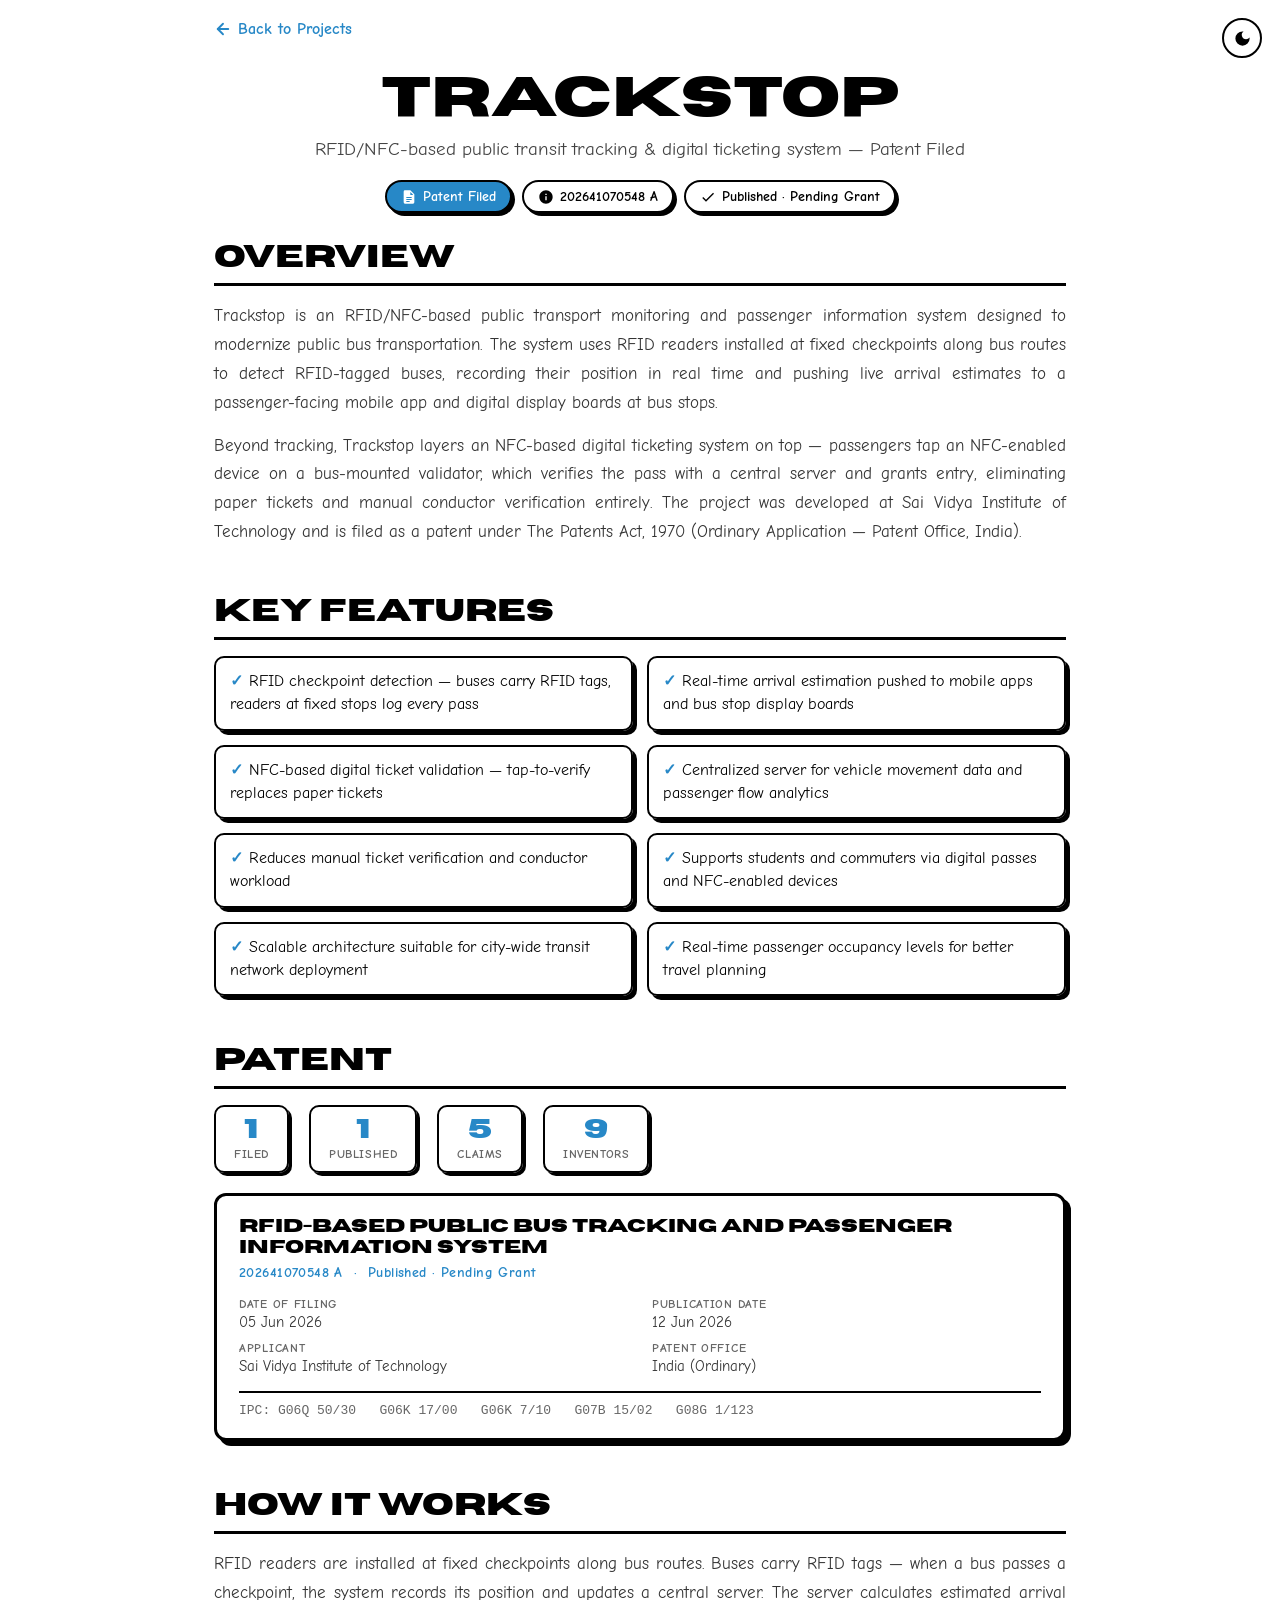
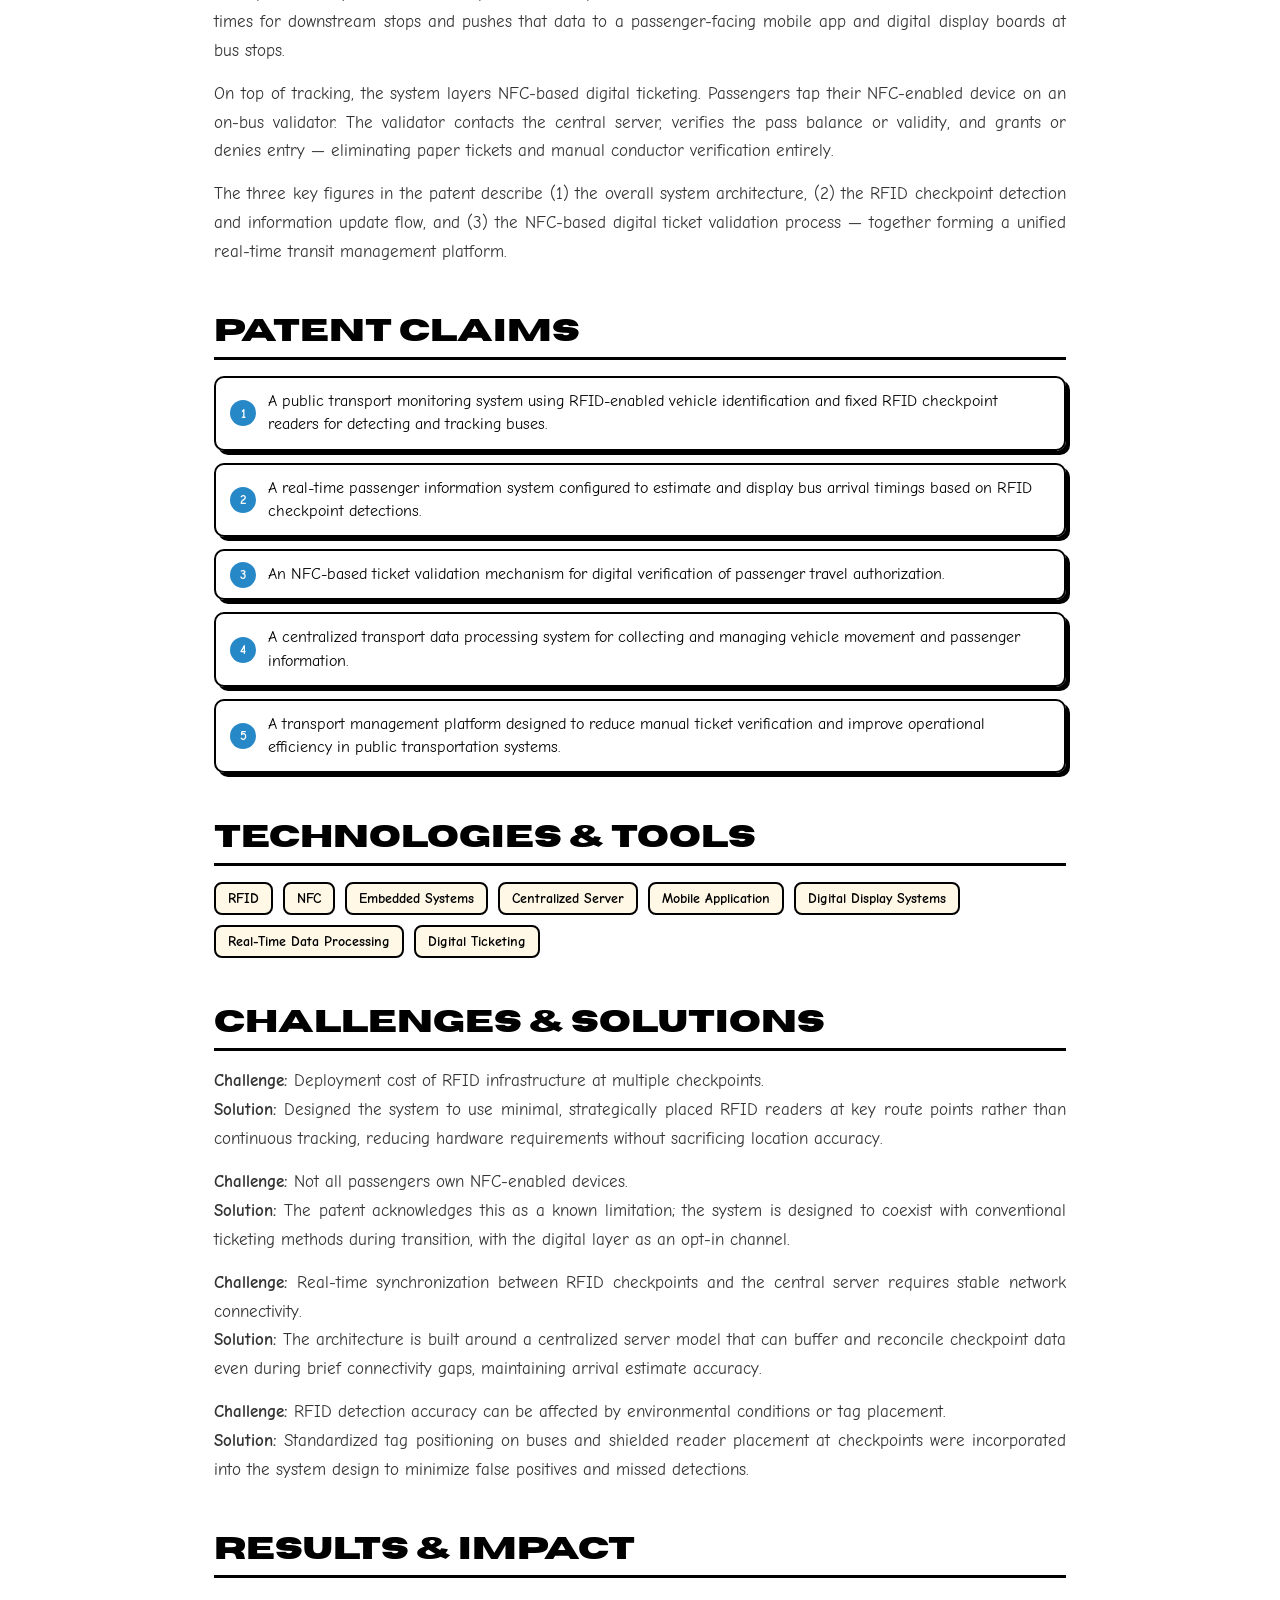
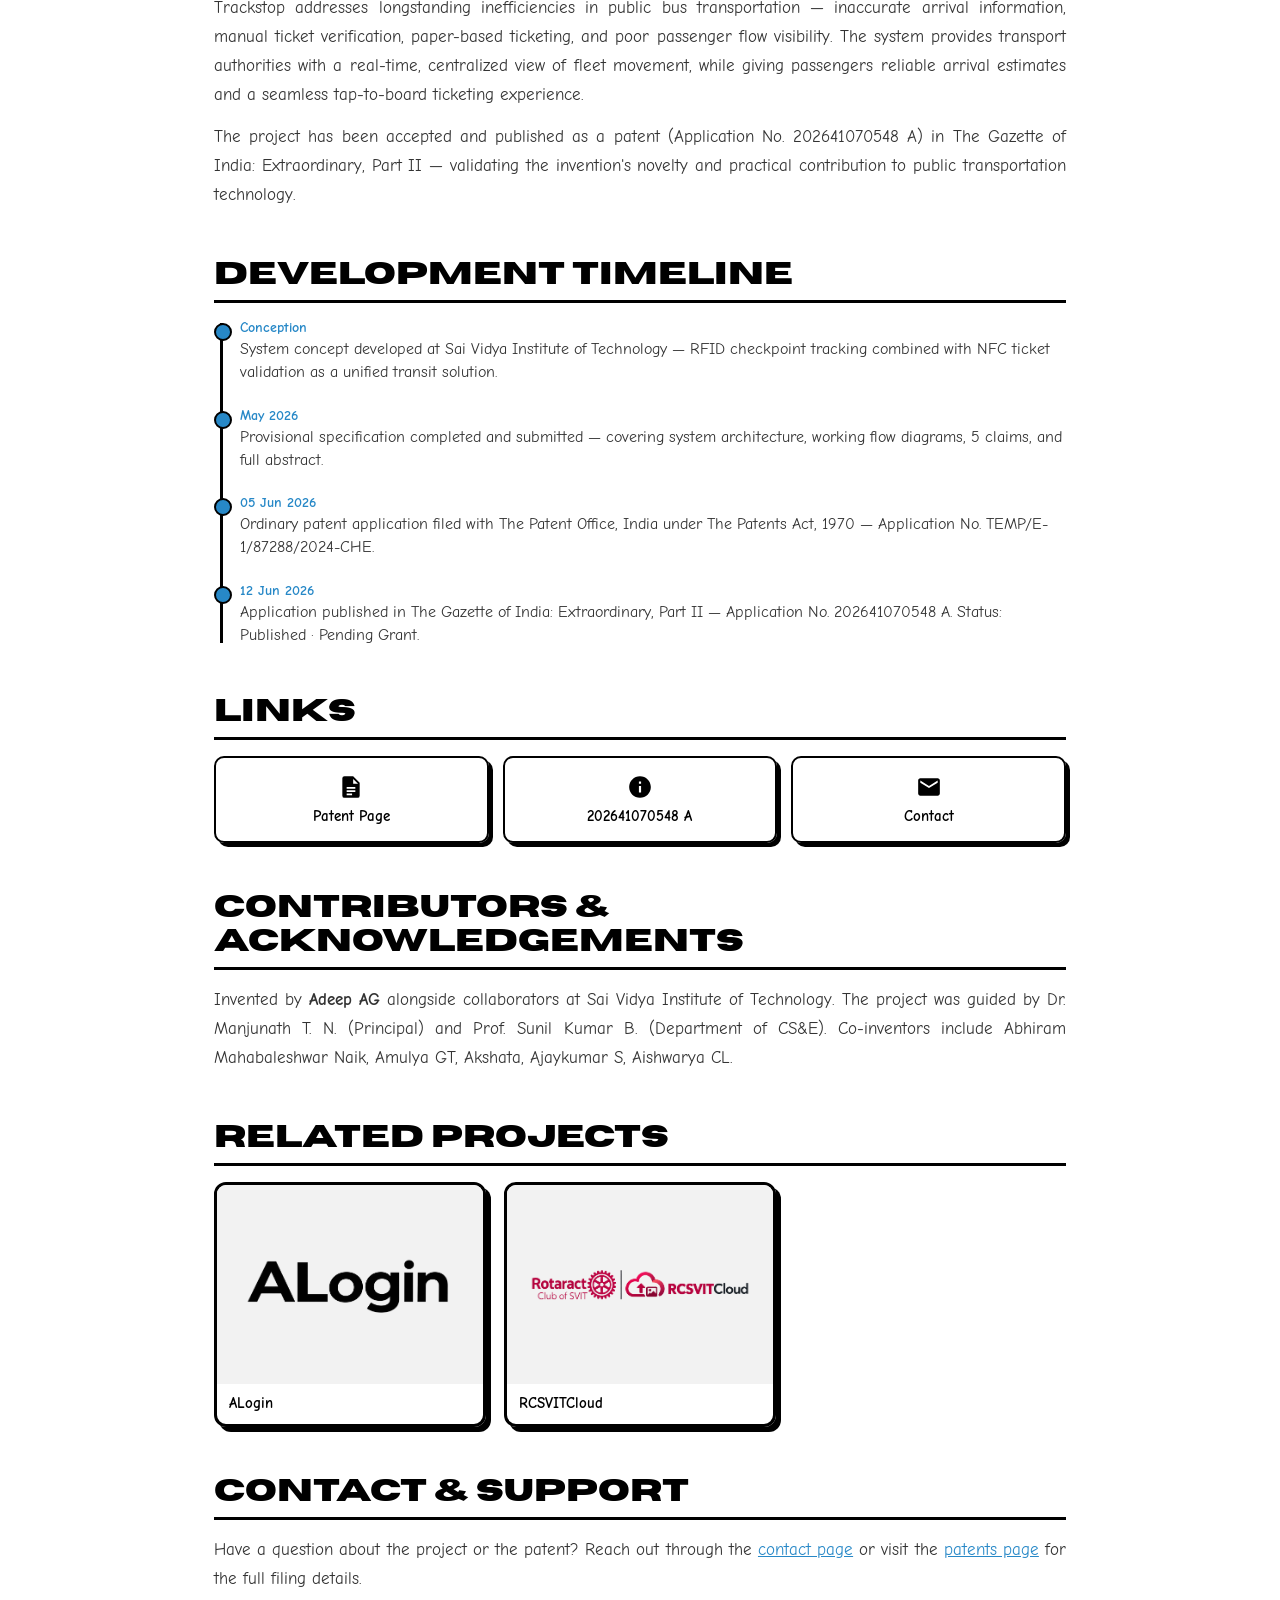
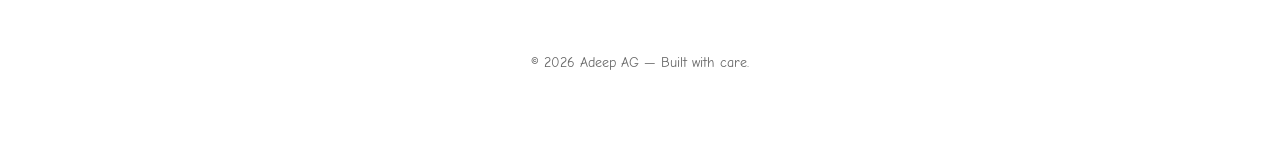
<file: projects/trackstop.html>
<!DOCTYPE html>
<html lang="en">
<head>
<meta charset="UTF-8">
<meta name="viewport" content="width=device-width, initial-scale=1.0">
<title>Trackstop — Adeep AG</title>

<link rel="preconnect" href="https://fonts.googleapis.com">
<link rel="preconnect" href="https://fonts.gstatic.com" crossorigin>
<link href="https://fonts.googleapis.com/css2?family=Arvo:wght@400;700&family=Poppins:wght@600;700;800&family=Archivo+Black&family=Comic+Neue:wght@400;700&display=swap" rel="stylesheet">

<style>
  @font-face {
    font-family: 'Hey Gotcha';
    src: url('../fonts/HeyGotcha-Regular.ttf') format('truetype');
    font-display: swap;
  }
  @font-face {
    font-family: 'Horiza';
    src: url('../fonts/Horizon.woff2') format('woff2'),
         url('../fonts/Horizon.otf') format('opentype');
    font-display: swap;
  }

  :root{
    --bg: #ffffff;
    --text: #000000;
    --text-body: #333333;
    --text-muted: #666666;
    --tagline: #444444;
    --border: #000000;
    --accent: #2788c7;
    --card-bg: #ffffff;
    --thumb-bg: #f2f2f2;
    --pill-bg: #fff8e6;
    --code-bg: #1e1e1e;
    --code-text: #eaeaea;
  }
  html.dark{
    --bg: #14171a;
    --text: #f2f2f2;
    --text-body: #cfcfcf;
    --text-muted: #9aa0a6;
    --tagline: #aaaaaa;
    --border: #f2f2f2;
    --accent: #5fb3ec;
    --card-bg: #1b1f23;
    --thumb-bg: #23272b;
    --pill-bg: #2a2415;
    --code-bg: #0d0f11;
    --code-text: #eaeaea;
  }

  * { box-sizing: border-box; }

  body{
    margin: 0;
    background: var(--bg);
    color: var(--text);
    font-family: 'Comic Sans MS', 'Comic Sans', 'Comic Neue', sans-serif;
    padding: 0 0 80px;
    transition: background 0.2s ease, color 0.2s ease;
  }

  a{ color: var(--accent); }

  .theme-toggle{
    position: fixed;
    top: 18px;
    right: 18px;
    z-index: 30;
    display: inline-flex;
    align-items: center;
    justify-content: center;
    width: 40px;
    height: 40px;
    border: 2px solid var(--border);
    border-radius: 50%;
    background: var(--bg);
    color: var(--text);
    cursor: pointer;
  }
  .theme-toggle:hover{ opacity: 0.8; }
  .theme-toggle svg{ width: 19px; height: 19px; fill: currentColor; }

  /* ---------- Top bar ---------- */
  .top-bar{
    max-width: 900px;
    margin: 0 auto;
    padding: 20px 24px 0;
  }
  .back-link{
    display: inline-flex;
    align-items: center;
    gap: 6px;
    font-weight: 700;
    font-size: 16px;
    color: var(--accent);
    text-decoration: none;
  }
  .back-link:hover{ opacity: 0.75; }
  .back-link:focus-visible{ outline: 2px solid var(--accent); outline-offset: 3px; }
  .back-link svg{ width: 18px; height: 18px; }

  /* ---------- Hero ---------- */
  .hero{
    max-width: 900px;
    margin: 0 auto;
    padding: 24px 24px 0;
    text-align: center;
  }
  .hero-title{
    font-family: 'Horiza', 'Archivo Black', sans-serif;
    font-weight: 700;
    font-size: clamp(32px, 6vw, 56px);
    margin: 0 0 8px;
  }
  .hero-tagline{
    font-size: 19px;
    color: var(--tagline);
    margin: 0 0 20px;
  }
  .hero-badges{
    display: flex;
    flex-wrap: wrap;
    justify-content: center;
    gap: 10px;
    margin-bottom: 28px;
  }
  .badge{
    display: inline-flex;
    align-items: center;
    gap: 6px;
    border: 2px solid var(--border);
    border-radius: 999px;
    padding: 6px 14px;
    font-size: 14px;
    font-weight: 700;
    text-decoration: none;
    color: var(--text);
    background: var(--card-bg);
    box-shadow: 3px 3px 0 var(--border);
    transition: transform 0.15s ease, box-shadow 0.15s ease;
  }
  .badge:hover{
    transform: translate(-2px, -2px);
    box-shadow: 5px 5px 0 var(--border);
  }
  .badge.primary{ background: var(--accent); color: #fff; }
  .badge svg{ width: 16px; height: 16px; flex-shrink: 0; }
  .badge.primary svg{ fill: #fff; }
  .badge:not(.primary) svg{ fill: var(--text); }

  /* ---------- Section ---------- */
  .section{
    max-width: 900px;
    margin: 0 auto;
    padding: 0 24px;
  }
  .section + .section{ margin-top: 48px; }
  .section-heading{
    font-family: 'Horiza', 'Archivo Black', sans-serif;
    font-weight: 700;
    font-size: clamp(22px, 3.5vw, 30px);
    margin: 0 0 16px;
    border-bottom: 3px solid var(--border);
    padding-bottom: 8px;
  }
  .section-body{
    font-size: 17px;
    line-height: 1.7;
    color: var(--text-body);
    text-align: justify;
  }
  .section-body p{ margin: 0 0 14px; }
  .section-body p:last-child{ margin-bottom: 0; }

  /* ---------- Feature list ---------- */
  .feature-list{
    list-style: none;
    margin: 0;
    padding: 0;
    display: grid;
    grid-template-columns: repeat(2, 1fr);
    gap: 14px;
  }
  .feature-list li{
    border: 2px solid var(--border);
    border-radius: 10px;
    padding: 12px 14px;
    font-size: 15.5px;
    line-height: 1.5;
    box-shadow: 4px 4px 0 var(--border);
  }
  .feature-list li::before{
    content: "\2713  ";
    font-weight: 700;
    color: var(--accent);
  }

  /* ---------- Claims list ---------- */
  .claims-list{
    list-style: none;
    margin: 0;
    padding: 0;
    display: flex;
    flex-direction: column;
    gap: 12px;
    counter-reset: claim;
  }
  .claims-list li{
    counter-increment: claim;
    border: 2px solid var(--border);
    border-radius: 10px;
    padding: 12px 14px 12px 52px;
    font-size: 15.5px;
    line-height: 1.5;
    box-shadow: 4px 4px 0 var(--border);
    position: relative;
  }
  .claims-list li::before{
    content: counter(claim);
    position: absolute;
    left: 14px;
    top: 50%;
    transform: translateY(-50%);
    width: 26px;
    height: 26px;
    background: var(--accent);
    color: #fff;
    border-radius: 50%;
    display: flex;
    align-items: center;
    justify-content: center;
    font-size: 13px;
    font-weight: 700;
  }

  /* ---------- Patent card ---------- */
  .patent-card{
    border: 3px solid var(--border);
    border-radius: 12px;
    padding: 20px 22px;
    box-shadow: 5px 5px 0 var(--border);
    background: var(--card-bg);
  }
  .patent-card-title{
    font-family: 'Horiza', 'Archivo Black', sans-serif;
    font-size: 18px;
    font-weight: 700;
    margin: 0 0 6px;
  }
  .patent-card-num{
    font-size: 14px;
    font-weight: 700;
    color: var(--accent);
    margin: 0 0 16px;
    letter-spacing: 0.03em;
  }
  .patent-meta{
    display: grid;
    grid-template-columns: repeat(2, 1fr);
    gap: 10px 24px;
    margin-bottom: 16px;
  }
  .patent-meta-item{}
  .patent-meta-label{
    font-size: 12px;
    font-weight: 700;
    text-transform: uppercase;
    letter-spacing: 0.06em;
    color: var(--text-muted);
    margin-bottom: 2px;
  }
  .patent-meta-value{
    font-size: 15px;
    color: var(--text-body);
  }
  .patent-ipc{
    font-size: 13px;
    color: var(--text-muted);
    font-family: 'Courier New', monospace;
    margin-top: 10px;
    border-top: 2px solid var(--border);
    padding-top: 10px;
  }
  .patent-stats{
    display: flex;
    gap: 20px;
    flex-wrap: wrap;
    margin-bottom: 20px;
  }
  .patent-stat{
    text-align: center;
    border: 2px solid var(--border);
    border-radius: 10px;
    padding: 10px 18px;
    box-shadow: 3px 3px 0 var(--border);
  }
  .patent-stat-num{
    font-family: 'Horiza', 'Archivo Black', sans-serif;
    font-size: 26px;
    font-weight: 700;
    color: var(--accent);
    line-height: 1;
  }
  .patent-stat-label{
    font-size: 12px;
    font-weight: 700;
    color: var(--text-muted);
    text-transform: uppercase;
    letter-spacing: 0.05em;
    margin-top: 4px;
  }

  /* ---------- Tech stack ---------- */
  .tech-stack{
    display: flex;
    flex-wrap: wrap;
    gap: 10px;
  }
  .tech-pill{
    border: 2px solid var(--border);
    border-radius: 8px;
    padding: 6px 12px;
    font-size: 14px;
    font-weight: 700;
    background: var(--pill-bg);
  }

  /* ---------- Timeline ---------- */
  .timeline{
    position: relative;
    padding-left: 26px;
  }
  .timeline::before{
    content: "";
    position: absolute;
    left: 6px;
    top: 4px;
    bottom: 4px;
    width: 3px;
    background: var(--border);
  }
  .timeline-item{
    position: relative;
    margin-bottom: 22px;
  }
  .timeline-item:last-child{ margin-bottom: 0; }
  .timeline-item::before{
    content: "";
    position: absolute;
    left: -26px;
    top: 4px;
    width: 14px;
    height: 14px;
    background: var(--accent);
    border: 2px solid var(--border);
    border-radius: 50%;
  }
  .timeline-date{
    font-weight: 700;
    font-size: 14px;
    color: var(--accent);
    margin-bottom: 2px;
  }
  .timeline-text{
    font-size: 15.5px;
    color: var(--text-body);
    line-height: 1.5;
  }

  /* ---------- Links grid ---------- */
  .links-grid{
    display: grid;
    grid-template-columns: repeat(3, 1fr);
    gap: 14px;
  }
  .link-card{
    display: flex;
    flex-direction: column;
    align-items: center;
    gap: 8px;
    text-align: center;
    text-decoration: none;
    color: var(--text);
    border: 2px solid var(--border);
    border-radius: 10px;
    padding: 16px 10px;
    font-weight: 700;
    font-size: 14.5px;
    box-shadow: 4px 4px 0 var(--border);
    transition: transform 0.15s ease, box-shadow 0.15s ease;
  }
  .link-card:hover{
    transform: translate(-2px, -2px);
    box-shadow: 6px 6px 0 var(--border);
  }
  .link-card svg{ width: 26px; height: 26px; fill: var(--text); }

  /* ---------- Related projects ---------- */
  .related-grid{
    display: grid;
    grid-template-columns: repeat(3, 1fr);
    gap: 18px;
  }
  .related-card{
    display: block;
    text-decoration: none;
    color: inherit;
    border: 3px solid var(--border);
    border-radius: 12px;
    overflow: hidden;
    box-shadow: 5px 5px 0 var(--border);
    transition: transform 0.15s ease, box-shadow 0.15s ease;
  }
  .related-card:hover{
    transform: translate(-2px, -2px);
    box-shadow: 7px 7px 0 var(--border);
  }
  .related-thumb{
    width: 100%;
    aspect-ratio: 4 / 3;
    background: var(--thumb-bg);
  }
  .related-thumb img{
    width: 100%;
    height: 100%;
    object-fit: contain;
    display: block;
    padding: 16px;
  }
  .related-name{
    font-weight: 700;
    font-size: 15px;
    padding: 10px 12px 12px;
  }

  /* ---------- Footer ---------- */
  .footer-note{
    font-size: 14px;
    color: var(--text-muted);
    text-align: center;
  }

  /* ---------- Mobile ---------- */
  @media (max-width: 700px){
    .feature-list{ grid-template-columns: 1fr; }
    .links-grid{ grid-template-columns: repeat(2, 1fr); }
    .related-grid{ grid-template-columns: 1fr; }
    .patent-meta{ grid-template-columns: 1fr; }
    .hero-title{ font-size: 34px; }
  }
</style>
</head>
<body>

  <button class="theme-toggle" id="themeToggle" aria-label="Toggle dark mode">
    <svg id="themeIcon" viewBox="0 0 24 24"><path d="M12 3a9 9 0 1 0 9 9c0-.46-.04-.92-.1-1.36a5.389 5.389 0 0 1-4.4 2.26 5.403 5.403 0 0 1-3.14-9.8c-.44-.06-.9-.1-1.36-.1z"/></svg>
  </button>

  <div class="top-bar">
    <a href="../projects.html" class="back-link">
      <svg viewBox="0 0 24 24" fill="none" stroke="currentColor" stroke-width="2.5" stroke-linecap="round" stroke-linejoin="round">
        <path d="M19 12H5"></path>
        <path d="M12 19l-7-7 7-7"></path>
      </svg>
      Back to Projects
    </a>
  </div>

  <!-- ============ HERO ============ -->
  <header class="hero">
    <h1 class="hero-title">Trackstop</h1>
    <p class="hero-tagline">RFID/NFC-based public transit tracking &amp; digital ticketing system — Patent Filed</p>
    <div class="hero-badges">
      <a href="https://adeepag.com/more/patents.html" class="badge primary">
        <svg viewBox="0 0 24 24"><path d="M14 2H6a2 2 0 0 0-2 2v16a2 2 0 0 0 2 2h12a2 2 0 0 0 2-2V8l-6-6zm0 2.5L18.5 9H14V4.5zM8 12h8v1.5H8V12zm0 3h8v1.5H8V15zm0 3h5v1.5H8V18z"/></svg>
        Patent Filed
      </a>
      <a href="https://adeepag.com/more/patents.html" class="badge">
        <svg viewBox="0 0 24 24"><path d="M12 2C6.477 2 2 6.477 2 12s4.477 10 10 10 10-4.477 10-10S17.523 2 12 2zm1 15h-2v-6h2v6zm0-8h-2V7h2v2z"/></svg>
        202641070548 A
      </a>
      <a href="https://adeepag.com/more/patents.html" class="badge">
        <svg viewBox="0 0 24 24"><path d="M9 16.17L4.83 12l-1.42 1.41L9 19 21 7l-1.41-1.41z"/></svg>
        Published · Pending Grant
      </a>
    </div>
  </header>

  <!-- ============ OVERVIEW ============ -->
  <section class="section">
    <h2 class="section-heading">Overview</h2>
    <div class="section-body">
      <p>
        Trackstop is an RFID/NFC-based public transport monitoring and passenger information system designed to modernize public bus transportation. The system uses RFID readers installed at fixed checkpoints along bus routes to detect RFID-tagged buses, recording their position in real time and pushing live arrival estimates to a passenger-facing mobile app and digital display boards at bus stops.
      </p>
      <p>
        Beyond tracking, Trackstop layers an NFC-based digital ticketing system on top — passengers tap an NFC-enabled device on a bus-mounted validator, which verifies the pass with a central server and grants entry, eliminating paper tickets and manual conductor verification entirely. The project was developed at Sai Vidya Institute of Technology and is filed as a patent under The Patents Act, 1970 (Ordinary Application — Patent Office, India).
      </p>
    </div>
  </section>

  <!-- ============ KEY FEATURES ============ -->
  <section class="section">
    <h2 class="section-heading">Key Features</h2>
    <ul class="feature-list">
      <li>RFID checkpoint detection — buses carry RFID tags, readers at fixed stops log every pass</li>
      <li>Real-time arrival estimation pushed to mobile apps and bus stop display boards</li>
      <li>NFC-based digital ticket validation — tap-to-verify replaces paper tickets</li>
      <li>Centralized server for vehicle movement data and passenger flow analytics</li>
      <li>Reduces manual ticket verification and conductor workload</li>
      <li>Supports students and commuters via digital passes and NFC-enabled devices</li>
      <li>Scalable architecture suitable for city-wide transit network deployment</li>
      <li>Real-time passenger occupancy levels for better travel planning</li>
    </ul>
  </section>

  <!-- ============ PATENT ============ -->
  <section class="section">
    <h2 class="section-heading">Patent</h2>

    <div style="margin-bottom: 20px;">
      <div class="patent-stats">
        <div class="patent-stat">
          <div class="patent-stat-num">1</div>
          <div class="patent-stat-label">Filed</div>
        </div>
        <div class="patent-stat">
          <div class="patent-stat-num">1</div>
          <div class="patent-stat-label">Published</div>
        </div>
        <div class="patent-stat">
          <div class="patent-stat-num">5</div>
          <div class="patent-stat-label">Claims</div>
        </div>
        <div class="patent-stat">
          <div class="patent-stat-num">9</div>
          <div class="patent-stat-label">Inventors</div>
        </div>
      </div>
    </div>

    <div class="patent-card">
      <p class="patent-card-title">RFID-Based Public Bus Tracking and Passenger Information System</p>
      <p class="patent-card-num">202641070548 A &nbsp;·&nbsp; Published · Pending Grant</p>
      <div class="patent-meta">
        <div class="patent-meta-item">
          <div class="patent-meta-label">Date of Filing</div>
          <div class="patent-meta-value">05 Jun 2026</div>
        </div>
        <div class="patent-meta-item">
          <div class="patent-meta-label">Publication Date</div>
          <div class="patent-meta-value">12 Jun 2026</div>
        </div>
        <div class="patent-meta-item">
          <div class="patent-meta-label">Applicant</div>
          <div class="patent-meta-value">Sai Vidya Institute of Technology</div>
        </div>
        <div class="patent-meta-item">
          <div class="patent-meta-label">Patent Office</div>
          <div class="patent-meta-value">India (Ordinary)</div>
        </div>
      </div>
      <div class="patent-ipc">IPC: G06Q 50/30 &nbsp; G06K 17/00 &nbsp; G06K 7/10 &nbsp; G07B 15/02 &nbsp; G08G 1/123</div>
    </div>
  </section>

  <!-- ============ HOW IT WORKS ============ -->
  <section class="section">
    <h2 class="section-heading">How It Works</h2>
    <div class="section-body">
      <p>
        RFID readers are installed at fixed checkpoints along bus routes. Buses carry RFID tags — when a bus passes a checkpoint, the system records its position and updates a central server. The server calculates estimated arrival times for downstream stops and pushes that data to a passenger-facing mobile app and digital display boards at bus stops.
      </p>
      <p>
        On top of tracking, the system layers NFC-based digital ticketing. Passengers tap their NFC-enabled device on an on-bus validator. The validator contacts the central server, verifies the pass balance or validity, and grants or denies entry — eliminating paper tickets and manual conductor verification entirely.
      </p>
      <p>
        The three key figures in the patent describe (1) the overall system architecture, (2) the RFID checkpoint detection and information update flow, and (3) the NFC-based digital ticket validation process — together forming a unified real-time transit management platform.
      </p>
    </div>
  </section>

  <!-- ============ PATENT CLAIMS ============ -->
  <section class="section">
    <h2 class="section-heading">Patent Claims</h2>
    <ol class="claims-list">
      <li>A public transport monitoring system using RFID-enabled vehicle identification and fixed RFID checkpoint readers for detecting and tracking buses.</li>
      <li>A real-time passenger information system configured to estimate and display bus arrival timings based on RFID checkpoint detections.</li>
      <li>An NFC-based ticket validation mechanism for digital verification of passenger travel authorization.</li>
      <li>A centralized transport data processing system for collecting and managing vehicle movement and passenger information.</li>
      <li>A transport management platform designed to reduce manual ticket verification and improve operational efficiency in public transportation systems.</li>
    </ol>
  </section>

  <!-- ============ TECH STACK ============ -->
  <section class="section">
    <h2 class="section-heading">Technologies &amp; Tools</h2>
    <div class="tech-stack">
      <span class="tech-pill">RFID</span>
      <span class="tech-pill">NFC</span>
      <span class="tech-pill">Embedded Systems</span>
      <span class="tech-pill">Centralized Server</span>
      <span class="tech-pill">Mobile Application</span>
      <span class="tech-pill">Digital Display Systems</span>
      <span class="tech-pill">Real-Time Data Processing</span>
      <span class="tech-pill">Digital Ticketing</span>
    </div>
  </section>

  <!-- ============ CHALLENGES ============ -->
  <section class="section">
    <h2 class="section-heading">Challenges &amp; Solutions</h2>
    <div class="section-body">
      <p>
        <strong>Challenge:</strong> Deployment cost of RFID infrastructure at multiple checkpoints.<br>
        <strong>Solution:</strong> Designed the system to use minimal, strategically placed RFID readers at key route points rather than continuous tracking, reducing hardware requirements without sacrificing location accuracy.
      </p>
      <p>
        <strong>Challenge:</strong> Not all passengers own NFC-enabled devices.<br>
        <strong>Solution:</strong> The patent acknowledges this as a known limitation; the system is designed to coexist with conventional ticketing methods during transition, with the digital layer as an opt-in channel.
      </p>
      <p>
        <strong>Challenge:</strong> Real-time synchronization between RFID checkpoints and the central server requires stable network connectivity.<br>
        <strong>Solution:</strong> The architecture is built around a centralized server model that can buffer and reconcile checkpoint data even during brief connectivity gaps, maintaining arrival estimate accuracy.
      </p>
      <p>
        <strong>Challenge:</strong> RFID detection accuracy can be affected by environmental conditions or tag placement.<br>
        <strong>Solution:</strong> Standardized tag positioning on buses and shielded reader placement at checkpoints were incorporated into the system design to minimize false positives and missed detections.
      </p>
    </div>
  </section>

  <!-- ============ RESULTS / IMPACT ============ -->
  <section class="section">
    <h2 class="section-heading">Results &amp; Impact</h2>
    <div class="section-body">
      <p>
        Trackstop addresses longstanding inefficiencies in public bus transportation — inaccurate arrival information, manual ticket verification, paper-based ticketing, and poor passenger flow visibility. The system provides transport authorities with a real-time, centralized view of fleet movement, while giving passengers reliable arrival estimates and a seamless tap-to-board ticketing experience.
      </p>
      <p>
        The project has been accepted and published as a patent (Application No. 202641070548 A) in The Gazette of India: Extraordinary, Part II — validating the invention's novelty and practical contribution to public transportation technology.
      </p>
    </div>
  </section>

  <!-- ============ TIMELINE ============ -->
  <section class="section">
    <h2 class="section-heading">Development Timeline</h2>
    <div class="timeline">
      <div class="timeline-item">
        <div class="timeline-date">Conception</div>
        <div class="timeline-text">System concept developed at Sai Vidya Institute of Technology — RFID checkpoint tracking combined with NFC ticket validation as a unified transit solution.</div>
      </div>
      <div class="timeline-item">
        <div class="timeline-date">May 2026</div>
        <div class="timeline-text">Provisional specification completed and submitted — covering system architecture, working flow diagrams, 5 claims, and full abstract.</div>
      </div>
      <div class="timeline-item">
        <div class="timeline-date">05 Jun 2026</div>
        <div class="timeline-text">Ordinary patent application filed with The Patent Office, India under The Patents Act, 1970 — Application No. TEMP/E-1/87288/2024-CHE.</div>
      </div>
      <div class="timeline-item">
        <div class="timeline-date">12 Jun 2026</div>
        <div class="timeline-text">Application published in The Gazette of India: Extraordinary, Part II — Application No. 202641070548 A. Status: Published · Pending Grant.</div>
      </div>
    </div>
  </section>

  <!-- ============ LINKS ============ -->
  <section class="section">
    <h2 class="section-heading">Links</h2>
    <div class="links-grid">
      <a href="https://adeepag.com/more/patents.html" class="link-card">
        <svg viewBox="0 0 24 24"><path d="M14 2H6a2 2 0 0 0-2 2v16a2 2 0 0 0 2 2h12a2 2 0 0 0 2-2V8l-6-6zm0 2.5L18.5 9H14V4.5zM8 12h8v1.5H8V12zm0 3h8v1.5H8V15zm0 3h5v1.5H8V18z"/></svg>
        Patent Page
      </a>
      <a href="https://adeepag.com/more/patents.html" class="link-card">
        <svg viewBox="0 0 24 24"><path d="M12 2C6.477 2 2 6.477 2 12s4.477 10 10 10 10-4.477 10-10S17.523 2 12 2zm1 15h-2v-6h2v6zm0-8h-2V7h2v2z"/></svg>
        202641070548 A
      </a>
      <a href="../contact.html" class="link-card">
        <svg viewBox="0 0 24 24"><path d="M20 4H4c-1.1 0-2 .9-2 2v12c0 1.1.9 2 2 2h16c1.1 0 2-.9 2-2V6c0-1.1-.9-2-2-2zm0 4l-8 5-8-5V6l8 5 8-5v2z"/></svg>
        Contact
      </a>
    </div>
  </section>

  <!-- ============ CONTRIBUTORS ============ -->
  <section class="section">
    <h2 class="section-heading">Contributors &amp; Acknowledgements</h2>
    <div class="section-body">
      <p>
        Invented by <strong>Adeep AG</strong> alongside collaborators at Sai Vidya Institute of Technology. The project was guided by Dr. Manjunath T. N. (Principal) and Prof. Sunil Kumar B. (Department of CS&amp;E). Co-inventors include Abhiram Mahabaleshwar Naik, Amulya GT, Akshata, Ajaykumar S, Aishwarya CL.
      </p>
    </div>
  </section>

  <!-- ============ RELATED PROJECTS ============ -->
  <section class="section">
    <h2 class="section-heading">Related Projects</h2>
    <div class="related-grid">
      <a href="alogin.html" class="related-card">
        <div class="related-thumb"><img src="../images/alogin.png" alt="ALogin" onerror="this.style.display='none'"></div>
        <div class="related-name">ALogin</div>
      </a>
      <a href="rcsvitcloud.html" class="related-card">
        <div class="related-thumb"><img src="../images/rcsvitcloud.png" alt="RCSVITCloud" onerror="this.style.display='none'"></div>
        <div class="related-name">RCSVITCloud</div>
      </a>
    </div>
  </section>

  <!-- ============ CONTACT ============ -->
  <section class="section">
    <h2 class="section-heading">Contact &amp; Support</h2>
    <div class="section-body">
      <p>
        Have a question about the project or the patent? Reach out through the <a href="../contact.html">contact page</a> or visit the <a href="https://adeepag.com/more/patents.html">patents page</a> for the full filing details.
      </p>
    </div>
  </section>

  <footer class="section" style="margin-top: 60px;">
    <p class="footer-note">© <span id="year"></span> Adeep AG — Built with care.</p>
  </footer>

  <script>
    document.getElementById('year').textContent = new Date().getFullYear();

    const root = document.documentElement;
    const themeToggle = document.getElementById('themeToggle');
    const themeIcon = document.getElementById('themeIcon');

    function setTheme(mode){
      if(mode === 'dark'){
        root.classList.add('dark');
        themeIcon.innerHTML = '<path d="M6.76 4.84l-1.8-1.79-1.41 1.41 1.79 1.79 1.42-1.41zM4 10.5H1v2h3v-2zm9-9.95h-2V3.5h2V.55zm7.45 3.91l-1.41-1.41-1.79 1.79 1.41 1.41 1.79-1.79zm-3.21 13.7l1.79 1.8 1.41-1.41-1.8-1.79-1.4 1.4zM20 10.5v2h3v-2h-3zm-8-5a5 5 0 100 10 5 5 0 000-10zm-1 16.95h2V19.5h-2v2.95zm-7.45-3.91l1.41 1.41 1.79-1.8-1.41-1.41-1.79 1.8z"/>';
      } else {
        root.classList.remove('dark');
        themeIcon.innerHTML = '<path d="M12 3a9 9 0 1 0 9 9c0-.46-.04-.92-.1-1.36a5.389 5.389 0 0 1-4.4 2.26 5.403 5.403 0 0 1-3.14-9.8c-.44-.06-.9-.1-1.36-.1z"/>';
      }
      localStorage.setItem('site-theme', mode);
    }

    const savedTheme = localStorage.getItem('site-theme') ||
      (window.matchMedia('(prefers-color-scheme: dark)').matches ? 'dark' : 'light');
    setTheme(savedTheme);

    themeToggle.addEventListener('click', () => {
      setTheme(root.classList.contains('dark') ? 'light' : 'dark');
    });
  </script>

</body>
</html>
</file>
<file: maps/style.css>
/* ================================================================
   Maps Library — style.css
   Design system: deep navy base, amber accent, DM Mono + Inter
   ================================================================ */

/* ── TOKENS ──────────────────────────────────────────────────────── */
:root {
  /* Palette */
  --c-base:       #0E1B2E;   /* page background */
  --c-surface:    #1C2D42;   /* card / panel surface */
  --c-surface-2:  #243347;   /* raised surface / hover */
  --c-border:     #2E4260;   /* subtle border */
  --c-border-2:   #3D5A80;   /* prominent border */
  --c-amber:      #C8A96E;   /* primary accent — map-paper gold */
  --c-amber-dim:  #A08750;   /* dimmed amber */
  --c-sage:       #6B8F71;   /* tag / badge colour */
  --c-text:       #EEF0F3;   /* primary text */
  --c-text-2:     #9BAFCB;   /* secondary text */
  --c-text-3:     #5F7A9A;   /* tertiary / placeholder */
  --c-danger:     #E05C5C;   /* error states */
  --c-overlay:    rgba(5, 12, 22, 0.82);

  /* Typography */
  --f-mono:  'DM Mono', 'Fira Code', monospace;
  --f-body:  'Inter', 'Helvetica Neue', Arial, sans-serif;

  --fs-xs:   0.70rem;   /* 11.2px */
  --fs-sm:   0.80rem;   /* 12.8px */
  --fs-base: 0.9375rem; /* 15px */
  --fs-lg:   1.0625rem; /* 17px */
  --fs-xl:   1.25rem;
  --fs-2xl:  1.625rem;
  --fs-3xl:  2.25rem;
  --fs-4xl:  3rem;

  --lh-tight:  1.25;
  --lh-normal: 1.6;

  /* Spacing */
  --sp-1:  0.25rem;
  --sp-2:  0.5rem;
  --sp-3:  0.75rem;
  --sp-4:  1rem;
  --sp-5:  1.25rem;
  --sp-6:  1.5rem;
  --sp-8:  2rem;
  --sp-10: 2.5rem;
  --sp-12: 3rem;
  --sp-16: 4rem;

  /* Shape */
  --r-sm:  4px;
  --r-md:  8px;
  --r-lg:  12px;

  /* Motion */
  --ease-out: cubic-bezier(0.22, 1, 0.36, 1);
  --dur-fast: 140ms;
  --dur-med:  240ms;
}

/* ── RESET ───────────────────────────────────────────────────────── */
*, *::before, *::after { box-sizing: border-box; margin: 0; padding: 0; }
html { scroll-behavior: smooth; }

body {
  background: var(--c-base);
  color: var(--c-text);
  font-family: var(--f-body);
  font-size: var(--fs-base);
  line-height: var(--lh-normal);
  min-height: 100vh;
  -webkit-font-smoothing: antialiased;
}

img { display: block; max-width: 100%; }
a { color: var(--c-amber); text-decoration: none; }
a:hover { text-decoration: underline; }
button { cursor: pointer; border: none; background: none; font: inherit; }

/* Visible focus outline for keyboard users */
:focus-visible {
  outline: 2px solid var(--c-amber);
  outline-offset: 3px;
  border-radius: var(--r-sm);
}

/* Reduced motion */
@media (prefers-reduced-motion: reduce) {
  *, *::before, *::after { transition-duration: 1ms !important; animation-duration: 1ms !important; }
}

/* ── LAYOUT HELPERS ──────────────────────────────────────────────── */
.container {
  max-width: 1200px;
  margin: 0 auto;
  padding: 0 var(--sp-6);
}

/* ── SITE HEADER ─────────────────────────────────────────────────── */
.site-header {
  position: sticky;
  top: 0;
  z-index: 100;
  background: rgba(14, 27, 46, 0.9);
  backdrop-filter: blur(12px);
  -webkit-backdrop-filter: blur(12px);
  border-bottom: 1px solid var(--c-border);
}

.header-inner {
  max-width: 1200px;
  margin: 0 auto;
  padding: 0 var(--sp-6);
  height: 52px;
  display: flex;
  align-items: center;
  justify-content: space-between;
}

.wordmark {
  font-family: var(--f-mono);
  font-size: var(--fs-sm);
  color: var(--c-text-2);
  text-decoration: none;
  display: flex;
  align-items: center;
  gap: var(--sp-1);
  letter-spacing: 0.01em;
}
.wordmark:hover { color: var(--c-text); text-decoration: none; }
.wordmark-section { color: var(--c-amber); }
.wordmark-sep { color: var(--c-text-3); }

.header-nav { display: flex; gap: var(--sp-6); }
.nav-link {
  font-family: var(--f-mono);
  font-size: var(--fs-sm);
  color: var(--c-text-2);
  transition: color var(--dur-fast);
}
.nav-link:hover { color: var(--c-text); text-decoration: none; }

/* ── HERO ────────────────────────────────────────────────────────── */
.hero {
  position: relative;
  padding: var(--sp-16) var(--sp-6) var(--sp-12);
  overflow: hidden;
}

.hero-inner {
  max-width: 680px;
  margin: 0 auto;
  position: relative;
  z-index: 1;
}

.hero-eyebrow {
  font-family: var(--f-mono);
  font-size: var(--fs-sm);
  color: var(--c-sage);
  letter-spacing: 0.04em;
  margin-bottom: var(--sp-3);
}

.hero-title {
  font-family: var(--f-mono);
  font-size: clamp(var(--fs-3xl), 5vw, var(--fs-4xl));
  font-weight: 500;
  color: var(--c-text);
  line-height: var(--lh-tight);
  margin-bottom: var(--sp-5);
  letter-spacing: -0.02em;
}

.hero-title::after {
  content: '_';
  color: var(--c-amber);
  animation: blink 1.2s step-end infinite;
}

@keyframes blink {
  0%, 100% { opacity: 1; }
  50%       { opacity: 0; }
}

.hero-desc {
  font-size: var(--fs-lg);
  color: var(--c-text-2);
  line-height: var(--lh-normal);
  max-width: 60ch;
}

/* Decorative graticule grid */
.hero-grid {
  position: absolute;
  inset: 0;
  background-image:
    linear-gradient(var(--c-border) 1px, transparent 1px),
    linear-gradient(90deg, var(--c-border) 1px, transparent 1px);
  background-size: 60px 60px;
  mask-image: linear-gradient(to bottom, transparent 0%, rgba(0,0,0,0.18) 40%, transparent 100%);
  -webkit-mask-image: linear-gradient(to bottom, transparent 0%, rgba(0,0,0,0.18) 40%, transparent 100%);
  opacity: 0.5;
}

/* ── CONTROLS BAR ────────────────────────────────────────────────── */
.controls-bar {
  position: sticky;
  top: 52px;
  z-index: 90;
  background: rgba(14, 27, 46, 0.95);
  backdrop-filter: blur(10px);
  -webkit-backdrop-filter: blur(10px);
  border-bottom: 1px solid var(--c-border);
  padding: var(--sp-3) var(--sp-6);
}

.controls-inner {
  max-width: 1200px;
  margin: 0 auto;
  display: flex;
  gap: var(--sp-3);
  align-items: center;
  flex-wrap: wrap;
}

/* Search */
.search-wrap {
  position: relative;
  flex: 1;
  min-width: 200px;
  max-width: 480px;
}

.search-icon {
  position: absolute;
  left: var(--sp-3);
  top: 50%;
  transform: translateY(-50%);
  width: 18px;
  height: 18px;
  color: var(--c-text-3);
  pointer-events: none;
}

.search-input {
  width: 100%;
  padding: var(--sp-2) var(--sp-8) var(--sp-2) var(--sp-8);
  background: var(--c-surface);
  border: 1px solid var(--c-border);
  border-radius: var(--r-md);
  color: var(--c-text);
  font-family: var(--f-body);
  font-size: var(--fs-base);
  transition: border-color var(--dur-fast);
  appearance: none;
}
.search-input::placeholder { color: var(--c-text-3); }
.search-input:focus { outline: none; border-color: var(--c-amber); }

.search-clear {
  position: absolute;
  right: var(--sp-2);
  top: 50%;
  transform: translateY(-50%);
  width: 28px;
  height: 28px;
  display: flex;
  align-items: center;
  justify-content: center;
  color: var(--c-text-3);
  border-radius: var(--r-sm);
  transition: color var(--dur-fast);
}
.search-clear:hover { color: var(--c-text); }
.search-clear svg { width: 14px; height: 14px; }

/* Filter selects */
.filter-wrap {
  display: flex;
  gap: var(--sp-2);
  flex-wrap: wrap;
}

.filter-select {
  padding: var(--sp-2) var(--sp-8) var(--sp-2) var(--sp-3);
  background: var(--c-surface);
  border: 1px solid var(--c-border);
  border-radius: var(--r-md);
  color: var(--c-text-2);
  font-family: var(--f-body);
  font-size: var(--fs-sm);
  cursor: pointer;
  appearance: none;
  background-image: url("data:image/svg+xml,%3Csvg xmlns='http://www.w3.org/2000/svg' width='12' height='8' viewBox='0 0 12 8'%3E%3Cpath d='M1 1l5 5 5-5' stroke='%235F7A9A' stroke-width='1.5' fill='none' stroke-linecap='round'/%3E%3C/svg%3E");
  background-repeat: no-repeat;
  background-position: right var(--sp-3) center;
  transition: border-color var(--dur-fast), color var(--dur-fast);
}
.filter-select:focus { outline: none; border-color: var(--c-amber); color: var(--c-text); }
.filter-select option { background: var(--c-surface); color: var(--c-text); }

/* ── LIBRARY MAIN ────────────────────────────────────────────────── */
.library-main {
  padding: var(--sp-8) var(--sp-6) var(--sp-16);
}

.library-inner {
  max-width: 1200px;
  margin: 0 auto;
}

.results-count {
  font-family: var(--f-mono);
  font-size: var(--fs-sm);
  color: var(--c-text-3);
  margin-bottom: var(--sp-6);
  min-height: 1.4em;
}

/* ── MAP GRID ────────────────────────────────────────────────────── */
.map-grid {
  display: grid;
  grid-template-columns: repeat(auto-fill, minmax(300px, 1fr));
  gap: var(--sp-5);
}

/* ── MAP CARD ────────────────────────────────────────────────────── */
.map-card {
  background: var(--c-surface);
  border: 1px solid var(--c-border);
  border-radius: var(--r-lg);
  overflow: hidden;
  display: flex;
  flex-direction: column;
  cursor: pointer;
  transition:
    border-color var(--dur-fast) var(--ease-out),
    transform var(--dur-fast) var(--ease-out);
  role: listitem;
}
.map-card:hover {
  border-color: var(--c-amber-dim);
  transform: translateY(-2px);
}
.map-card:focus-visible {
  outline: 2px solid var(--c-amber);
  outline-offset: 2px;
}

.card-preview {
  position: relative;
  aspect-ratio: 3 / 2;
  overflow: hidden;
  background: var(--c-base);
}

.card-preview-img {
  width: 100%;
  height: 100%;
  object-fit: cover;
  transition: transform var(--dur-med) var(--ease-out);
}
.map-card:hover .card-preview-img { transform: scale(1.03); }

.card-preview-placeholder {
  width: 100%;
  height: 100%;
  display: flex;
  align-items: center;
  justify-content: center;
  color: var(--c-border-2);
}
.card-preview-placeholder svg { width: 48px; height: 48px; }

.card-body {
  padding: var(--sp-4) var(--sp-5) var(--sp-5);
  display: flex;
  flex-direction: column;
  gap: var(--sp-3);
  flex: 1;
}

.card-meta {
  display: flex;
  gap: var(--sp-2);
  flex-wrap: wrap;
  align-items: center;
}

.tag {
  font-family: var(--f-mono);
  font-size: var(--fs-xs);
  color: var(--c-sage);
  background: rgba(107, 143, 113, 0.12);
  border: 1px solid rgba(107, 143, 113, 0.25);
  border-radius: var(--r-sm);
  padding: 2px var(--sp-2);
  white-space: nowrap;
}

.tag-region {
  color: var(--c-text-3);
  background: transparent;
  border-color: var(--c-border);
}

.card-title {
  font-family: var(--f-mono);
  font-size: var(--fs-lg);
  font-weight: 500;
  color: var(--c-text);
  line-height: var(--lh-tight);
}

.card-desc {
  font-size: var(--fs-sm);
  color: var(--c-text-2);
  line-height: 1.55;
  display: -webkit-box;
  -webkit-line-clamp: 2;
  -webkit-box-orient: vertical;
  overflow: hidden;
}

.card-footer {
  display: flex;
  align-items: center;
  justify-content: space-between;
  margin-top: auto;
  padding-top: var(--sp-3);
  border-top: 1px solid var(--c-border);
}

.card-formats {
  display: flex;
  gap: var(--sp-1);
  flex-wrap: wrap;
}

.format-badge {
  font-family: var(--f-mono);
  font-size: var(--fs-xs);
  color: var(--c-amber-dim);
  background: rgba(200, 169, 110, 0.1);
  border: 1px solid rgba(200, 169, 110, 0.2);
  border-radius: var(--r-sm);
  padding: 1px var(--sp-2);
  text-transform: uppercase;
  letter-spacing: 0.05em;
}

.card-source {
  font-family: var(--f-mono);
  font-size: var(--fs-xs);
  color: var(--c-text-3);
  white-space: nowrap;
  overflow: hidden;
  text-overflow: ellipsis;
  max-width: 120px;
}

/* Card view-more indicator */
.card-view-arrow {
  position: absolute;
  bottom: var(--sp-3);
  right: var(--sp-3);
  width: 28px;
  height: 28px;
  background: var(--c-surface-2);
  border-radius: 50%;
  display: flex;
  align-items: center;
  justify-content: center;
  color: var(--c-amber);
  opacity: 0;
  transition: opacity var(--dur-fast);
}
.map-card:hover .card-view-arrow,
.map-card:focus-visible .card-view-arrow { opacity: 1; }
.card-view-arrow svg { width: 14px; height: 14px; }

/* ── EMPTY STATE ─────────────────────────────────────────────────── */
.empty-state {
  padding: var(--sp-16) var(--sp-6);
  text-align: center;
  color: var(--c-text-3);
  display: flex;
  flex-direction: column;
  align-items: center;
  gap: var(--sp-4);
}
.empty-state svg { width: 56px; height: 56px; }
.empty-state p { font-size: var(--fs-lg); }

/* ── BUTTONS ─────────────────────────────────────────────────────── */
.btn-primary {
  display: inline-flex;
  align-items: center;
  gap: var(--sp-2);
  padding: var(--sp-2) var(--sp-5);
  background: var(--c-amber);
  color: var(--c-base);
  font-family: var(--f-mono);
  font-size: var(--fs-sm);
  font-weight: 500;
  border-radius: var(--r-md);
  border: 1px solid var(--c-amber);
  text-decoration: none;
  transition: background var(--dur-fast), opacity var(--dur-fast);
  white-space: nowrap;
}
.btn-primary:hover { background: #d9ba80; text-decoration: none; }
.btn-primary[aria-disabled="true"] {
  opacity: 0.35;
  pointer-events: none;
  cursor: not-allowed;
}

.btn-ghost {
  display: inline-flex;
  align-items: center;
  gap: var(--sp-2);
  padding: var(--sp-2) var(--sp-4);
  background: transparent;
  color: var(--c-text-2);
  font-family: var(--f-mono);
  font-size: var(--fs-sm);
  border-radius: var(--r-md);
  border: 1px solid var(--c-border);
  transition: border-color var(--dur-fast), color var(--dur-fast);
}
.btn-ghost:hover { border-color: var(--c-border-2); color: var(--c-text); }

/* Format download buttons in detail view */
.format-btn {
  display: inline-flex;
  align-items: center;
  gap: var(--sp-2);
  padding: var(--sp-2) var(--sp-4);
  background: var(--c-surface-2);
  border: 1px solid var(--c-border);
  border-radius: var(--r-md);
  color: var(--c-text-2);
  font-family: var(--f-mono);
  font-size: var(--fs-sm);
  cursor: pointer;
  transition: border-color var(--dur-fast), color var(--dur-fast), background var(--dur-fast);
  text-transform: uppercase;
  letter-spacing: 0.04em;
}
.format-btn:hover {
  border-color: var(--c-amber-dim);
  color: var(--c-amber);
  background: rgba(200, 169, 110, 0.06);
}
.format-btn svg { width: 14px; height: 14px; flex-shrink: 0; }

/* ── DETAIL OVERLAY ──────────────────────────────────────────────── */
.detail-overlay {
  position: fixed;
  inset: 0;
  z-index: 200;
  display: flex;
  align-items: stretch;
  justify-content: flex-end;
}
.detail-overlay[hidden] { display: none; }

.detail-backdrop {
  position: absolute;
  inset: 0;
  background: var(--c-overlay);
  cursor: pointer;
}

.detail-panel {
  position: relative;
  z-index: 1;
  width: min(640px, 100%);
  height: 100%;
  background: var(--c-surface);
  border-left: 1px solid var(--c-border);
  overflow-y: auto;
  overscroll-behavior: contain;
  animation: slide-in var(--dur-med) var(--ease-out);
}

@keyframes slide-in {
  from { transform: translateX(100%); }
  to   { transform: translateX(0); }
}

.detail-close {
  position: sticky;
  top: var(--sp-4);
  float: right;
  margin: var(--sp-4) var(--sp-4) 0 0;
  width: 32px;
  height: 32px;
  background: var(--c-surface-2);
  border-radius: 50%;
  display: flex;
  align-items: center;
  justify-content: center;
  color: var(--c-text-2);
  z-index: 10;
  transition: color var(--dur-fast), background var(--dur-fast);
}
.detail-close:hover { color: var(--c-text); background: var(--c-border); }
.detail-close svg { width: 16px; height: 16px; }

/* Detail panel internals (generated by JS) */
.detail-preview {
  width: 100%;
  aspect-ratio: 3 / 2;
  object-fit: cover;
  display: block;
  background: var(--c-base);
}

.detail-body {
  padding: var(--sp-6);
  display: flex;
  flex-direction: column;
  gap: var(--sp-5);
}

.detail-tags { display: flex; gap: var(--sp-2); flex-wrap: wrap; }

.detail-title {
  font-family: var(--f-mono);
  font-size: var(--fs-2xl);
  font-weight: 500;
  line-height: var(--lh-tight);
  color: var(--c-text);
}

.detail-desc {
  font-size: var(--fs-base);
  color: var(--c-text-2);
  line-height: var(--lh-normal);
}

.detail-section {
  border-top: 1px solid var(--c-border);
  padding-top: var(--sp-4);
}

.detail-section-label {
  font-family: var(--f-mono);
  font-size: var(--fs-xs);
  color: var(--c-text-3);
  letter-spacing: 0.06em;
  margin-bottom: var(--sp-3);
  text-transform: uppercase;
}

.detail-source-name {
  font-size: var(--fs-base);
  color: var(--c-text);
  margin-bottom: var(--sp-1);
}

.detail-license-name {
  display: inline-flex;
  align-items: center;
  gap: var(--sp-2);
  font-family: var(--f-mono);
  font-size: var(--fs-sm);
  color: var(--c-sage);
  background: rgba(107, 143, 113, 0.1);
  border: 1px solid rgba(107, 143, 113, 0.2);
  border-radius: var(--r-sm);
  padding: var(--sp-1) var(--sp-3);
}

.detail-formats {
  display: flex;
  gap: var(--sp-2);
  flex-wrap: wrap;
}

/* ── MODAL ───────────────────────────────────────────────────────── */
.modal-overlay {
  position: fixed;
  inset: 0;
  z-index: 300;
  display: flex;
  align-items: center;
  justify-content: center;
  padding: var(--sp-4);
}
.modal-overlay[hidden] { display: none; }

.modal-backdrop {
  position: absolute;
  inset: 0;
  background: var(--c-overlay);
  cursor: pointer;
}

.modal-panel {
  position: relative;
  z-index: 1;
  width: min(520px, 100%);
  background: var(--c-surface);
  border: 1px solid var(--c-border-2);
  border-radius: var(--r-lg);
  animation: modal-in var(--dur-med) var(--ease-out);
  overflow: hidden;
}

@keyframes modal-in {
  from { transform: scale(0.94) translateY(8px); opacity: 0; }
  to   { transform: scale(1) translateY(0); opacity: 1; }
}

.modal-header {
  display: flex;
  align-items: center;
  justify-content: space-between;
  padding: var(--sp-5) var(--sp-6);
  border-bottom: 1px solid var(--c-border);
}

.modal-title {
  font-family: var(--f-mono);
  font-size: var(--fs-lg);
  font-weight: 500;
  color: var(--c-text);
}

.modal-close {
  width: 32px;
  height: 32px;
  display: flex;
  align-items: center;
  justify-content: center;
  color: var(--c-text-3);
  border-radius: var(--r-sm);
  transition: color var(--dur-fast);
  flex-shrink: 0;
}
.modal-close:hover { color: var(--c-text); }
.modal-close svg { width: 16px; height: 16px; }

.modal-body {
  padding: var(--sp-6);
  display: flex;
  flex-direction: column;
  gap: var(--sp-5);
}

.modal-license-block {
  background: var(--c-base);
  border: 1px solid var(--c-border);
  border-radius: var(--r-md);
  padding: var(--sp-4) var(--sp-5);
  display: flex;
  flex-direction: column;
  gap: var(--sp-3);
}

.modal-license-name {
  font-family: var(--f-mono);
  font-size: var(--fs-sm);
  color: var(--c-sage);
}

.modal-license-text {
  font-size: var(--fs-sm);
  color: var(--c-text-2);
  line-height: 1.6;
}

.modal-license-link {
  font-family: var(--f-mono);
  font-size: var(--fs-xs);
  color: var(--c-amber);
}

/* Custom checkbox */
.modal-checkbox-label {
  display: flex;
  align-items: flex-start;
  gap: var(--sp-3);
  cursor: pointer;
  font-size: var(--fs-sm);
  color: var(--c-text-2);
  line-height: 1.55;
  user-select: none;
}

.modal-checkbox-label input[type="checkbox"] {
  position: absolute;
  opacity: 0;
  width: 0;
  height: 0;
}

.modal-checkbox-custom {
  flex-shrink: 0;
  width: 18px;
  height: 18px;
  margin-top: 2px;
  border: 1.5px solid var(--c-border-2);
  border-radius: 4px;
  background: var(--c-base);
  display: flex;
  align-items: center;
  justify-content: center;
  transition: border-color var(--dur-fast), background var(--dur-fast);
}

.modal-checkbox-label input:checked + .modal-checkbox-custom {
  background: var(--c-amber);
  border-color: var(--c-amber);
}

.modal-checkbox-label input:checked + .modal-checkbox-custom::after {
  content: '';
  display: block;
  width: 10px;
  height: 6px;
  border-left: 2px solid var(--c-base);
  border-bottom: 2px solid var(--c-base);
  transform: rotate(-45deg) translate(1px, -1px);
}

.modal-checkbox-label input:focus-visible + .modal-checkbox-custom {
  outline: 2px solid var(--c-amber);
  outline-offset: 2px;
}

.modal-footer {
  display: flex;
  align-items: center;
  justify-content: flex-end;
  gap: var(--sp-3);
  padding: var(--sp-4) var(--sp-6);
  border-top: 1px solid var(--c-border);
}

/* ── FOOTER ──────────────────────────────────────────────────────── */
.site-footer {
  border-top: 1px solid var(--c-border);
  padding: var(--sp-8) var(--sp-6);
}

.footer-inner {
  max-width: 1200px;
  margin: 0 auto;
  display: flex;
  flex-direction: column;
  gap: var(--sp-2);
}

.site-footer p {
  font-family: var(--f-mono);
  font-size: var(--fs-sm);
  color: var(--c-text-3);
}

.site-footer a { color: var(--c-text-2); }
.site-footer a:hover { color: var(--c-amber); }
.footer-sub { font-size: var(--fs-xs); }

/* ── RESPONSIVE ──────────────────────────────────────────────────── */
@media (max-width: 640px) {
  .hero { padding: var(--sp-10) var(--sp-4) var(--sp-8); }
  .controls-bar { padding: var(--sp-3) var(--sp-4); }
  .controls-inner { gap: var(--sp-2); }
  .filter-wrap { width: 100%; }
  .filter-select { flex: 1; min-width: 0; }
  .library-main { padding: var(--sp-6) var(--sp-4) var(--sp-12); }
  .map-grid { grid-template-columns: 1fr; gap: var(--sp-4); }
  .detail-panel { width: 100%; border-left: none; border-top: 1px solid var(--c-border); }
  .detail-overlay { align-items: flex-end; }
  .modal-panel { border-radius: var(--r-lg) var(--r-lg) 0 0; }
  .modal-overlay { align-items: flex-end; padding: 0; }
}

/* ── ADEEP AG SITE THEME ───────────────────────────────────────── */
@font-face {
  font-family: 'Hey Gotcha';
  src: url('/fonts/HeyGotcha-Regular.ttf') format('truetype');
  font-display: swap;
}
@font-face {
  font-family: 'Horiza';
  src: url('/fonts/Horizon.woff2') format('woff2');
  font-display: swap;
}
:root {
  --bg: #ffffff; --text: #000000; --text-body: #333333; --border: #000000;
  --accent: #2788c7; --card-bg: #ffffff;
  --c-base: var(--bg); --c-surface: var(--card-bg); --c-surface-2: #f2f2f2;
  --c-border: #d0d0d0; --c-border-2: #000000; --c-amber: var(--accent);
  --c-amber-dim: #1c6798; --c-sage: var(--accent); --c-text: var(--text);
  --c-text-2: var(--text-body); --c-text-3: #666666; --c-overlay: rgba(0,0,0,.72);
}
html.dark {
  --bg: #14171a; --text: #f2f2f2; --text-body: #cfcfcf; --border: #f2f2f2;
  --accent: #5fb3ec; --card-bg: #1e2227; --c-surface-2: #292e34;
  --c-border: #4b5158; --c-text-3: #aeb5bc; --c-overlay: rgba(0,0,0,.82);
}
body { background: var(--bg); color: var(--text); font-family: 'Arvo', 'Comic Neue', serif; padding-bottom: 80px; }
.theme-toggle {
  position: fixed; top: 18px; right: 18px; z-index: 200; width: 40px; height: 40px;
  display: inline-flex; align-items: center; justify-content: center;
  border: 2px solid var(--border); border-radius: 50%; background: var(--bg); color: var(--text);
}
.theme-toggle:hover { opacity: .8; }
.theme-toggle svg { width: 19px; height: 19px; fill: currentColor; }
.site-header { position: relative; background: var(--bg); border-bottom: 2px solid var(--border); backdrop-filter: none; }
.header-inner { max-width: 1366px; height: auto; min-height: 100px; padding: 24px 7%; }
.wordmark { color: var(--text); font-family: 'Arvo', serif; font-size: clamp(24px,4vw,52px); font-weight: 700; letter-spacing: normal; }
.wordmark:hover { color: var(--text); }
.header-nav { gap: clamp(16px,3vw,42px); padding-right: 80px; }
.nav-link { color: var(--accent); font-family: 'Hey Gotcha','Poppins',sans-serif; font-size: clamp(13px,1.5vw,21px); font-weight: 700; text-decoration: underline; text-underline-offset: 3px; text-transform: uppercase; }
.nav-link:hover { color: var(--accent); opacity: .75; }
.hero { max-width: 1366px; margin: 0 auto; padding: clamp(48px,8vw,110px) 7% clamp(42px,6vw,80px); border-bottom: 2px solid var(--border); }
.hero-inner { max-width: 820px; margin: 0; }
.hero-eyebrow { color: var(--accent); font-family: 'Hey Gotcha','Poppins',sans-serif; font-size: clamp(14px,1.6vw,22px); font-weight: 700; text-transform: uppercase; }
.hero-title { color: var(--text); font-family: 'Horiza','Poppins',sans-serif; font-size: clamp(42px,8vw,100px); font-weight: 800; line-height: 1; letter-spacing: 0; }
.hero-title::after { color: var(--accent); }
.hero-desc { color: var(--text-body); font-family: 'Comic Neue','Arvo',sans-serif; font-size: clamp(18px,2vw,26px); line-height: 1.5; }
.hero-grid { opacity: .08; background-image: linear-gradient(var(--border) 1px,transparent 1px),linear-gradient(90deg,var(--border) 1px,transparent 1px); }
.controls-bar { position: relative; top: auto; background: var(--bg); border-bottom: 2px solid var(--border); padding: 18px 7%; }
.controls-inner { max-width: 1366px; }
.search-input, .filter-select { background: var(--card-bg); border: 2px solid var(--border); border-radius: 0; color: var(--text); font-family: 'Arvo',serif; }
.search-input::placeholder { color: var(--text-body); }
.filter-select option { background: var(--card-bg); color: var(--text); }
.library-main { max-width: 1366px; margin: 0 auto; padding: 48px 7% 80px; }
.library-inner { max-width: none; }
.results-count { color: var(--text-body); font-family: 'Comic Neue',sans-serif; font-size: 16px; }
.map-grid { gap: 28px; }
.map-card { background: var(--card-bg); border: 2px solid var(--border); border-radius: 0; box-shadow: 6px 6px 0 var(--border); }
.map-card:hover { border-color: var(--accent); transform: translate(-2px,-2px); }
.card-title, .detail-title, .modal-title { color: var(--text); font-family: 'Poppins',sans-serif; font-weight: 800; }
.card-desc, .detail-desc, .detail-source-name, .modal-license-text { color: var(--text-body); font-family: 'Comic Neue',sans-serif; }
.tag, .format-badge { color: var(--accent); background: transparent; border-color: var(--accent); border-radius: 0; font-family: 'Hey Gotcha','Poppins',sans-serif; }
.tag-region { color: var(--text-body); border-color: var(--border); }
.card-footer { border-color: var(--border); }
.card-source { color: var(--text-body); font-family: 'Comic Neue',sans-serif; }
.card-view-arrow { background: var(--accent); color: var(--bg); border-radius: 0; }
.btn-primary, .btn-ghost, .format-btn { border-radius: 0; font-family: 'Hey Gotcha','Poppins',sans-serif; text-transform: uppercase; }
.btn-primary { background: var(--accent); border-color: var(--accent); color: #fff; }
.btn-primary:hover { background: var(--text); border-color: var(--text); }
.btn-ghost, .format-btn { background: var(--card-bg); border: 2px solid var(--border); color: var(--text); }
.btn-ghost:hover, .format-btn:hover { border-color: var(--accent); color: var(--accent); background: var(--card-bg); }
.detail-panel, .modal-panel { background: var(--card-bg); border: 2px solid var(--border); border-radius: 0; box-shadow: 8px 8px 0 var(--border); }
.detail-backdrop, .modal-backdrop { background: var(--c-overlay); }
.detail-close, .modal-close { color: var(--text); }
.detail-section, .modal-footer { border-color: var(--border); }
.detail-section-label, .modal-license-name { color: var(--accent); font-family: 'Hey Gotcha','Poppins',sans-serif; text-transform: uppercase; }
.modal-checkbox-label { color: var(--text-body); font-family: 'Comic Neue',sans-serif; }
.site-footer { max-width: 1366px; margin: 0 auto; padding: 0 7%; color: var(--text-body); font-family: 'Comic Neue',sans-serif; text-align: center; }
.site-footer a { color: var(--accent); }
@media (max-width: 700px) {
  .header-inner { padding: 24px 20px; flex-direction: column; gap: 18px; }
  .header-nav { padding-right: 0; flex-wrap: wrap; justify-content: center; }
  .theme-toggle { top: 14px; right: 14px; }
  .hero, .controls-bar, .library-main { padding-left: 20px; padding-right: 20px; }
  .hero-title { font-size: clamp(42px,13vw,68px); }
  .site-footer { padding: 0 20px; }
}

@media (max-width: 480px) {
  .header-inner { padding: 0 var(--sp-4); }
  .site-footer { padding: var(--sp-6) var(--sp-4); }
}
</file>
